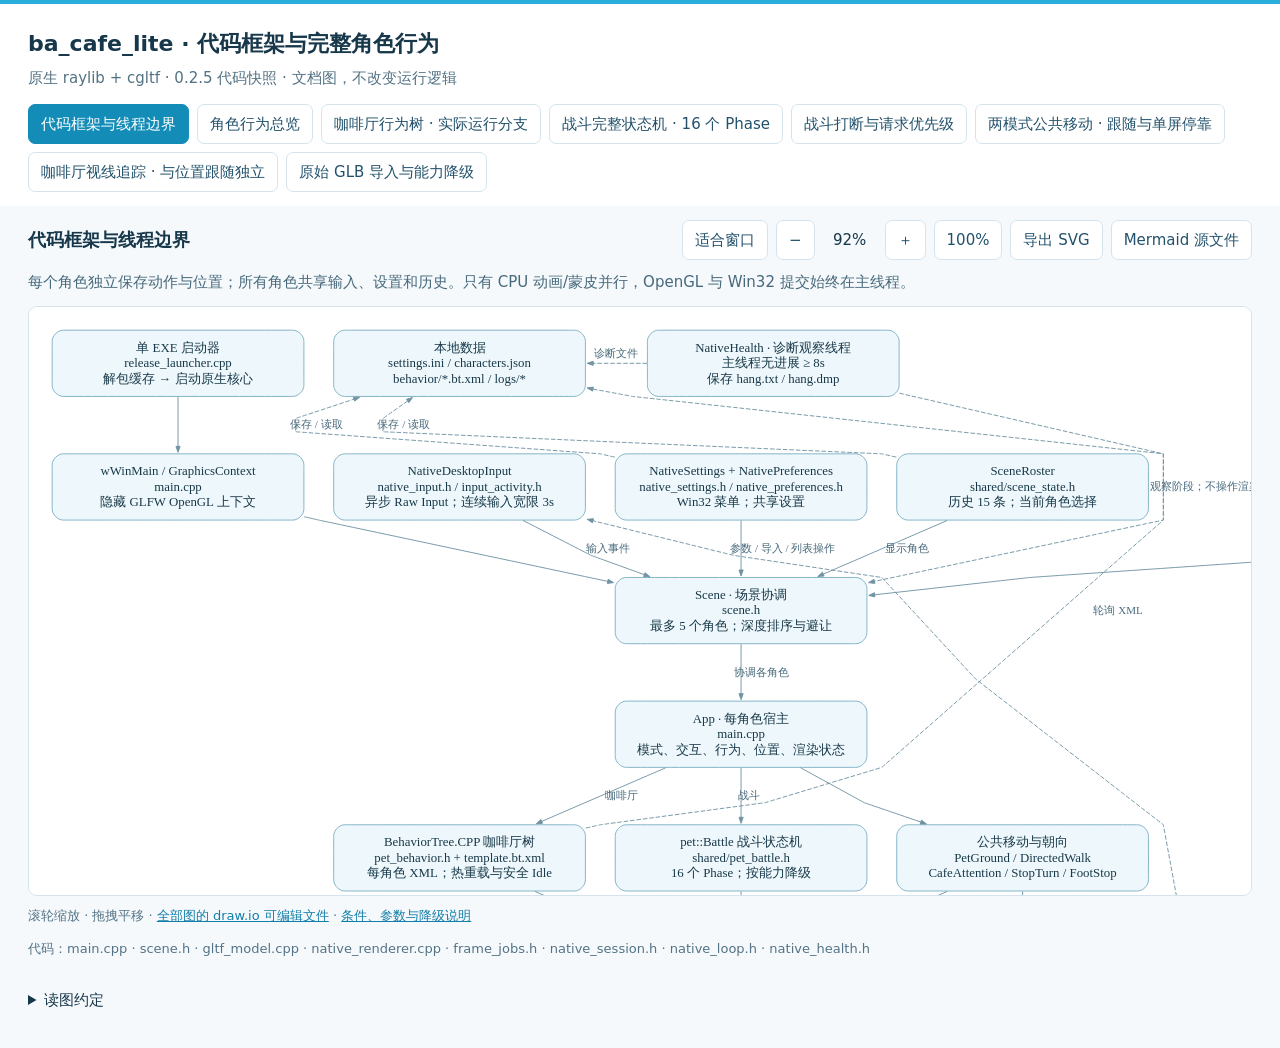
<file: design/diagrams/index.html>
<!doctype html>
<html lang="zh-CN"><head><meta charset="utf-8"><meta name="viewport" content="width=device-width,initial-scale=1"><title>ba_cafe_lite · 代码与角色行为图</title>
<style>
*{box-sizing:border-box}body{margin:0;font:15px/1.6 "Microsoft YaHei UI",system-ui,sans-serif;color:#17374a;background:#f5f9fc}header{padding:22px 28px 14px;background:#fff;border-top:4px solid #2aaedb}h1{margin:0;font-size:22px;font-weight:600}header p{margin:5px 0 14px;color:#537284}nav{display:flex;flex-wrap:wrap;gap:8px}button,a.control{font:inherit;padding:7px 12px;border:1px solid #d4e3ec;border-radius:7px;background:#fff;color:#22516b;cursor:pointer;text-decoration:none}button:hover,a.control:hover{background:#eaf7fd}button[aria-selected=true]{background:#138db8;border-color:#138db8;color:#fff}button:focus-visible,a:focus-visible{outline:3px solid #82d9f4;outline-offset:2px}main{padding:14px 28px 24px}.bar{display:flex;gap:8px;align-items:center;flex-wrap:wrap;margin-bottom:10px}.bar h2{margin:0 auto 0 0;font-size:18px}#description{margin:8px 0 12px;max-width:1200px;color:#47697b}#canvas{height:calc(100vh - 310px);min-height:430px;background:#fff;border:1px solid #d4e3ec;border-radius:9px;overflow:auto;cursor:grab;touch-action:none}#canvas.dragging{cursor:grabbing}#canvas svg{display:block;max-width:none;flex-shrink:0}#zoom{min-width:54px;text-align:center;font-variant-numeric:tabular-nums}footer{display:flex;justify-content:space-between;gap:12px;flex-wrap:wrap;margin-top:10px;font-size:13px;color:#547386}footer a{color:#147ea8}#sources{overflow-wrap:anywhere}details{margin-top:16px;padding:12px 0}summary{cursor:pointer}details ul{padding-left:22px} @media(max-width:650px){header{padding:15px}main{padding:12px 15px}#canvas{height:65vh;min-height:350px}h1{font-size:19px}}
</style></head><body>
<header><h1>ba_cafe_lite · 代码框架与完整角色行为</h1><p>原生 raylib + cgltf · 0.2.5 代码快照 · 文档图，不改变运行逻辑</p><nav id="tabs" role="tablist" aria-label="图表分类"></nav></header>
<main><div class="bar"><h2 id="title"></h2><button id="fit">适合窗口</button><button id="minus" aria-label="缩小">−</button><output id="zoom" aria-live="polite"></output><button id="plus" aria-label="放大">＋</button><button id="actual">100%</button><a id="svg-link" class="control" download>导出 SVG</a><a id="mmd-link" class="control" download>Mermaid 源文件</a></div><p id="description"></p><div id="canvas" role="tabpanel" aria-label="图表，滚轮缩放、拖拽平移"></div><footer><span>滚轮缩放 · 拖拽平移 · <a href="ba-cafe-lite.drawio" download>全部图的 draw.io 可编辑文件</a> · <a href="README.md">条件、参数与降级说明</a></span><span id="sources"></span></footer>
<details><summary>读图约定</summary><ul><li>黄色菱形：条件判断；蓝色方框：状态、动作或代码模块；虚线：覆盖、说明或不启用的旧分支。</li><li>cafе / battle 是角色模式；战斗有 16 个 Phase。位置跟随、停靠和咖啡厅视线追踪属于宿主层覆盖。</li><li>图中动作名是语义角色；实际 GLB 动作由关键词、动作组和别名映射。缺少可选动作时按说明降级。</li><li>运行采用共享设置与每角色独立状态。发行默认参数见 README；现有用户设置和每角色 XML 可覆盖默认。</li></ul></details></main>
<script id="graph-data" type="application/json">[{"key":"01-architecture","title":"代码框架与线程边界","description":"每个角色独立保存动作与位置；所有角色共享输入、设置和历史。只有 CPU 动画/蒙皮并行，OpenGL 与 Win32 提交始终在主线程。","nodes":[{"id":"launch","label":"单 EXE 启动器\nrelease_launcher.cpp\n解包缓存 → 启动原生核心","kind":"state"},{"id":"entry","label":"wWinMain / GraphicsContext\nmain.cpp\n隐藏 GLFW OpenGL 上下文","kind":"state"},{"id":"scene","label":"Scene · 场景协调\nscene.h\n最多 5 个角色；深度排序与避让","kind":"state"},{"id":"input","label":"NativeDesktopInput\nnative_input.h / input_activity.h\n异步 Raw Input；连续输入宽限 3s","kind":"state"},{"id":"settings","label":"NativeSettings + NativePreferences\nnative_settings.h / native_preferences.h\nWin32 菜单；共享设置","kind":"state"},{"id":"roster","label":"SceneRoster\nshared/scene_state.h\n历史 15 条；当前角色选择","kind":"state"},{"id":"app","label":"App · 每角色宿主\nmain.cpp\n模式、交互、行为、位置、渲染状态","kind":"state"},{"id":"cafe","label":"BehaviorTree.CPP 咖啡厅树\npet_behavior.h + template.bt.xml\n每角色 XML；热重载与安全 Idle","kind":"state"},{"id":"battle","label":"pet::Battle 战斗状态机\nshared/pet_battle.h\n16 个 Phase；按能力降级","kind":"state"},{"id":"motion","label":"公共移动与朝向\nPetGround / DirectedWalk\nCafeAttention / StopTurn / FootStop","kind":"state"},{"id":"geometry","label":"DesktopGeometry / DesktopPath\n每网格待机边界；单屏停靠\nVisibleWindowEdges：可见窗口边","kind":"state"},{"id":"playback","label":"pet::Playback\nclip / time / loop / generation\n动作请求与宿主位置汇入帧状态","kind":"state"},{"id":"model","label":"GltfModel · 独立 cgltf 适配\ngltf_model.cpp / gltf_model.h\n原始 GLB；多 Skin 与 Morph","kind":"state"},{"id":"jobs","label":"FrameJobs · 持久工作线程\nframe_jobs.h\n逐角色 CPU 动画 / 蒙皮","kind":"state"},{"id":"barrier","label":"主线程等待全部 CPU 任务\n单角色内联计算\n完成后才上传/销毁模型","kind":"state"},{"id":"renderer","label":"NativeRenderer\nnative_renderer.cpp\n动态顶点上传 → 材质/线条绘制","kind":"state"},{"id":"fbo","label":"紧凑 FBO + 至多 2× SSAA\nGPU 回读 RGBA\n缓存姿态范围、帧和命中区域","kind":"state"},{"id":"win","label":"Win32 透明显示 + 输入窗\nUpdateLayeredWindow + alpha Region\n置顶；透明区域鼠标穿透","kind":"state"},{"id":"session","label":"NativeSession + NativeLoop\n125 Hz 动作计时；60 FPS 绘制\n睡眠/锁屏/熄屏暂停；消息预算","kind":"state"},{"id":"health","label":"NativeHealth · 诊断观察线程\n主线程无进展 ≥ 8s\n保存 hang.txt / hang.dmp","kind":"state"},{"id":"disk","label":"本地数据\nsettings.ini / characters.json\nbehavior/*.bt.xml / logs/*","kind":"data"}],"edges":[{"source":"launch","target":"entry","label":"","kind":"normal"},{"source":"entry","target":"scene","label":"","kind":"normal"},{"source":"input","target":"scene","label":"输入事件","kind":"normal"},{"source":"settings","target":"scene","label":"参数 / 导入 / 列表操作","kind":"normal"},{"source":"roster","target":"scene","label":"显示角色","kind":"normal"},{"source":"scene","target":"app","label":"协调各角色","kind":"normal"},{"source":"session","target":"scene","label":"消息与计时","kind":"normal"},{"source":"app","target":"cafe","label":"咖啡厅","kind":"normal"},{"source":"app","target":"battle","label":"战斗","kind":"normal"},{"source":"app","target":"motion","label":"","kind":"normal"},{"source":"motion","target":"geometry","label":"路径与落点检查","kind":"normal"},{"source":"cafe","target":"playback","label":"动作请求","kind":"normal"},{"source":"battle","target":"playback","label":"动作请求","kind":"normal"},{"source":"motion","target":"playback","label":"位置 / 朝向 / 覆盖动作","kind":"normal"},{"source":"model","target":"jobs","label":"各模型独占一个任务","kind":"normal"},{"source":"playback","target":"jobs","label":"采样帧状态","kind":"normal"},{"source":"jobs","target":"barrier","label":"全部 future 完成","kind":"normal"},{"source":"barrier","target":"renderer","label":"","kind":"normal"},{"source":"renderer","target":"fbo","label":"","kind":"normal"},{"source":"fbo","target":"win","label":"","kind":"normal"},{"source":"win","target":"input","label":"本角色鼠标交互","kind":"dashed"},{"source":"settings","target":"disk","label":"保存 / 读取","kind":"dashed"},{"source":"roster","target":"disk","label":"保存 / 读取","kind":"dashed"},{"source":"cafe","target":"disk","label":"轮询 XML","kind":"dashed"},{"source":"health","target":"disk","label":"诊断文件","kind":"dashed"},{"source":"health","target":"scene","label":"观察阶段；不操作渲染","kind":"dashed"}],"sources":["main.cpp","scene.h","gltf_model.cpp","native_renderer.cpp","frame_jobs.h","native_session.h","native_loop.h","native_health.h"],"direction":"TB","svg":"\u003c!-- Generated by graphviz version 14.1.3 (20260303.0454)\n -->\n\u003c!-- Title: G Pages: 1 -->\n\u003csvg width=\"1768pt\" height=\"1426pt\"\n viewBox=\"0.00 0.00 1768.00 1426.00\" xmlns=\"http://www.w3.org/2000/svg\" xmlns:xlink=\"http://www.w3.org/1999/xlink\">\n\u003cg id=\"graph0\" class=\"graph\" transform=\"scale(1 1) rotate(0) translate(25.2 1401)\">\n\u003ctitle>G\u003c/title>\n\u003c!-- launch -->\n\u003cg id=\"node1\" class=\"node\">\n\u003ctitle>launch\u003c/title>\n\u003cpath fill=\"#eef8fc\" stroke=\"#7cafc3\" d=\"M261.6,-1375.8C261.6,-1375.8 12,-1375.8 12,-1375.8 6,-1375.8 0,-1369.8 0,-1363.8 0,-1363.8 0,-1315.8 0,-1315.8 0,-1309.8 6,-1303.8 12,-1303.8 12,-1303.8 261.6,-1303.8 261.6,-1303.8 267.6,-1303.8 273.6,-1309.8 273.6,-1315.8 273.6,-1315.8 273.6,-1363.8 273.6,-1363.8 273.6,-1369.8 267.6,-1375.8 261.6,-1375.8\"/>\n\u003ctext xml:space=\"preserve\" text-anchor=\"middle\" x=\"136.8\" y=\"-1352.4\" font-family=\"Microsoft YaHei\" font-size=\"14.00\" fill=\"#183848\">单 EXE 启动器\u003c/text>\n\u003ctext xml:space=\"preserve\" text-anchor=\"middle\" x=\"136.8\" y=\"-1335.6\" font-family=\"Microsoft YaHei\" font-size=\"14.00\" fill=\"#183848\">release_launcher.cpp\u003c/text>\n\u003ctext xml:space=\"preserve\" text-anchor=\"middle\" x=\"136.8\" y=\"-1318.8\" font-family=\"Microsoft YaHei\" font-size=\"14.00\" fill=\"#183848\">解包缓存 → 启动原生核心\u003c/text>\n\u003c/g>\n\u003c!-- entry -->\n\u003cg id=\"node2\" class=\"node\">\n\u003ctitle>entry\u003c/title>\n\u003cpath fill=\"#eef8fc\" stroke=\"#7cafc3\" d=\"M261.6,-1241.4C261.6,-1241.4 12,-1241.4 12,-1241.4 6,-1241.4 0,-1235.4 0,-1229.4 0,-1229.4 0,-1181.4 0,-1181.4 0,-1175.4 6,-1169.4 12,-1169.4 12,-1169.4 261.6,-1169.4 261.6,-1169.4 267.6,-1169.4 273.6,-1175.4 273.6,-1181.4 273.6,-1181.4 273.6,-1229.4 273.6,-1229.4 273.6,-1235.4 267.6,-1241.4 261.6,-1241.4\"/>\n\u003ctext xml:space=\"preserve\" text-anchor=\"middle\" x=\"136.8\" y=\"-1218\" font-family=\"Microsoft YaHei\" font-size=\"14.00\" fill=\"#183848\">wWinMain / GraphicsContext\u003c/text>\n\u003ctext xml:space=\"preserve\" text-anchor=\"middle\" x=\"136.8\" y=\"-1201.2\" font-family=\"Microsoft YaHei\" font-size=\"14.00\" fill=\"#183848\">main.cpp\u003c/text>\n\u003ctext xml:space=\"preserve\" text-anchor=\"middle\" x=\"136.8\" y=\"-1184.4\" font-family=\"Microsoft YaHei\" font-size=\"14.00\" fill=\"#183848\">隐藏 GLFW OpenGL 上下文\u003c/text>\n\u003c/g>\n\u003c!-- launch&#45;&gt;entry -->\n\u003cg id=\"edge1\" class=\"edge\">\n\u003ctitle>launch&#45;&gt;entry\u003c/title>\n\u003cpath fill=\"none\" stroke=\"#7093a3\" d=\"M136.8,-1303.32C136.8,-1286.71 136.8,-1266.79 136.8,-1249.34\"/>\n\u003cpolygon fill=\"#7093a3\" stroke=\"#7093a3\" points=\"139.08,-1249.53 136.8,-1243.03 134.53,-1249.53 139.08,-1249.53\"/>\n\u003c/g>\n\u003c!-- scene -->\n\u003cg id=\"node3\" class=\"node\">\n\u003ctitle>scene\u003c/title>\n\u003cpath fill=\"#eef8fc\" stroke=\"#7cafc3\" d=\"M873.6,-1107C873.6,-1107 624,-1107 624,-1107 618,-1107 612,-1101 612,-1095 612,-1095 612,-1047 612,-1047 612,-1041 618,-1035 624,-1035 624,-1035 873.6,-1035 873.6,-1035 879.6,-1035 885.6,-1041 885.6,-1047 885.6,-1047 885.6,-1095 885.6,-1095 885.6,-1101 879.6,-1107 873.6,-1107\"/>\n\u003ctext xml:space=\"preserve\" text-anchor=\"middle\" x=\"748.8\" y=\"-1083.6\" font-family=\"Microsoft YaHei\" font-size=\"14.00\" fill=\"#183848\">Scene · 场景协调\u003c/text>\n\u003ctext xml:space=\"preserve\" text-anchor=\"middle\" x=\"748.8\" y=\"-1066.8\" font-family=\"Microsoft YaHei\" font-size=\"14.00\" fill=\"#183848\">scene.h\u003c/text>\n\u003ctext xml:space=\"preserve\" text-anchor=\"middle\" x=\"748.8\" y=\"-1050\" font-family=\"Microsoft YaHei\" font-size=\"14.00\" fill=\"#183848\">最多 5 个角色；深度排序与避让\u003c/text>\n\u003c/g>\n\u003c!-- entry&#45;&gt;scene -->\n\u003cg id=\"edge2\" class=\"edge\">\n\u003ctitle>entry&#45;&gt;scene\u003c/title>\n\u003cpath fill=\"none\" stroke=\"#7093a3\" d=\"M274,-1173.01C283.73,-1170.79 289.8,-1169.4 289.8,-1169.4 289.8,-1169.4 469.59,-1131.25 604.13,-1102.7\"/>\n\u003cpolygon fill=\"#7093a3\" stroke=\"#7093a3\" points=\"604.34,-1104.98 610.23,-1101.41 603.4,-1100.53 604.34,-1104.98\"/>\n\u003c/g>\n\u003c!-- app -->\n\u003cg id=\"node7\" class=\"node\">\n\u003ctitle>app\u003c/title>\n\u003cpath fill=\"#eef8fc\" stroke=\"#7cafc3\" d=\"M873.6,-972.6C873.6,-972.6 624,-972.6 624,-972.6 618,-972.6 612,-966.6 612,-960.6 612,-960.6 612,-912.6 612,-912.6 612,-906.6 618,-900.6 624,-900.6 624,-900.6 873.6,-900.6 873.6,-900.6 879.6,-900.6 885.6,-906.6 885.6,-912.6 885.6,-912.6 885.6,-960.6 885.6,-960.6 885.6,-966.6 879.6,-972.6 873.6,-972.6\"/>\n\u003ctext xml:space=\"preserve\" text-anchor=\"middle\" x=\"748.8\" y=\"-949.2\" font-family=\"Microsoft YaHei\" font-size=\"14.00\" fill=\"#183848\">App · 每角色宿主\u003c/text>\n\u003ctext xml:space=\"preserve\" text-anchor=\"middle\" x=\"748.8\" y=\"-932.4\" font-family=\"Microsoft YaHei\" font-size=\"14.00\" fill=\"#183848\">main.cpp\u003c/text>\n\u003ctext xml:space=\"preserve\" text-anchor=\"middle\" x=\"748.8\" y=\"-915.6\" font-family=\"Microsoft YaHei\" font-size=\"14.00\" fill=\"#183848\">模式、交互、行为、位置、渲染状态\u003c/text>\n\u003c/g>\n\u003c!-- scene&#45;&gt;app -->\n\u003cg id=\"edge6\" class=\"edge\">\n\u003ctitle>scene&#45;&gt;app\u003c/title>\n\u003cpath fill=\"none\" stroke=\"#7093a3\" d=\"M748.8,-1034.52C748.8,-1017.91 748.8,-997.99 748.8,-980.54\"/>\n\u003cpolygon fill=\"#7093a3\" stroke=\"#7093a3\" points=\"751.08,-980.73 748.8,-974.23 746.53,-980.73 751.08,-980.73\"/>\n\u003ctext xml:space=\"preserve\" text-anchor=\"middle\" x=\"771.3\" y=\"-1000.2\" font-family=\"Microsoft YaHei\" font-size=\"12.00\" fill=\"#47697b\">协调各角色\u003c/text>\n\u003c/g>\n\u003c!-- input -->\n\u003cg id=\"node4\" class=\"node\">\n\u003ctitle>input\u003c/title>\n\u003cpath fill=\"#eef8fc\" stroke=\"#7cafc3\" d=\"M567.6,-1241.4C567.6,-1241.4 318,-1241.4 318,-1241.4 312,-1241.4 306,-1235.4 306,-1229.4 306,-1229.4 306,-1181.4 306,-1181.4 306,-1175.4 312,-1169.4 318,-1169.4 318,-1169.4 567.6,-1169.4 567.6,-1169.4 573.6,-1169.4 579.6,-1175.4 579.6,-1181.4 579.6,-1181.4 579.6,-1229.4 579.6,-1229.4 579.6,-1235.4 573.6,-1241.4 567.6,-1241.4\"/>\n\u003ctext xml:space=\"preserve\" text-anchor=\"middle\" x=\"442.8\" y=\"-1218\" font-family=\"Microsoft YaHei\" font-size=\"14.00\" fill=\"#183848\">NativeDesktopInput\u003c/text>\n\u003ctext xml:space=\"preserve\" text-anchor=\"middle\" x=\"442.8\" y=\"-1201.2\" font-family=\"Microsoft YaHei\" font-size=\"14.00\" fill=\"#183848\">native_input.h / input_activity.h\u003c/text>\n\u003ctext xml:space=\"preserve\" text-anchor=\"middle\" x=\"442.8\" y=\"-1184.4\" font-family=\"Microsoft YaHei\" font-size=\"14.00\" fill=\"#183848\">异步 Raw Input；连续输入宽限 3s\u003c/text>\n\u003c/g>\n\u003c!-- input&#45;&gt;scene -->\n\u003cg id=\"edge3\" class=\"edge\">\n\u003ctitle>input&#45;&gt;scene\u003c/title>\n\u003cpath fill=\"none\" stroke=\"#7093a3\" d=\"M511.79,-1168.99C548.35,-1150.22 585.8,-1131 585.8,-1131 585.8,-1131 612.29,-1121.41 643.91,-1109.97\"/>\n\u003cpolygon fill=\"#7093a3\" stroke=\"#7093a3\" points=\"644.4,-1112.21 649.74,-1107.86 642.85,-1107.93 644.4,-1112.21\"/>\n\u003ctext xml:space=\"preserve\" text-anchor=\"middle\" x=\"603.8\" y=\"-1134.6\" font-family=\"Microsoft YaHei\" font-size=\"12.00\" fill=\"#47697b\">输入事件\u003c/text>\n\u003c/g>\n\u003c!-- settings -->\n\u003cg id=\"node5\" class=\"node\">\n\u003ctitle>settings\u003c/title>\n\u003cpath fill=\"#eef8fc\" stroke=\"#7cafc3\" d=\"M873.6,-1241.4C873.6,-1241.4 624,-1241.4 624,-1241.4 618,-1241.4 612,-1235.4 612,-1229.4 612,-1229.4 612,-1181.4 612,-1181.4 612,-1175.4 618,-1169.4 624,-1169.4 624,-1169.4 873.6,-1169.4 873.6,-1169.4 879.6,-1169.4 885.6,-1175.4 885.6,-1181.4 885.6,-1181.4 885.6,-1229.4 885.6,-1229.4 885.6,-1235.4 879.6,-1241.4 873.6,-1241.4\"/>\n\u003ctext xml:space=\"preserve\" text-anchor=\"middle\" x=\"748.8\" y=\"-1218\" font-family=\"Microsoft YaHei\" font-size=\"14.00\" fill=\"#183848\">NativeSettings + NativePreferences\u003c/text>\n\u003ctext xml:space=\"preserve\" text-anchor=\"middle\" x=\"748.8\" y=\"-1201.2\" font-family=\"Microsoft YaHei\" font-size=\"14.00\" fill=\"#183848\">native_settings.h / native_preferences.h\u003c/text>\n\u003ctext xml:space=\"preserve\" text-anchor=\"middle\" x=\"748.8\" y=\"-1184.4\" font-family=\"Microsoft YaHei\" font-size=\"14.00\" fill=\"#183848\">Win32 菜单；共享设置\u003c/text>\n\u003c/g>\n\u003c!-- settings&#45;&gt;scene -->\n\u003cg id=\"edge4\" class=\"edge\">\n\u003ctitle>settings&#45;&gt;scene\u003c/title>\n\u003cpath fill=\"none\" stroke=\"#7093a3\" d=\"M748.8,-1168.92C748.8,-1152.31 748.8,-1132.39 748.8,-1114.94\"/>\n\u003cpolygon fill=\"#7093a3\" stroke=\"#7093a3\" points=\"751.08,-1115.13 748.8,-1108.63 746.53,-1115.13 751.08,-1115.13\"/>\n\u003ctext xml:space=\"preserve\" text-anchor=\"middle\" x=\"794.13\" y=\"-1134.6\" font-family=\"Microsoft YaHei\" font-size=\"12.00\" fill=\"#47697b\">参数 / 导入 / 列表操作\u003c/text>\n\u003c/g>\n\u003c!-- disk -->\n\u003cg id=\"node21\" class=\"node\">\n\u003ctitle>disk\u003c/title>\n\u003cpath fill=\"#eef8fc\" stroke=\"#7cafc3\" d=\"M567.6,-1375.8C567.6,-1375.8 318,-1375.8 318,-1375.8 312,-1375.8 306,-1369.8 306,-1363.8 306,-1363.8 306,-1315.8 306,-1315.8 306,-1309.8 312,-1303.8 318,-1303.8 318,-1303.8 567.6,-1303.8 567.6,-1303.8 573.6,-1303.8 579.6,-1309.8 579.6,-1315.8 579.6,-1315.8 579.6,-1363.8 579.6,-1363.8 579.6,-1369.8 573.6,-1375.8 567.6,-1375.8\"/>\n\u003ctext xml:space=\"preserve\" text-anchor=\"middle\" x=\"442.8\" y=\"-1352.4\" font-family=\"Microsoft YaHei\" font-size=\"14.00\" fill=\"#183848\">本地数据\u003c/text>\n\u003ctext xml:space=\"preserve\" text-anchor=\"middle\" x=\"442.8\" y=\"-1335.6\" font-family=\"Microsoft YaHei\" font-size=\"14.00\" fill=\"#183848\">settings.ini / characters.json\u003c/text>\n\u003ctext xml:space=\"preserve\" text-anchor=\"middle\" x=\"442.8\" y=\"-1318.8\" font-family=\"Microsoft YaHei\" font-size=\"14.00\" fill=\"#183848\">behavior/*.bt.xml / logs/*\u003c/text>\n\u003c/g>\n\u003c!-- settings&#45;&gt;disk -->\n\u003cg id=\"edge22\" class=\"edge\">\n\u003ctitle>settings&#45;&gt;disk\u003c/title>\n\u003cpath fill=\"none\" stroke=\"#7093a3\" stroke-dasharray=\"5,2\" d=\"M611.6,-1237.79C601.87,-1240.01 595.8,-1241.4 595.8,-1241.4 595.8,-1241.4 264.47,-1265.4 264.47,-1265.4 264.47,-1265.4 264.47,-1279.8 264.47,-1279.8 264.47,-1279.8 293.56,-1289.42 328.24,-1300.9\"/>\n\u003cpolygon fill=\"#7093a3\" stroke=\"#7093a3\" points=\"327.39,-1303.02 334.28,-1302.9 328.82,-1298.7 327.39,-1303.02\"/>\n\u003ctext xml:space=\"preserve\" text-anchor=\"middle\" x=\"287.13\" y=\"-1269\" font-family=\"Microsoft YaHei\" font-size=\"12.00\" fill=\"#47697b\">保存 / 读取\u003c/text>\n\u003c/g>\n\u003c!-- roster -->\n\u003cg id=\"node6\" class=\"node\">\n\u003ctitle>roster\u003c/title>\n\u003cpath fill=\"#eef8fc\" stroke=\"#7cafc3\" d=\"M1179.6,-1241.4C1179.6,-1241.4 930,-1241.4 930,-1241.4 924,-1241.4 918,-1235.4 918,-1229.4 918,-1229.4 918,-1181.4 918,-1181.4 918,-1175.4 924,-1169.4 930,-1169.4 930,-1169.4 1179.6,-1169.4 1179.6,-1169.4 1185.6,-1169.4 1191.6,-1175.4 1191.6,-1181.4 1191.6,-1181.4 1191.6,-1229.4 1191.6,-1229.4 1191.6,-1235.4 1185.6,-1241.4 1179.6,-1241.4\"/>\n\u003ctext xml:space=\"preserve\" text-anchor=\"middle\" x=\"1054.8\" y=\"-1218\" font-family=\"Microsoft YaHei\" font-size=\"14.00\" fill=\"#183848\">SceneRoster\u003c/text>\n\u003ctext xml:space=\"preserve\" text-anchor=\"middle\" x=\"1054.8\" y=\"-1201.2\" font-family=\"Microsoft YaHei\" font-size=\"14.00\" fill=\"#183848\">shared/scene_state.h\u003c/text>\n\u003ctext xml:space=\"preserve\" text-anchor=\"middle\" x=\"1054.8\" y=\"-1184.4\" font-family=\"Microsoft YaHei\" font-size=\"14.00\" fill=\"#183848\">历史 15 条；当前角色选择\u003c/text>\n\u003c/g>\n\u003c!-- roster&#45;&gt;scene -->\n\u003cg id=\"edge5\" class=\"edge\">\n\u003ctitle>roster&#45;&gt;scene\u003c/title>\n\u003cpath fill=\"none\" stroke=\"#7093a3\" d=\"M972.8,-1168.92C931.21,-1150.93 880.63,-1129.04 838.07,-1110.62\"/>\n\u003cpolygon fill=\"#7093a3\" stroke=\"#7093a3\" points=\"839.02,-1108.56 832.15,-1108.06 837.21,-1112.73 839.02,-1108.56\"/>\n\u003ctext xml:space=\"preserve\" text-anchor=\"middle\" x=\"928.98\" y=\"-1134.6\" font-family=\"Microsoft YaHei\" font-size=\"12.00\" fill=\"#47697b\">显示角色\u003c/text>\n\u003c/g>\n\u003c!-- roster&#45;&gt;disk -->\n\u003cg id=\"edge23\" class=\"edge\">\n\u003ctitle>roster&#45;&gt;disk\u003c/title>\n\u003cpath fill=\"none\" stroke=\"#7093a3\" stroke-dasharray=\"5,2\" d=\"M917.6,-1237.79C907.87,-1240.01 901.8,-1241.4 901.8,-1241.4 901.8,-1241.4 359.47,-1265.4 359.47,-1265.4 359.47,-1265.4 359.47,-1279.8 359.47,-1279.8 359.47,-1279.8 371.46,-1288.29 386.35,-1298.83\"/>\n\u003cpolygon fill=\"#7093a3\" stroke=\"#7093a3\" points=\"385.03,-1300.68 391.65,-1302.58 387.66,-1296.97 385.03,-1300.68\"/>\n\u003ctext xml:space=\"preserve\" text-anchor=\"middle\" x=\"382.13\" y=\"-1269\" font-family=\"Microsoft YaHei\" font-size=\"12.00\" fill=\"#47697b\">保存 / 读取\u003c/text>\n\u003c/g>\n\u003c!-- cafe -->\n\u003cg id=\"node8\" class=\"node\">\n\u003ctitle>cafe\u003c/title>\n\u003cpath fill=\"#eef8fc\" stroke=\"#7cafc3\" d=\"M567.6,-838.2C567.6,-838.2 318,-838.2 318,-838.2 312,-838.2 306,-832.2 306,-826.2 306,-826.2 306,-778.2 306,-778.2 306,-772.2 312,-766.2 318,-766.2 318,-766.2 567.6,-766.2 567.6,-766.2 573.6,-766.2 579.6,-772.2 579.6,-778.2 579.6,-778.2 579.6,-826.2 579.6,-826.2 579.6,-832.2 573.6,-838.2 567.6,-838.2\"/>\n\u003ctext xml:space=\"preserve\" text-anchor=\"middle\" x=\"442.8\" y=\"-814.8\" font-family=\"Microsoft YaHei\" font-size=\"14.00\" fill=\"#183848\">BehaviorTree.CPP 咖啡厅树\u003c/text>\n\u003ctext xml:space=\"preserve\" text-anchor=\"middle\" x=\"442.8\" y=\"-798\" font-family=\"Microsoft YaHei\" font-size=\"14.00\" fill=\"#183848\">pet_behavior.h + template.bt.xml\u003c/text>\n\u003ctext xml:space=\"preserve\" text-anchor=\"middle\" x=\"442.8\" y=\"-781.2\" font-family=\"Microsoft YaHei\" font-size=\"14.00\" fill=\"#183848\">每角色 XML；热重载与安全 Idle\u003c/text>\n\u003c/g>\n\u003c!-- app&#45;&gt;cafe -->\n\u003cg id=\"edge8\" class=\"edge\">\n\u003ctitle>app&#45;&gt;cafe\u003c/title>\n\u003cpath fill=\"none\" stroke=\"#7093a3\" d=\"M666.8,-900.12C625.21,-882.13 574.63,-860.24 532.07,-841.82\"/>\n\u003cpolygon fill=\"#7093a3\" stroke=\"#7093a3\" points=\"533.02,-839.76 526.15,-839.26 531.21,-843.93 533.02,-839.76\"/>\n\u003ctext xml:space=\"preserve\" text-anchor=\"middle\" x=\"618.48\" y=\"-865.8\" font-family=\"Microsoft YaHei\" font-size=\"12.00\" fill=\"#47697b\">咖啡厅\u003c/text>\n\u003c/g>\n\u003c!-- battle -->\n\u003cg id=\"node9\" class=\"node\">\n\u003ctitle>battle\u003c/title>\n\u003cpath fill=\"#eef8fc\" stroke=\"#7cafc3\" d=\"M873.6,-838.2C873.6,-838.2 624,-838.2 624,-838.2 618,-838.2 612,-832.2 612,-826.2 612,-826.2 612,-778.2 612,-778.2 612,-772.2 618,-766.2 624,-766.2 624,-766.2 873.6,-766.2 873.6,-766.2 879.6,-766.2 885.6,-772.2 885.6,-778.2 885.6,-778.2 885.6,-826.2 885.6,-826.2 885.6,-832.2 879.6,-838.2 873.6,-838.2\"/>\n\u003ctext xml:space=\"preserve\" text-anchor=\"middle\" x=\"748.8\" y=\"-814.8\" font-family=\"Microsoft YaHei\" font-size=\"14.00\" fill=\"#183848\">pet::Battle 战斗状态机\u003c/text>\n\u003ctext xml:space=\"preserve\" text-anchor=\"middle\" x=\"748.8\" y=\"-798\" font-family=\"Microsoft YaHei\" font-size=\"14.00\" fill=\"#183848\">shared/pet_battle.h\u003c/text>\n\u003ctext xml:space=\"preserve\" text-anchor=\"middle\" x=\"748.8\" y=\"-781.2\" font-family=\"Microsoft YaHei\" font-size=\"14.00\" fill=\"#183848\">16 个 Phase；按能力降级\u003c/text>\n\u003c/g>\n\u003c!-- app&#45;&gt;battle -->\n\u003cg id=\"edge9\" class=\"edge\">\n\u003ctitle>app&#45;&gt;battle\u003c/title>\n\u003cpath fill=\"none\" stroke=\"#7093a3\" d=\"M748.8,-900.12C748.8,-883.51 748.8,-863.59 748.8,-846.14\"/>\n\u003cpolygon fill=\"#7093a3\" stroke=\"#7093a3\" points=\"751.08,-846.33 748.8,-839.83 746.53,-846.33 751.08,-846.33\"/>\n\u003ctext xml:space=\"preserve\" text-anchor=\"middle\" x=\"757.8\" y=\"-865.8\" font-family=\"Microsoft YaHei\" font-size=\"12.00\" fill=\"#47697b\">战斗\u003c/text>\n\u003c/g>\n\u003c!-- motion -->\n\u003cg id=\"node10\" class=\"node\">\n\u003ctitle>motion\u003c/title>\n\u003cpath fill=\"#eef8fc\" stroke=\"#7cafc3\" d=\"M1179.6,-838.2C1179.6,-838.2 930,-838.2 930,-838.2 924,-838.2 918,-832.2 918,-826.2 918,-826.2 918,-778.2 918,-778.2 918,-772.2 924,-766.2 930,-766.2 930,-766.2 1179.6,-766.2 1179.6,-766.2 1185.6,-766.2 1191.6,-772.2 1191.6,-778.2 1191.6,-778.2 1191.6,-826.2 1191.6,-826.2 1191.6,-832.2 1185.6,-838.2 1179.6,-838.2\"/>\n\u003ctext xml:space=\"preserve\" text-anchor=\"middle\" x=\"1054.8\" y=\"-814.8\" font-family=\"Microsoft YaHei\" font-size=\"14.00\" fill=\"#183848\">公共移动与朝向\u003c/text>\n\u003ctext xml:space=\"preserve\" text-anchor=\"middle\" x=\"1054.8\" y=\"-798\" font-family=\"Microsoft YaHei\" font-size=\"14.00\" fill=\"#183848\">PetGround / DirectedWalk\u003c/text>\n\u003ctext xml:space=\"preserve\" text-anchor=\"middle\" x=\"1054.8\" y=\"-781.2\" font-family=\"Microsoft YaHei\" font-size=\"14.00\" fill=\"#183848\">CafeAttention / StopTurn / FootStop\u003c/text>\n\u003c/g>\n\u003c!-- app&#45;&gt;motion -->\n\u003cg id=\"edge10\" class=\"edge\">\n\u003ctitle>app&#45;&gt;motion\u003c/title>\n\u003cpath fill=\"none\" stroke=\"#7093a3\" d=\"M813.44,-900.19C847.71,-881.42 882.8,-862.2 882.8,-862.2 882.8,-862.2 910.98,-852.53 944.54,-841.02\"/>\n\u003cpolygon fill=\"#7093a3\" stroke=\"#7093a3\" points=\"944.93,-843.29 950.34,-839.03 943.45,-838.99 944.93,-843.29\"/>\n\u003c/g>\n\u003c!-- playback -->\n\u003cg id=\"node12\" class=\"node\">\n\u003ctitle>playback\u003c/title>\n\u003cpath fill=\"#eef8fc\" stroke=\"#7cafc3\" d=\"M873.6,-703.8C873.6,-703.8 624,-703.8 624,-703.8 618,-703.8 612,-697.8 612,-691.8 612,-691.8 612,-643.8 612,-643.8 612,-637.8 618,-631.8 624,-631.8 624,-631.8 873.6,-631.8 873.6,-631.8 879.6,-631.8 885.6,-637.8 885.6,-643.8 885.6,-643.8 885.6,-691.8 885.6,-691.8 885.6,-697.8 879.6,-703.8 873.6,-703.8\"/>\n\u003ctext xml:space=\"preserve\" text-anchor=\"middle\" x=\"748.8\" y=\"-680.4\" font-family=\"Microsoft YaHei\" font-size=\"14.00\" fill=\"#183848\">pet::Playback\u003c/text>\n\u003ctext xml:space=\"preserve\" text-anchor=\"middle\" x=\"748.8\" y=\"-663.6\" font-family=\"Microsoft YaHei\" font-size=\"14.00\" fill=\"#183848\">clip / time / loop / generation\u003c/text>\n\u003ctext xml:space=\"preserve\" text-anchor=\"middle\" x=\"748.8\" y=\"-646.8\" font-family=\"Microsoft YaHei\" font-size=\"14.00\" fill=\"#183848\">动作请求与宿主位置汇入帧状态\u003c/text>\n\u003c/g>\n\u003c!-- cafe&#45;&gt;playback -->\n\u003cg id=\"edge12\" class=\"edge\">\n\u003ctitle>cafe&#45;&gt;playback\u003c/title>\n\u003cpath fill=\"none\" stroke=\"#7093a3\" d=\"M524.8,-765.72C566.39,-747.73 616.97,-725.84 659.53,-707.42\"/>\n\u003cpolygon fill=\"#7093a3\" stroke=\"#7093a3\" points=\"660.39,-709.53 665.45,-704.86 658.58,-705.36 660.39,-709.53\"/>\n\u003ctext xml:space=\"preserve\" text-anchor=\"middle\" x=\"622.98\" y=\"-731.4\" font-family=\"Microsoft YaHei\" font-size=\"12.00\" fill=\"#47697b\">动作请求\u003c/text>\n\u003c/g>\n\u003c!-- cafe&#45;&gt;disk -->\n\u003cg id=\"edge24\" class=\"edge\">\n\u003ctitle>cafe&#45;&gt;disk\u003c/title>\n\u003cpath fill=\"none\" stroke=\"#7093a3\" stroke-dasharray=\"5,2\" d=\"M580,-834.59C589.73,-836.81 595.8,-838.2 595.8,-838.2 595.8,-838.2 774.8,-862.2 774.8,-862.2 774.8,-862.2 901.8,-900.6 901.8,-900.6 901.8,-900.6 1207.8,-1169.4 1207.8,-1169.4 1207.8,-1169.4 1207.8,-1241.4 1207.8,-1241.4 1207.8,-1241.4 630.8,-1303.8 630.8,-1303.8 630.8,-1303.8 612.61,-1307.19 587.54,-1311.85\"/>\n\u003cpolygon fill=\"#7093a3\" stroke=\"#7093a3\" points=\"587.39,-1309.57 581.41,-1312.99 588.22,-1314.04 587.39,-1309.57\"/>\n\u003ctext xml:space=\"preserve\" text-anchor=\"middle\" x=\"1158.62\" y=\"-1067.4\" font-family=\"Microsoft YaHei\" font-size=\"12.00\" fill=\"#47697b\">轮询 XML\u003c/text>\n\u003c/g>\n\u003c!-- battle&#45;&gt;playback -->\n\u003cg id=\"edge13\" class=\"edge\">\n\u003ctitle>battle&#45;&gt;playback\u003c/title>\n\u003cpath fill=\"none\" stroke=\"#7093a3\" d=\"M748.8,-765.72C748.8,-749.11 748.8,-729.19 748.8,-711.74\"/>\n\u003cpolygon fill=\"#7093a3\" stroke=\"#7093a3\" points=\"751.08,-711.93 748.8,-705.43 746.53,-711.93 751.08,-711.93\"/>\n\u003ctext xml:space=\"preserve\" text-anchor=\"middle\" x=\"766.8\" y=\"-731.4\" font-family=\"Microsoft YaHei\" font-size=\"12.00\" fill=\"#47697b\">动作请求\u003c/text>\n\u003c/g>\n\u003c!-- geometry -->\n\u003cg id=\"node11\" class=\"node\">\n\u003ctitle>geometry\u003c/title>\n\u003cpath fill=\"#eef8fc\" stroke=\"#7cafc3\" d=\"M1179.6,-703.8C1179.6,-703.8 930,-703.8 930,-703.8 924,-703.8 918,-697.8 918,-691.8 918,-691.8 918,-643.8 918,-643.8 918,-637.8 924,-631.8 930,-631.8 930,-631.8 1179.6,-631.8 1179.6,-631.8 1185.6,-631.8 1191.6,-637.8 1191.6,-643.8 1191.6,-643.8 1191.6,-691.8 1191.6,-691.8 1191.6,-697.8 1185.6,-703.8 1179.6,-703.8\"/>\n\u003ctext xml:space=\"preserve\" text-anchor=\"middle\" x=\"1054.8\" y=\"-680.4\" font-family=\"Microsoft YaHei\" font-size=\"14.00\" fill=\"#183848\">DesktopGeometry / DesktopPath\u003c/text>\n\u003ctext xml:space=\"preserve\" text-anchor=\"middle\" x=\"1054.8\" y=\"-663.6\" font-family=\"Microsoft YaHei\" font-size=\"14.00\" fill=\"#183848\">每网格待机边界；单屏停靠\u003c/text>\n\u003ctext xml:space=\"preserve\" text-anchor=\"middle\" x=\"1054.8\" y=\"-646.8\" font-family=\"Microsoft YaHei\" font-size=\"14.00\" fill=\"#183848\">VisibleWindowEdges：可见窗口边\u003c/text>\n\u003c/g>\n\u003c!-- motion&#45;&gt;geometry -->\n\u003cg id=\"edge11\" class=\"edge\">\n\u003ctitle>motion&#45;&gt;geometry\u003c/title>\n\u003cpath fill=\"none\" stroke=\"#7093a3\" d=\"M1054.8,-765.72C1054.8,-749.11 1054.8,-729.19 1054.8,-711.74\"/>\n\u003cpolygon fill=\"#7093a3\" stroke=\"#7093a3\" points=\"1057.08,-711.93 1054.8,-705.43 1052.53,-711.93 1057.08,-711.93\"/>\n\u003ctext xml:space=\"preserve\" text-anchor=\"middle\" x=\"1086.3\" y=\"-731.4\" font-family=\"Microsoft YaHei\" font-size=\"12.00\" fill=\"#47697b\">路径与落点检查\u003c/text>\n\u003c/g>\n\u003c!-- motion&#45;&gt;playback -->\n\u003cg id=\"edge14\" class=\"edge\">\n\u003ctitle>motion&#45;&gt;playback\u003c/title>\n\u003cpath fill=\"none\" stroke=\"#7093a3\" d=\"M972.8,-765.72C931.21,-747.73 880.63,-725.84 838.07,-707.42\"/>\n\u003cpolygon fill=\"#7093a3\" stroke=\"#7093a3\" points=\"839.02,-705.36 832.15,-704.86 837.21,-709.53 839.02,-705.36\"/>\n\u003ctext xml:space=\"preserve\" text-anchor=\"middle\" x=\"956.31\" y=\"-731.4\" font-family=\"Microsoft YaHei\" font-size=\"12.00\" fill=\"#47697b\">位置 / 朝向 / 覆盖动作\u003c/text>\n\u003c/g>\n\u003c!-- jobs -->\n\u003cg id=\"node14\" class=\"node\">\n\u003ctitle>jobs\u003c/title>\n\u003cpath fill=\"#eef8fc\" stroke=\"#7cafc3\" d=\"M1357.6,-569.4C1357.6,-569.4 1108,-569.4 1108,-569.4 1102,-569.4 1096,-563.4 1096,-557.4 1096,-557.4 1096,-509.4 1096,-509.4 1096,-503.4 1102,-497.4 1108,-497.4 1108,-497.4 1357.6,-497.4 1357.6,-497.4 1363.6,-497.4 1369.6,-503.4 1369.6,-509.4 1369.6,-509.4 1369.6,-557.4 1369.6,-557.4 1369.6,-563.4 1363.6,-569.4 1357.6,-569.4\"/>\n\u003ctext xml:space=\"preserve\" text-anchor=\"middle\" x=\"1232.8\" y=\"-546\" font-family=\"Microsoft YaHei\" font-size=\"14.00\" fill=\"#183848\">FrameJobs · 持久工作线程\u003c/text>\n\u003ctext xml:space=\"preserve\" text-anchor=\"middle\" x=\"1232.8\" y=\"-529.2\" font-family=\"Microsoft YaHei\" font-size=\"14.00\" fill=\"#183848\">frame_jobs.h\u003c/text>\n\u003ctext xml:space=\"preserve\" text-anchor=\"middle\" x=\"1232.8\" y=\"-512.4\" font-family=\"Microsoft YaHei\" font-size=\"14.00\" fill=\"#183848\">逐角色 CPU 动画 / 蒙皮\u003c/text>\n\u003c/g>\n\u003c!-- playback&#45;&gt;jobs -->\n\u003cg id=\"edge16\" class=\"edge\">\n\u003ctitle>playback&#45;&gt;jobs\u003c/title>\n\u003cpath fill=\"none\" stroke=\"#7093a3\" d=\"M878.5,-631.32C945.64,-612.95 1027.59,-590.54 1095.76,-571.89\"/>\n\u003cpolygon fill=\"#7093a3\" stroke=\"#7093a3\" points=\"1096.03,-574.17 1101.7,-570.26 1094.83,-569.78 1096.03,-574.17\"/>\n\u003ctext xml:space=\"preserve\" text-anchor=\"middle\" x=\"1027.81\" y=\"-597\" font-family=\"Microsoft YaHei\" font-size=\"12.00\" fill=\"#47697b\">采样帧状态\u003c/text>\n\u003c/g>\n\u003c!-- model -->\n\u003cg id=\"node13\" class=\"node\">\n\u003ctitle>model\u003c/title>\n\u003cpath fill=\"#eef8fc\" stroke=\"#7cafc3\" d=\"M1551.6,-703.8C1551.6,-703.8 1302,-703.8 1302,-703.8 1296,-703.8 1290,-697.8 1290,-691.8 1290,-691.8 1290,-643.8 1290,-643.8 1290,-637.8 1296,-631.8 1302,-631.8 1302,-631.8 1551.6,-631.8 1551.6,-631.8 1557.6,-631.8 1563.6,-637.8 1563.6,-643.8 1563.6,-643.8 1563.6,-691.8 1563.6,-691.8 1563.6,-697.8 1557.6,-703.8 1551.6,-703.8\"/>\n\u003ctext xml:space=\"preserve\" text-anchor=\"middle\" x=\"1426.8\" y=\"-680.4\" font-family=\"Microsoft YaHei\" font-size=\"14.00\" fill=\"#183848\">GltfModel · 独立 cgltf 适配\u003c/text>\n\u003ctext xml:space=\"preserve\" text-anchor=\"middle\" x=\"1426.8\" y=\"-663.6\" font-family=\"Microsoft YaHei\" font-size=\"14.00\" fill=\"#183848\">gltf_model.cpp / gltf_model.h\u003c/text>\n\u003ctext xml:space=\"preserve\" text-anchor=\"middle\" x=\"1426.8\" y=\"-646.8\" font-family=\"Microsoft YaHei\" font-size=\"14.00\" fill=\"#183848\">原始 GLB；多 Skin 与 Morph\u003c/text>\n\u003c/g>\n\u003c!-- model&#45;&gt;jobs -->\n\u003cg id=\"edge15\" class=\"edge\">\n\u003ctitle>model&#45;&gt;jobs\u003c/title>\n\u003cpath fill=\"none\" stroke=\"#7093a3\" d=\"M1374.81,-631.32C1348.94,-613.66 1317.58,-592.26 1290.91,-574.06\"/>\n\u003cpolygon fill=\"#7093a3\" stroke=\"#7093a3\" points=\"1292.5,-572.39 1285.85,-570.6 1289.93,-576.15 1292.5,-572.39\"/>\n\u003ctext xml:space=\"preserve\" text-anchor=\"middle\" x=\"1376.12\" y=\"-597\" font-family=\"Microsoft YaHei\" font-size=\"12.00\" fill=\"#47697b\">各模型独占一个任务\u003c/text>\n\u003c/g>\n\u003c!-- barrier -->\n\u003cg id=\"node15\" class=\"node\">\n\u003ctitle>barrier\u003c/title>\n\u003cpath fill=\"#eef8fc\" stroke=\"#7cafc3\" d=\"M1357.6,-435C1357.6,-435 1108,-435 1108,-435 1102,-435 1096,-429 1096,-423 1096,-423 1096,-375 1096,-375 1096,-369 1102,-363 1108,-363 1108,-363 1357.6,-363 1357.6,-363 1363.6,-363 1369.6,-369 1369.6,-375 1369.6,-375 1369.6,-423 1369.6,-423 1369.6,-429 1363.6,-435 1357.6,-435\"/>\n\u003ctext xml:space=\"preserve\" text-anchor=\"middle\" x=\"1232.8\" y=\"-411.6\" font-family=\"Microsoft YaHei\" font-size=\"14.00\" fill=\"#183848\">主线程等待全部 CPU 任务\u003c/text>\n\u003ctext xml:space=\"preserve\" text-anchor=\"middle\" x=\"1232.8\" y=\"-394.8\" font-family=\"Microsoft YaHei\" font-size=\"14.00\" fill=\"#183848\">单角色内联计算\u003c/text>\n\u003ctext xml:space=\"preserve\" text-anchor=\"middle\" x=\"1232.8\" y=\"-378\" font-family=\"Microsoft YaHei\" font-size=\"14.00\" fill=\"#183848\">完成后才上传/销毁模型\u003c/text>\n\u003c/g>\n\u003c!-- jobs&#45;&gt;barrier -->\n\u003cg id=\"edge17\" class=\"edge\">\n\u003ctitle>jobs&#45;&gt;barrier\u003c/title>\n\u003cpath fill=\"none\" stroke=\"#7093a3\" d=\"M1232.8,-496.92C1232.8,-480.31 1232.8,-460.39 1232.8,-442.94\"/>\n\u003cpolygon fill=\"#7093a3\" stroke=\"#7093a3\" points=\"1235.08,-443.13 1232.8,-436.63 1230.53,-443.13 1235.08,-443.13\"/>\n\u003ctext xml:space=\"preserve\" text-anchor=\"middle\" x=\"1268.13\" y=\"-462.6\" font-family=\"Microsoft YaHei\" font-size=\"12.00\" fill=\"#47697b\">全部 future 完成\u003c/text>\n\u003c/g>\n\u003c!-- renderer -->\n\u003cg id=\"node16\" class=\"node\">\n\u003ctitle>renderer\u003c/title>\n\u003cpath fill=\"#eef8fc\" stroke=\"#7cafc3\" d=\"M1357.6,-314C1357.6,-314 1108,-314 1108,-314 1102,-314 1096,-308 1096,-302 1096,-302 1096,-254 1096,-254 1096,-248 1102,-242 1108,-242 1108,-242 1357.6,-242 1357.6,-242 1363.6,-242 1369.6,-248 1369.6,-254 1369.6,-254 1369.6,-302 1369.6,-302 1369.6,-308 1363.6,-314 1357.6,-314\"/>\n\u003ctext xml:space=\"preserve\" text-anchor=\"middle\" x=\"1232.8\" y=\"-290.6\" font-family=\"Microsoft YaHei\" font-size=\"14.00\" fill=\"#183848\">NativeRenderer\u003c/text>\n\u003ctext xml:space=\"preserve\" text-anchor=\"middle\" x=\"1232.8\" y=\"-273.8\" font-family=\"Microsoft YaHei\" font-size=\"14.00\" fill=\"#183848\">native_renderer.cpp\u003c/text>\n\u003ctext xml:space=\"preserve\" text-anchor=\"middle\" x=\"1232.8\" y=\"-257\" font-family=\"Microsoft YaHei\" font-size=\"14.00\" fill=\"#183848\">动态顶点上传 → 材质/线条绘制\u003c/text>\n\u003c/g>\n\u003c!-- barrier&#45;&gt;renderer -->\n\u003cg id=\"edge18\" class=\"edge\">\n\u003ctitle>barrier&#45;&gt;renderer\u003c/title>\n\u003cpath fill=\"none\" stroke=\"#7093a3\" d=\"M1232.8,-362.62C1232.8,-349.9 1232.8,-335.42 1232.8,-322.12\"/>\n\u003cpolygon fill=\"#7093a3\" stroke=\"#7093a3\" points=\"1235.08,-322.46 1232.8,-315.96 1230.53,-322.46 1235.08,-322.46\"/>\n\u003c/g>\n\u003c!-- fbo -->\n\u003cg id=\"node17\" class=\"node\">\n\u003ctitle>fbo\u003c/title>\n\u003cpath fill=\"#eef8fc\" stroke=\"#7cafc3\" d=\"M1357.6,-193C1357.6,-193 1108,-193 1108,-193 1102,-193 1096,-187 1096,-181 1096,-181 1096,-133 1096,-133 1096,-127 1102,-121 1108,-121 1108,-121 1357.6,-121 1357.6,-121 1363.6,-121 1369.6,-127 1369.6,-133 1369.6,-133 1369.6,-181 1369.6,-181 1369.6,-187 1363.6,-193 1357.6,-193\"/>\n\u003ctext xml:space=\"preserve\" text-anchor=\"middle\" x=\"1232.8\" y=\"-169.6\" font-family=\"Microsoft YaHei\" font-size=\"14.00\" fill=\"#183848\">紧凑 FBO + 至多 2× SSAA\u003c/text>\n\u003ctext xml:space=\"preserve\" text-anchor=\"middle\" x=\"1232.8\" y=\"-152.8\" font-family=\"Microsoft YaHei\" font-size=\"14.00\" fill=\"#183848\">GPU 回读 RGBA\u003c/text>\n\u003ctext xml:space=\"preserve\" text-anchor=\"middle\" x=\"1232.8\" y=\"-136\" font-family=\"Microsoft YaHei\" font-size=\"14.00\" fill=\"#183848\">缓存姿态范围、帧和命中区域\u003c/text>\n\u003c/g>\n\u003c!-- renderer&#45;&gt;fbo -->\n\u003cg id=\"edge19\" class=\"edge\">\n\u003ctitle>renderer&#45;&gt;fbo\u003c/title>\n\u003cpath fill=\"none\" stroke=\"#7093a3\" d=\"M1232.8,-241.62C1232.8,-228.9 1232.8,-214.42 1232.8,-201.12\"/>\n\u003cpolygon fill=\"#7093a3\" stroke=\"#7093a3\" points=\"1235.08,-201.46 1232.8,-194.96 1230.53,-201.46 1235.08,-201.46\"/>\n\u003c/g>\n\u003c!-- win -->\n\u003cg id=\"node18\" class=\"node\">\n\u003ctitle>win\u003c/title>\n\u003cpath fill=\"#eef8fc\" stroke=\"#7cafc3\" d=\"M1357.6,-72C1357.6,-72 1108,-72 1108,-72 1102,-72 1096,-66 1096,-60 1096,-60 1096,-12 1096,-12 1096,-6 1102,0 1108,0 1108,0 1357.6,0 1357.6,0 1363.6,0 1369.6,-6 1369.6,-12 1369.6,-12 1369.6,-60 1369.6,-60 1369.6,-66 1363.6,-72 1357.6,-72\"/>\n\u003ctext xml:space=\"preserve\" text-anchor=\"middle\" x=\"1232.8\" y=\"-48.6\" font-family=\"Microsoft YaHei\" font-size=\"14.00\" fill=\"#183848\">Win32 透明显示 + 输入窗\u003c/text>\n\u003ctext xml:space=\"preserve\" text-anchor=\"middle\" x=\"1232.8\" y=\"-31.8\" font-family=\"Microsoft YaHei\" font-size=\"14.00\" fill=\"#183848\">UpdateLayeredWindow + alpha Region\u003c/text>\n\u003ctext xml:space=\"preserve\" text-anchor=\"middle\" x=\"1232.8\" y=\"-15\" font-family=\"Microsoft YaHei\" font-size=\"14.00\" fill=\"#183848\">置顶；透明区域鼠标穿透\u003c/text>\n\u003c/g>\n\u003c!-- fbo&#45;&gt;win -->\n\u003cg id=\"edge20\" class=\"edge\">\n\u003ctitle>fbo&#45;&gt;win\u003c/title>\n\u003cpath fill=\"none\" stroke=\"#7093a3\" d=\"M1232.8,-120.62C1232.8,-107.9 1232.8,-93.42 1232.8,-80.12\"/>\n\u003cpolygon fill=\"#7093a3\" stroke=\"#7093a3\" points=\"1235.08,-80.46 1232.8,-73.96 1230.53,-80.46 1235.08,-80.46\"/>\n\u003c/g>\n\u003c!-- win&#45;&gt;input -->\n\u003cg id=\"edge21\" class=\"edge\">\n\u003ctitle>win&#45;&gt;input\u003c/title>\n\u003cpath fill=\"none\" stroke=\"#7093a3\" stroke-dasharray=\"5,2\" d=\"M1297.24,-72.38C1339.06,-95.34 1385.8,-121 1385.8,-121 1385.8,-121 1385.8,-569.4 1385.8,-569.4 1385.8,-569.4 1252.8,-593.4 1252.8,-593.4 1252.8,-593.4 1207.8,-838.2 1207.8,-838.2 1207.8,-838.2 1003.8,-996.6 1003.8,-996.6 1003.8,-996.6 901.8,-1107 901.8,-1107 901.8,-1107 740.8,-1131 740.8,-1131 740.8,-1131 663.32,-1150.09 587.37,-1168.79\"/>\n\u003cpolygon fill=\"#7093a3\" stroke=\"#7093a3\" points=\"587.26,-1166.47 581.49,-1170.24 588.35,-1170.89 587.26,-1166.47\"/>\n\u003ctext xml:space=\"preserve\" text-anchor=\"middle\" x=\"1284.3\" y=\"-597\" font-family=\"Microsoft YaHei\" font-size=\"12.00\" fill=\"#47697b\">本角色鼠标交互\u003c/text>\n\u003c/g>\n\u003c!-- session -->\n\u003cg id=\"node19\" class=\"node\">\n\u003ctitle>session\u003c/title>\n\u003cpath fill=\"#eef8fc\" stroke=\"#7cafc3\" d=\"M1705.6,-1241.4C1705.6,-1241.4 1456,-1241.4 1456,-1241.4 1450,-1241.4 1444,-1235.4 1444,-1229.4 1444,-1229.4 1444,-1181.4 1444,-1181.4 1444,-1175.4 1450,-1169.4 1456,-1169.4 1456,-1169.4 1705.6,-1169.4 1705.6,-1169.4 1711.6,-1169.4 1717.6,-1175.4 1717.6,-1181.4 1717.6,-1181.4 1717.6,-1229.4 1717.6,-1229.4 1717.6,-1235.4 1711.6,-1241.4 1705.6,-1241.4\"/>\n\u003ctext xml:space=\"preserve\" text-anchor=\"middle\" x=\"1580.8\" y=\"-1218\" font-family=\"Microsoft YaHei\" font-size=\"14.00\" fill=\"#183848\">NativeSession + NativeLoop\u003c/text>\n\u003ctext xml:space=\"preserve\" text-anchor=\"middle\" x=\"1580.8\" y=\"-1201.2\" font-family=\"Microsoft YaHei\" font-size=\"14.00\" fill=\"#183848\">125 Hz 动作计时；60 FPS 绘制\u003c/text>\n\u003ctext xml:space=\"preserve\" text-anchor=\"middle\" x=\"1580.8\" y=\"-1184.4\" font-family=\"Microsoft YaHei\" font-size=\"14.00\" fill=\"#183848\">睡眠/锁屏/熄屏暂停；消息预算\u003c/text>\n\u003c/g>\n\u003c!-- session&#45;&gt;scene -->\n\u003cg id=\"edge7\" class=\"edge\">\n\u003ctitle>session&#45;&gt;scene\u003c/title>\n\u003cpath fill=\"none\" stroke=\"#7093a3\" d=\"M1499.27,-1168.99C1456.05,-1150.22 1411.8,-1131 1411.8,-1131 1411.8,-1131 1062.8,-1107 1062.8,-1107 1062.8,-1107 976.24,-1097.35 894.01,-1088.19\"/>\n\u003cpolygon fill=\"#7093a3\" stroke=\"#7093a3\" points=\"894.28,-1085.93 887.57,-1087.47 893.78,-1090.45 894.28,-1085.93\"/>\n\u003ctext xml:space=\"preserve\" text-anchor=\"middle\" x=\"1466.63\" y=\"-1134.6\" font-family=\"Microsoft YaHei\" font-size=\"12.00\" fill=\"#47697b\">消息与计时\u003c/text>\n\u003c/g>\n\u003c!-- health -->\n\u003cg id=\"node20\" class=\"node\">\n\u003ctitle>health\u003c/title>\n\u003cpath fill=\"#eef8fc\" stroke=\"#7cafc3\" d=\"M908.6,-1375.8C908.6,-1375.8 659,-1375.8 659,-1375.8 653,-1375.8 647,-1369.8 647,-1363.8 647,-1363.8 647,-1315.8 647,-1315.8 647,-1309.8 653,-1303.8 659,-1303.8 659,-1303.8 908.6,-1303.8 908.6,-1303.8 914.6,-1303.8 920.6,-1309.8 920.6,-1315.8 920.6,-1315.8 920.6,-1363.8 920.6,-1363.8 920.6,-1369.8 914.6,-1375.8 908.6,-1375.8\"/>\n\u003ctext xml:space=\"preserve\" text-anchor=\"middle\" x=\"783.8\" y=\"-1352.4\" font-family=\"Microsoft YaHei\" font-size=\"14.00\" fill=\"#183848\">NativeHealth · 诊断观察线程\u003c/text>\n\u003ctext xml:space=\"preserve\" text-anchor=\"middle\" x=\"783.8\" y=\"-1335.6\" font-family=\"Microsoft YaHei\" font-size=\"14.00\" fill=\"#183848\">主线程无进展 ≥ 8s\u003c/text>\n\u003ctext xml:space=\"preserve\" text-anchor=\"middle\" x=\"783.8\" y=\"-1318.8\" font-family=\"Microsoft YaHei\" font-size=\"14.00\" fill=\"#183848\">保存 hang.txt / hang.dmp\u003c/text>\n\u003c/g>\n\u003c!-- health&#45;&gt;scene -->\n\u003cg id=\"edge26\" class=\"edge\">\n\u003ctitle>health&#45;&gt;scene\u003c/title>\n\u003cpath fill=\"none\" stroke=\"#7093a3\" stroke-dasharray=\"5,2\" d=\"M920.88,-1307.31C1044.75,-1278.85 1207.8,-1241.4 1207.8,-1241.4 1207.8,-1241.4 1207.8,-1169.4 1207.8,-1169.4 1207.8,-1169.4 1028.01,-1131.25 893.47,-1102.7\"/>\n\u003cpolygon fill=\"#7093a3\" stroke=\"#7093a3\" points=\"894.2,-1100.53 887.37,-1101.41 893.26,-1104.98 894.2,-1100.53\"/>\n\u003ctext xml:space=\"preserve\" text-anchor=\"middle\" x=\"1252.8\" y=\"-1201.8\" font-family=\"Microsoft YaHei\" font-size=\"12.00\" fill=\"#47697b\">观察阶段；不操作渲染\u003c/text>\n\u003c/g>\n\u003c!-- health&#45;&gt;disk -->\n\u003cg id=\"edge25\" class=\"edge\">\n\u003ctitle>health&#45;&gt;disk\u003c/title>\n\u003cpath fill=\"none\" stroke=\"#7093a3\" stroke-dasharray=\"5,2\" d=\"M646.58,-1339.8C627.3,-1339.8 607.44,-1339.8 588.02,-1339.8\"/>\n\u003cpolygon fill=\"#7093a3\" stroke=\"#7093a3\" points=\"588.04,-1337.53 581.54,-1339.8 588.04,-1342.08 588.04,-1337.53\"/>\n\u003ctext xml:space=\"preserve\" text-anchor=\"middle\" x=\"613.3\" y=\"-1346.4\" font-family=\"Microsoft YaHei\" font-size=\"12.00\" fill=\"#47697b\">诊断文件\u003c/text>\n\u003c/g>\n\u003c/g>\n\u003c/svg>\n"},{"key":"02-behavior-overview","title":"角色行为总览","description":"行为并非一棵大树：咖啡厅由行为树决定基础动作；战斗由状态机决定；跟随、停靠、视线追踪在宿主中覆盖显示或移动。","nodes":[{"id":"start","label":"启动 / 导入 GLB","kind":"state"},{"id":"cap","label":"分析动作能力\n咖啡厅映射；战斗姿态集合","kind":"state"},{"id":"mode","label":"选择角色模式","kind":"decision"},{"id":"cafe","label":"咖啡厅行为树\n拖拽 → 点击 → 返回起点\n散步 → Cafe_Idle","kind":"state"},{"id":"battle","label":"战斗状态机\nIdle / Move / Attack / Reload\nCallsign / EX / Victory / Retreat","kind":"state"},{"id":"input","label":"输入观测\n3s 宽限 → inputActive\n持续计时 / 无输入计时","kind":"state"},{"id":"follow","label":"位置跟随覆盖\n仅基础 Idle + 输入活跃\n区间外启动，停在中点","kind":"state"},{"id":"dock","label":"待机单屏停靠\n固定目标；避免 Idle 跨屏","kind":"state"},{"id":"look","label":"咖啡厅视线覆盖\n持续输入达到阈值\n平滑转身 / 30° 阈值转身","kind":"state"},{"id":"integrate","label":"宿主整合当前帧\n曲线朝向、脚部减速\n碰撞停止、透视大小、深度排序","kind":"state"},{"id":"render","label":"原生渲染与透明窗口\nCPU 蒙皮 → GPU → Win32","kind":"state"},{"id":"pause","label":"暂停门\n睡眠 / 锁屏 / 熄屏：全部暂停\n菜单：行为暂停；Jump 继续","kind":"state"},{"id":"resume","label":"恢复桌面\n重置帧计时与缓存\n继续当前动作","kind":"state"},{"id":"interact","label":"用户交互\n左拖移动；右拖旋转；滚轮缩放\n右键点击菜单","kind":"state"},{"id":"exit","label":"退出\n红色退出 / 快捷键\n关闭最后角色须确认","kind":"exit"}],"edges":[{"source":"start","target":"cap","label":"","kind":"normal"},{"source":"cap","target":"mode","label":"无战斗姿态只保留咖啡厅","kind":"normal"},{"source":"mode","target":"cafe","label":"cafe","kind":"normal"},{"source":"mode","target":"battle","label":"battle；有战斗能力","kind":"normal"},{"source":"input","target":"cafe","label":"","kind":"normal"},{"source":"input","target":"battle","label":"","kind":"normal"},{"source":"input","target":"follow","label":"","kind":"normal"},{"source":"input","target":"look","label":"","kind":"normal"},{"source":"cafe","target":"battle","label":"1.2s 内角色三连击；有战斗能力","kind":"normal"},{"source":"battle","target":"cafe","label":"死亡/退场结束；或菜单切模式","kind":"normal"},{"source":"cafe","target":"integrate","label":"","kind":"normal"},{"source":"battle","target":"integrate","label":"","kind":"normal"},{"source":"follow","target":"integrate","label":"","kind":"normal"},{"source":"dock","target":"integrate","label":"","kind":"normal"},{"source":"look","target":"integrate","label":"","kind":"normal"},{"source":"integrate","target":"render","label":"","kind":"normal"},{"source":"interact","target":"integrate","label":"强制交互 / 缩放","kind":"normal"},{"source":"interact","target":"pause","label":"打开菜单","kind":"normal"},{"source":"pause","target":"resume","label":"桌面可用 / 关闭菜单","kind":"normal"},{"source":"resume","target":"mode","label":"按现有模式继续","kind":"normal"},{"source":"interact","target":"exit","label":"明确退出或关闭最后角色","kind":"normal"}],"sources":["main.cpp:App::tick / presentState","scene.h:Scene::tick / message","shared/pet_behavior.h","shared/pet_battle.h"],"direction":"TB","svg":"\u003c!-- Generated by graphviz version 14.1.3 (20260303.0454)\n -->\n\u003c!-- Title: G Pages: 1 -->\n\u003csvg width=\"1385pt\" height=\"1082pt\"\n viewBox=\"0.00 0.00 1385.00 1082.00\" xmlns=\"http://www.w3.org/2000/svg\" xmlns:xlink=\"http://www.w3.org/1999/xlink\">\n\u003cg id=\"graph0\" class=\"graph\" transform=\"scale(1 1) rotate(0) translate(25.2 1056.8)\">\n\u003ctitle>G\u003c/title>\n\u003c!-- start -->\n\u003cg id=\"node1\" class=\"node\">\n\u003ctitle>start\u003c/title>\n\u003cpath fill=\"#eef8fc\" stroke=\"#7cafc3\" d=\"M664.45,-880.4C664.45,-880.4 414.85,-880.4 414.85,-880.4 408.85,-880.4 402.85,-874.4 402.85,-868.4 402.85,-868.4 402.85,-854 402.85,-854 402.85,-848 408.85,-842 414.85,-842 414.85,-842 664.45,-842 664.45,-842 670.45,-842 676.45,-848 676.45,-854 676.45,-854 676.45,-868.4 676.45,-868.4 676.45,-874.4 670.45,-880.4 664.45,-880.4\"/>\n\u003ctext xml:space=\"preserve\" text-anchor=\"middle\" x=\"539.65\" y=\"-857\" font-family=\"Microsoft YaHei\" font-size=\"14.00\" fill=\"#183848\">启动 / 导入 GLB\u003c/text>\n\u003c/g>\n\u003c!-- cap -->\n\u003cg id=\"node2\" class=\"node\">\n\u003ctitle>cap\u003c/title>\n\u003cpath fill=\"#eef8fc\" stroke=\"#7cafc3\" d=\"M664.45,-754.4C664.45,-754.4 414.85,-754.4 414.85,-754.4 408.85,-754.4 402.85,-748.4 402.85,-742.4 402.85,-742.4 402.85,-711.2 402.85,-711.2 402.85,-705.2 408.85,-699.2 414.85,-699.2 414.85,-699.2 664.45,-699.2 664.45,-699.2 670.45,-699.2 676.45,-705.2 676.45,-711.2 676.45,-711.2 676.45,-742.4 676.45,-742.4 676.45,-748.4 670.45,-754.4 664.45,-754.4\"/>\n\u003ctext xml:space=\"preserve\" text-anchor=\"middle\" x=\"539.65\" y=\"-731\" font-family=\"Microsoft YaHei\" font-size=\"14.00\" fill=\"#183848\">分析动作能力\u003c/text>\n\u003ctext xml:space=\"preserve\" text-anchor=\"middle\" x=\"539.65\" y=\"-714.2\" font-family=\"Microsoft YaHei\" font-size=\"14.00\" fill=\"#183848\">咖啡厅映射；战斗姿态集合\u003c/text>\n\u003c/g>\n\u003c!-- start&#45;&gt;cap -->\n\u003cg id=\"edge1\" class=\"edge\">\n\u003ctitle>start&#45;&gt;cap\u003c/title>\n\u003cpath fill=\"none\" stroke=\"#7093a3\" d=\"M539.65,-841.51C539.65,-821.06 539.65,-787.81 539.65,-762.54\"/>\n\u003cpolygon fill=\"#7093a3\" stroke=\"#7093a3\" points=\"541.93,-762.66 539.65,-756.16 537.38,-762.66 541.93,-762.66\"/>\n\u003c/g>\n\u003c!-- mode -->\n\u003cg id=\"node3\" class=\"node\">\n\u003ctitle>mode\u003c/title>\n\u003cpath fill=\"#fff5d9\" stroke=\"#7cafc3\" d=\"M222.1,-625.16C222.1,-625.16 108.41,-593.24 108.41,-593.24 102.63,-591.62 102.63,-588.38 108.41,-586.76 108.41,-586.76 222.1,-554.84 222.1,-554.84 227.88,-553.22 239.43,-553.22 245.21,-554.84 245.21,-554.84 358.9,-586.76 358.9,-586.76 364.68,-588.38 364.68,-591.62 358.9,-593.24 358.9,-593.24 245.21,-625.16 245.21,-625.16 239.43,-626.78 227.88,-626.78 222.1,-625.16\"/>\n\u003ctext xml:space=\"preserve\" text-anchor=\"middle\" x=\"233.65\" y=\"-585.8\" font-family=\"Microsoft YaHei\" font-size=\"14.00\" fill=\"#183848\">选择角色模式\u003c/text>\n\u003c/g>\n\u003c!-- cap&#45;&gt;mode -->\n\u003cg id=\"edge2\" class=\"edge\">\n\u003ctitle>cap&#45;&gt;mode\u003c/title>\n\u003cpath fill=\"none\" stroke=\"#7093a3\" d=\"M478.47,-698.85C424.55,-675.09 346.5,-640.71 293.11,-617.19\"/>\n\u003cpolygon fill=\"#7093a3\" stroke=\"#7093a3\" points=\"294.32,-615.24 287.46,-614.7 292.49,-619.4 294.32,-615.24\"/>\n\u003ctext xml:space=\"preserve\" text-anchor=\"middle\" x=\"454.48\" y=\"-656\" font-family=\"Microsoft YaHei\" font-size=\"12.00\" fill=\"#47697b\">无战斗姿态只保留咖啡厅\u003c/text>\n\u003c/g>\n\u003c!-- cafe -->\n\u003cg id=\"node4\" class=\"node\">\n\u003ctitle>cafe\u003c/title>\n\u003cpath fill=\"#eef8fc\" stroke=\"#7cafc3\" d=\"M358.45,-489.2C358.45,-489.2 108.85,-489.2 108.85,-489.2 102.85,-489.2 96.85,-483.2 96.85,-477.2 96.85,-477.2 96.85,-429.2 96.85,-429.2 96.85,-423.2 102.85,-417.2 108.85,-417.2 108.85,-417.2 358.45,-417.2 358.45,-417.2 364.45,-417.2 370.45,-423.2 370.45,-429.2 370.45,-429.2 370.45,-477.2 370.45,-477.2 370.45,-483.2 364.45,-489.2 358.45,-489.2\"/>\n\u003ctext xml:space=\"preserve\" text-anchor=\"middle\" x=\"233.65\" y=\"-465.8\" font-family=\"Microsoft YaHei\" font-size=\"14.00\" fill=\"#183848\">咖啡厅行为树\u003c/text>\n\u003ctext xml:space=\"preserve\" text-anchor=\"middle\" x=\"233.65\" y=\"-449\" font-family=\"Microsoft YaHei\" font-size=\"14.00\" fill=\"#183848\">拖拽 → 点击 → 返回起点\u003c/text>\n\u003ctext xml:space=\"preserve\" text-anchor=\"middle\" x=\"233.65\" y=\"-432.2\" font-family=\"Microsoft YaHei\" font-size=\"14.00\" fill=\"#183848\">散步 → Cafe_Idle\u003c/text>\n\u003c/g>\n\u003c!-- mode&#45;&gt;cafe -->\n\u003cg id=\"edge3\" class=\"edge\">\n\u003ctitle>mode&#45;&gt;cafe\u003c/title>\n\u003cpath fill=\"none\" stroke=\"#7093a3\" d=\"M233.65,-551.09C233.65,-534.34 233.65,-514.57 233.65,-497.27\"/>\n\u003cpolygon fill=\"#7093a3\" stroke=\"#7093a3\" points=\"235.93,-497.53 233.65,-491.03 231.38,-497.53 235.93,-497.53\"/>\n\u003ctext xml:space=\"preserve\" text-anchor=\"middle\" x=\"243.64\" y=\"-516.8\" font-family=\"Microsoft YaHei\" font-size=\"12.00\" fill=\"#47697b\">cafe\u003c/text>\n\u003c/g>\n\u003c!-- battle -->\n\u003cg id=\"node5\" class=\"node\">\n\u003ctitle>battle\u003c/title>\n\u003cpath fill=\"#eef8fc\" stroke=\"#7cafc3\" d=\"M314.45,-297.2C314.45,-297.2 64.85,-297.2 64.85,-297.2 58.85,-297.2 52.85,-291.2 52.85,-285.2 52.85,-285.2 52.85,-237.2 52.85,-237.2 52.85,-231.2 58.85,-225.2 64.85,-225.2 64.85,-225.2 314.45,-225.2 314.45,-225.2 320.45,-225.2 326.45,-231.2 326.45,-237.2 326.45,-237.2 326.45,-285.2 326.45,-285.2 326.45,-291.2 320.45,-297.2 314.45,-297.2\"/>\n\u003ctext xml:space=\"preserve\" text-anchor=\"middle\" x=\"189.65\" y=\"-273.8\" font-family=\"Microsoft YaHei\" font-size=\"14.00\" fill=\"#183848\">战斗状态机\u003c/text>\n\u003ctext xml:space=\"preserve\" text-anchor=\"middle\" x=\"189.65\" y=\"-257\" font-family=\"Microsoft YaHei\" font-size=\"14.00\" fill=\"#183848\">Idle / Move / Attack / Reload\u003c/text>\n\u003ctext xml:space=\"preserve\" text-anchor=\"middle\" x=\"189.65\" y=\"-240.2\" font-family=\"Microsoft YaHei\" font-size=\"14.00\" fill=\"#183848\">Callsign / EX / Victory / Retreat\u003c/text>\n\u003c/g>\n\u003c!-- mode&#45;&gt;battle -->\n\u003cg id=\"edge4\" class=\"edge\">\n\u003ctitle>mode&#45;&gt;battle\u003c/title>\n\u003cpath fill=\"none\" stroke=\"#7093a3\" d=\"M180.34,-566.23C111.38,-536.77 0,-489.2 0,-489.2 0,-489.2 0,-417.2 0,-417.2 0,-417.2 54.65,-321.2 54.65,-321.2 54.65,-321.2 75.86,-311.93 101.46,-300.74\"/>\n\u003cpolygon fill=\"#7093a3\" stroke=\"#7093a3\" points=\"102.35,-302.84 107.4,-298.15 100.53,-298.67 102.35,-302.84\"/>\n\u003ctext xml:space=\"preserve\" text-anchor=\"middle\" x=\"40.33\" y=\"-449.6\" font-family=\"Microsoft YaHei\" font-size=\"12.00\" fill=\"#47697b\">battle；有战斗能力\u003c/text>\n\u003c/g>\n\u003c!-- cafe&#45;&gt;battle -->\n\u003cg id=\"edge9\" class=\"edge\">\n\u003ctitle>cafe&#45;&gt;battle\u003c/title>\n\u003cpath fill=\"none\" stroke=\"#7093a3\" d=\"M131.42,-416.86C95.07,-404.29 62.98,-393.2 62.98,-393.2 62.98,-393.2 62.98,-321.2 62.98,-321.2 62.98,-321.2 82.71,-312.01 106.6,-300.89\"/>\n\u003cpolygon fill=\"#7093a3\" stroke=\"#7093a3\" points=\"107.47,-302.99 112.4,-298.18 105.55,-298.86 107.47,-302.99\"/>\n\u003ctext xml:space=\"preserve\" text-anchor=\"middle\" x=\"128.32\" y=\"-353.6\" font-family=\"Microsoft YaHei\" font-size=\"12.00\" fill=\"#47697b\">1.2s 内角色三连击；有战斗能力\u003c/text>\n\u003c/g>\n\u003c!-- integrate -->\n\u003cg id=\"node10\" class=\"node\">\n\u003ctitle>integrate\u003c/title>\n\u003cpath fill=\"#eef8fc\" stroke=\"#7cafc3\" d=\"M698.45,-176.2C698.45,-176.2 448.85,-176.2 448.85,-176.2 442.85,-176.2 436.85,-170.2 436.85,-164.2 436.85,-164.2 436.85,-116.2 436.85,-116.2 436.85,-110.2 442.85,-104.2 448.85,-104.2 448.85,-104.2 698.45,-104.2 698.45,-104.2 704.45,-104.2 710.45,-110.2 710.45,-116.2 710.45,-116.2 710.45,-164.2 710.45,-164.2 710.45,-170.2 704.45,-176.2 698.45,-176.2\"/>\n\u003ctext xml:space=\"preserve\" text-anchor=\"middle\" x=\"573.65\" y=\"-152.8\" font-family=\"Microsoft YaHei\" font-size=\"14.00\" fill=\"#183848\">宿主整合当前帧\u003c/text>\n\u003ctext xml:space=\"preserve\" text-anchor=\"middle\" x=\"573.65\" y=\"-136\" font-family=\"Microsoft YaHei\" font-size=\"14.00\" fill=\"#183848\">曲线朝向、脚部减速\u003c/text>\n\u003ctext xml:space=\"preserve\" text-anchor=\"middle\" x=\"573.65\" y=\"-119.2\" font-family=\"Microsoft YaHei\" font-size=\"14.00\" fill=\"#183848\">碰撞停止、透视大小、深度排序\u003c/text>\n\u003c/g>\n\u003c!-- cafe&#45;&gt;integrate -->\n\u003cg id=\"edge11\" class=\"edge\">\n\u003ctitle>cafe&#45;&gt;integrate\u003c/title>\n\u003cpath fill=\"none\" stroke=\"#7093a3\" d=\"M301.94,-416.86C326.22,-404.29 347.65,-393.2 347.65,-393.2 347.65,-393.2 472.67,-253.81 536.74,-182.36\"/>\n\u003cpolygon fill=\"#7093a3\" stroke=\"#7093a3\" points=\"538.34,-183.99 540.98,-177.63 534.95,-180.95 538.34,-183.99\"/>\n\u003c/g>\n\u003c!-- battle&#45;&gt;cafe -->\n\u003cg id=\"edge10\" class=\"edge\">\n\u003ctitle>battle&#45;&gt;cafe\u003c/title>\n\u003cpath fill=\"none\" stroke=\"#7093a3\" d=\"M197.86,-297.63C205.19,-329.29 215.96,-375.77 223.76,-409.49\"/>\n\u003cpolygon fill=\"#7093a3\" stroke=\"#7093a3\" points=\"221.46,-409.61 225.14,-415.43 225.89,-408.59 221.46,-409.61\"/>\n\u003ctext xml:space=\"preserve\" text-anchor=\"middle\" x=\"279.59\" y=\"-353.6\" font-family=\"Microsoft YaHei\" font-size=\"12.00\" fill=\"#47697b\">死亡/退场结束；或菜单切模式\u003c/text>\n\u003c/g>\n\u003c!-- battle&#45;&gt;integrate -->\n\u003cg id=\"edge12\" class=\"edge\">\n\u003ctitle>battle&#45;&gt;integrate\u003c/title>\n\u003cpath fill=\"none\" stroke=\"#7093a3\" d=\"M284.7,-224.78C319.56,-211.79 350.65,-200.2 350.65,-200.2 350.65,-200.2 387.95,-190.33 432.04,-178.67\"/>\n\u003cpolygon fill=\"#7093a3\" stroke=\"#7093a3\" points=\"432.59,-180.88 438.29,-177.01 431.42,-176.48 432.59,-180.88\"/>\n\u003c/g>\n\u003c!-- input -->\n\u003cg id=\"node6\" class=\"node\">\n\u003ctitle>input\u003c/title>\n\u003cpath fill=\"#eef8fc\" stroke=\"#7cafc3\" d=\"M673.45,-626C673.45,-626 423.85,-626 423.85,-626 417.85,-626 411.85,-620 411.85,-614 411.85,-614 411.85,-566 411.85,-566 411.85,-560 417.85,-554 423.85,-554 423.85,-554 673.45,-554 673.45,-554 679.45,-554 685.45,-560 685.45,-566 685.45,-566 685.45,-614 685.45,-614 685.45,-620 679.45,-626 673.45,-626\"/>\n\u003ctext xml:space=\"preserve\" text-anchor=\"middle\" x=\"548.65\" y=\"-602.6\" font-family=\"Microsoft YaHei\" font-size=\"14.00\" fill=\"#183848\">输入观测\u003c/text>\n\u003ctext xml:space=\"preserve\" text-anchor=\"middle\" x=\"548.65\" y=\"-585.8\" font-family=\"Microsoft YaHei\" font-size=\"14.00\" fill=\"#183848\">3s 宽限 → inputActive\u003c/text>\n\u003ctext xml:space=\"preserve\" text-anchor=\"middle\" x=\"548.65\" y=\"-569\" font-family=\"Microsoft YaHei\" font-size=\"14.00\" fill=\"#183848\">持续计时 / 无输入计时\u003c/text>\n\u003c/g>\n\u003c!-- input&#45;&gt;cafe -->\n\u003cg id=\"edge5\" class=\"edge\">\n\u003ctitle>input&#45;&gt;cafe\u003c/title>\n\u003cpath fill=\"none\" stroke=\"#7093a3\" d=\"M459.96,-553.64C425.73,-539.99 394.65,-527.6 394.65,-527.6 394.65,-527.6 357.29,-510.57 318.56,-492.91\"/>\n\u003cpolygon fill=\"#7093a3\" stroke=\"#7093a3\" points=\"319.56,-490.86 312.7,-490.24 317.67,-495 319.56,-490.86\"/>\n\u003c/g>\n\u003c!-- input&#45;&gt;battle -->\n\u003cg id=\"edge6\" class=\"edge\">\n\u003ctitle>input&#45;&gt;battle\u003c/title>\n\u003cpath fill=\"none\" stroke=\"#7093a3\" d=\"M522.17,-553.71C467.59,-481 347.65,-321.2 347.65,-321.2 347.65,-321.2 322.2,-311.69 291.72,-300.31\"/>\n\u003cpolygon fill=\"#7093a3\" stroke=\"#7093a3\" points=\"292.6,-298.21 285.72,-298.07 291.01,-302.48 292.6,-298.21\"/>\n\u003c/g>\n\u003c!-- follow -->\n\u003cg id=\"node7\" class=\"node\">\n\u003ctitle>follow\u003c/title>\n\u003cpath fill=\"#eef8fc\" stroke=\"#7cafc3\" d=\"M977.45,-393.2C977.45,-393.2 727.85,-393.2 727.85,-393.2 721.85,-393.2 715.85,-387.2 715.85,-381.2 715.85,-381.2 715.85,-333.2 715.85,-333.2 715.85,-327.2 721.85,-321.2 727.85,-321.2 727.85,-321.2 977.45,-321.2 977.45,-321.2 983.45,-321.2 989.45,-327.2 989.45,-333.2 989.45,-333.2 989.45,-381.2 989.45,-381.2 989.45,-387.2 983.45,-393.2 977.45,-393.2\"/>\n\u003ctext xml:space=\"preserve\" text-anchor=\"middle\" x=\"852.65\" y=\"-369.8\" font-family=\"Microsoft YaHei\" font-size=\"14.00\" fill=\"#183848\">位置跟随覆盖\u003c/text>\n\u003ctext xml:space=\"preserve\" text-anchor=\"middle\" x=\"852.65\" y=\"-353\" font-family=\"Microsoft YaHei\" font-size=\"14.00\" fill=\"#183848\">仅基础 Idle + 输入活跃\u003c/text>\n\u003ctext xml:space=\"preserve\" text-anchor=\"middle\" x=\"852.65\" y=\"-336.2\" font-family=\"Microsoft YaHei\" font-size=\"14.00\" fill=\"#183848\">区间外启动，停在中点\u003c/text>\n\u003c/g>\n\u003c!-- input&#45;&gt;follow -->\n\u003cg id=\"edge7\" class=\"edge\">\n\u003ctitle>input&#45;&gt;follow\u003c/title>\n\u003cpath fill=\"none\" stroke=\"#7093a3\" d=\"M595.16,-553.7C650.28,-511.84 741.93,-442.26 799.73,-398.38\"/>\n\u003cpolygon fill=\"#7093a3\" stroke=\"#7093a3\" points=\"800.9,-400.35 804.7,-394.61 798.15,-396.72 800.9,-400.35\"/>\n\u003c/g>\n\u003c!-- look -->\n\u003cg id=\"node9\" class=\"node\">\n\u003ctitle>look\u003c/title>\n\u003cpath fill=\"#eef8fc\" stroke=\"#7cafc3\" d=\"M698.45,-393.2C698.45,-393.2 448.85,-393.2 448.85,-393.2 442.85,-393.2 436.85,-387.2 436.85,-381.2 436.85,-381.2 436.85,-333.2 436.85,-333.2 436.85,-327.2 442.85,-321.2 448.85,-321.2 448.85,-321.2 698.45,-321.2 698.45,-321.2 704.45,-321.2 710.45,-327.2 710.45,-333.2 710.45,-333.2 710.45,-381.2 710.45,-381.2 710.45,-387.2 704.45,-393.2 698.45,-393.2\"/>\n\u003ctext xml:space=\"preserve\" text-anchor=\"middle\" x=\"573.65\" y=\"-369.8\" font-family=\"Microsoft YaHei\" font-size=\"14.00\" fill=\"#183848\">咖啡厅视线覆盖\u003c/text>\n\u003ctext xml:space=\"preserve\" text-anchor=\"middle\" x=\"573.65\" y=\"-353\" font-family=\"Microsoft YaHei\" font-size=\"14.00\" fill=\"#183848\">持续输入达到阈值\u003c/text>\n\u003ctext xml:space=\"preserve\" text-anchor=\"middle\" x=\"573.65\" y=\"-336.2\" font-family=\"Microsoft YaHei\" font-size=\"14.00\" fill=\"#183848\">平滑转身 / 30° 阈值转身\u003c/text>\n\u003c/g>\n\u003c!-- input&#45;&gt;look -->\n\u003cg id=\"edge8\" class=\"edge\">\n\u003ctitle>input&#45;&gt;look\u003c/title>\n\u003cpath fill=\"none\" stroke=\"#7093a3\" d=\"M552.48,-553.7C556.91,-512.8 564.21,-445.43 568.97,-401.43\"/>\n\u003cpolygon fill=\"#7093a3\" stroke=\"#7093a3\" points=\"571.23,-401.71 569.67,-395.01 566.71,-401.22 571.23,-401.71\"/>\n\u003c/g>\n\u003c!-- follow&#45;&gt;integrate -->\n\u003cg id=\"edge13\" class=\"edge\">\n\u003ctitle>follow&#45;&gt;integrate\u003c/title>\n\u003cpath fill=\"none\" stroke=\"#7093a3\" d=\"M843.72,-320.75C833.95,-281.95 819.65,-225.2 819.65,-225.2 819.65,-225.2 749.97,-201.41 684.78,-179.15\"/>\n\u003cpolygon fill=\"#7093a3\" stroke=\"#7093a3\" points=\"685.59,-177.02 678.7,-177.07 684.12,-181.32 685.59,-177.02\"/>\n\u003c/g>\n\u003c!-- dock -->\n\u003cg id=\"node8\" class=\"node\">\n\u003ctitle>dock\u003c/title>\n\u003cpath fill=\"#eef8fc\" stroke=\"#7cafc3\" d=\"M791.45,-288.8C791.45,-288.8 541.85,-288.8 541.85,-288.8 535.85,-288.8 529.85,-282.8 529.85,-276.8 529.85,-276.8 529.85,-245.6 529.85,-245.6 529.85,-239.6 535.85,-233.6 541.85,-233.6 541.85,-233.6 791.45,-233.6 791.45,-233.6 797.45,-233.6 803.45,-239.6 803.45,-245.6 803.45,-245.6 803.45,-276.8 803.45,-276.8 803.45,-282.8 797.45,-288.8 791.45,-288.8\"/>\n\u003ctext xml:space=\"preserve\" text-anchor=\"middle\" x=\"666.65\" y=\"-265.4\" font-family=\"Microsoft YaHei\" font-size=\"14.00\" fill=\"#183848\">待机单屏停靠\u003c/text>\n\u003ctext xml:space=\"preserve\" text-anchor=\"middle\" x=\"666.65\" y=\"-248.6\" font-family=\"Microsoft YaHei\" font-size=\"14.00\" fill=\"#183848\">固定目标；避免 Idle 跨屏\u003c/text>\n\u003c/g>\n\u003c!-- dock&#45;&gt;integrate -->\n\u003cg id=\"edge14\" class=\"edge\">\n\u003ctitle>dock&#45;&gt;integrate\u003c/title>\n\u003cpath fill=\"none\" stroke=\"#7093a3\" d=\"M645.55,-233.2C633.91,-218.3 619.19,-199.47 606.12,-182.74\"/>\n\u003cpolygon fill=\"#7093a3\" stroke=\"#7093a3\" points=\"608.11,-181.59 602.31,-177.87 604.52,-184.39 608.11,-181.59\"/>\n\u003c/g>\n\u003c!-- look&#45;&gt;integrate -->\n\u003cg id=\"edge15\" class=\"edge\">\n\u003ctitle>look&#45;&gt;integrate\u003c/title>\n\u003cpath fill=\"none\" stroke=\"#7093a3\" d=\"M537.71,-320.86C524.93,-308.29 513.65,-297.2 513.65,-297.2 513.65,-297.2 513.65,-225.2 513.65,-225.2 513.65,-225.2 528.95,-203.79 544.09,-182.59\"/>\n\u003cpolygon fill=\"#7093a3\" stroke=\"#7093a3\" points=\"545.75,-184.18 547.68,-177.57 542.05,-181.54 545.75,-184.18\"/>\n\u003c/g>\n\u003c!-- render -->\n\u003cg id=\"node11\" class=\"node\">\n\u003ctitle>render\u003c/title>\n\u003cpath fill=\"#eef8fc\" stroke=\"#7cafc3\" d=\"M698.45,-55.2C698.45,-55.2 448.85,-55.2 448.85,-55.2 442.85,-55.2 436.85,-49.2 436.85,-43.2 436.85,-43.2 436.85,-12 436.85,-12 436.85,-6 442.85,0 448.85,0 448.85,0 698.45,0 698.45,0 704.45,0 710.45,-6 710.45,-12 710.45,-12 710.45,-43.2 710.45,-43.2 710.45,-49.2 704.45,-55.2 698.45,-55.2\"/>\n\u003ctext xml:space=\"preserve\" text-anchor=\"middle\" x=\"573.65\" y=\"-31.8\" font-family=\"Microsoft YaHei\" font-size=\"14.00\" fill=\"#183848\">原生渲染与透明窗口\u003c/text>\n\u003ctext xml:space=\"preserve\" text-anchor=\"middle\" x=\"573.65\" y=\"-15\" font-family=\"Microsoft YaHei\" font-size=\"14.00\" fill=\"#183848\">CPU 蒙皮 → GPU → Win32\u003c/text>\n\u003c/g>\n\u003c!-- integrate&#45;&gt;render -->\n\u003cg id=\"edge16\" class=\"edge\">\n\u003ctitle>integrate&#45;&gt;render\u003c/title>\n\u003cpath fill=\"none\" stroke=\"#7093a3\" d=\"M573.65,-103.9C573.65,-90.92 573.65,-76.23 573.65,-63.3\"/>\n\u003cpolygon fill=\"#7093a3\" stroke=\"#7093a3\" points=\"575.93,-63.52 573.65,-57.02 571.38,-63.52 575.93,-63.52\"/>\n\u003c/g>\n\u003c!-- pause -->\n\u003cg id=\"node12\" class=\"node\">\n\u003ctitle>pause\u003c/title>\n\u003cpath fill=\"#eef8fc\" stroke=\"#7cafc3\" d=\"M358.45,-897.2C358.45,-897.2 108.85,-897.2 108.85,-897.2 102.85,-897.2 96.85,-891.2 96.85,-885.2 96.85,-885.2 96.85,-837.2 96.85,-837.2 96.85,-831.2 102.85,-825.2 108.85,-825.2 108.85,-825.2 358.45,-825.2 358.45,-825.2 364.45,-825.2 370.45,-831.2 370.45,-837.2 370.45,-837.2 370.45,-885.2 370.45,-885.2 370.45,-891.2 364.45,-897.2 358.45,-897.2\"/>\n\u003ctext xml:space=\"preserve\" text-anchor=\"middle\" x=\"233.65\" y=\"-873.8\" font-family=\"Microsoft YaHei\" font-size=\"14.00\" fill=\"#183848\">暂停门\u003c/text>\n\u003ctext xml:space=\"preserve\" text-anchor=\"middle\" x=\"233.65\" y=\"-857\" font-family=\"Microsoft YaHei\" font-size=\"14.00\" fill=\"#183848\">睡眠 / 锁屏 / 熄屏：全部暂停\u003c/text>\n\u003ctext xml:space=\"preserve\" text-anchor=\"middle\" x=\"233.65\" y=\"-840.2\" font-family=\"Microsoft YaHei\" font-size=\"14.00\" fill=\"#183848\">菜单：行为暂停；Jump 继续\u003c/text>\n\u003c/g>\n\u003c!-- resume -->\n\u003cg id=\"node13\" class=\"node\">\n\u003ctitle>resume\u003c/title>\n\u003cpath fill=\"#eef8fc\" stroke=\"#7cafc3\" d=\"M358.45,-762.8C358.45,-762.8 108.85,-762.8 108.85,-762.8 102.85,-762.8 96.85,-756.8 96.85,-750.8 96.85,-750.8 96.85,-702.8 96.85,-702.8 96.85,-696.8 102.85,-690.8 108.85,-690.8 108.85,-690.8 358.45,-690.8 358.45,-690.8 364.45,-690.8 370.45,-696.8 370.45,-702.8 370.45,-702.8 370.45,-750.8 370.45,-750.8 370.45,-756.8 364.45,-762.8 358.45,-762.8\"/>\n\u003ctext xml:space=\"preserve\" text-anchor=\"middle\" x=\"233.65\" y=\"-739.4\" font-family=\"Microsoft YaHei\" font-size=\"14.00\" fill=\"#183848\">恢复桌面\u003c/text>\n\u003ctext xml:space=\"preserve\" text-anchor=\"middle\" x=\"233.65\" y=\"-722.6\" font-family=\"Microsoft YaHei\" font-size=\"14.00\" fill=\"#183848\">重置帧计时与缓存\u003c/text>\n\u003ctext xml:space=\"preserve\" text-anchor=\"middle\" x=\"233.65\" y=\"-705.8\" font-family=\"Microsoft YaHei\" font-size=\"14.00\" fill=\"#183848\">继续当前动作\u003c/text>\n\u003c/g>\n\u003c!-- pause&#45;&gt;resume -->\n\u003cg id=\"edge19\" class=\"edge\">\n\u003ctitle>pause&#45;&gt;resume\u003c/title>\n\u003cpath fill=\"none\" stroke=\"#7093a3\" d=\"M233.65,-824.72C233.65,-808.11 233.65,-788.19 233.65,-770.74\"/>\n\u003cpolygon fill=\"#7093a3\" stroke=\"#7093a3\" points=\"235.93,-770.93 233.65,-764.43 231.38,-770.93 235.93,-770.93\"/>\n\u003ctext xml:space=\"preserve\" text-anchor=\"middle\" x=\"274.32\" y=\"-790.4\" font-family=\"Microsoft YaHei\" font-size=\"12.00\" fill=\"#47697b\">桌面可用 / 关闭菜单\u003c/text>\n\u003c/g>\n\u003c!-- resume&#45;&gt;mode -->\n\u003cg id=\"edge20\" class=\"edge\">\n\u003ctitle>resume&#45;&gt;mode\u003c/title>\n\u003cpath fill=\"none\" stroke=\"#7093a3\" d=\"M233.65,-690.38C233.65,-673.88 233.65,-654.04 233.65,-636.44\"/>\n\u003cpolygon fill=\"#7093a3\" stroke=\"#7093a3\" points=\"235.93,-636.55 233.65,-630.05 231.38,-636.55 235.93,-636.55\"/>\n\u003ctext xml:space=\"preserve\" text-anchor=\"middle\" x=\"265.15\" y=\"-656\" font-family=\"Microsoft YaHei\" font-size=\"12.00\" fill=\"#47697b\">按现有模式继续\u003c/text>\n\u003c/g>\n\u003c!-- interact -->\n\u003cg id=\"node14\" class=\"node\">\n\u003ctitle>interact\u003c/title>\n\u003cpath fill=\"#eef8fc\" stroke=\"#7cafc3\" d=\"M1136.45,-1031.6C1136.45,-1031.6 886.85,-1031.6 886.85,-1031.6 880.85,-1031.6 874.85,-1025.6 874.85,-1019.6 874.85,-1019.6 874.85,-971.6 874.85,-971.6 874.85,-965.6 880.85,-959.6 886.85,-959.6 886.85,-959.6 1136.45,-959.6 1136.45,-959.6 1142.45,-959.6 1148.45,-965.6 1148.45,-971.6 1148.45,-971.6 1148.45,-1019.6 1148.45,-1019.6 1148.45,-1025.6 1142.45,-1031.6 1136.45,-1031.6\"/>\n\u003ctext xml:space=\"preserve\" text-anchor=\"middle\" x=\"1011.65\" y=\"-1008.2\" font-family=\"Microsoft YaHei\" font-size=\"14.00\" fill=\"#183848\">用户交互\u003c/text>\n\u003ctext xml:space=\"preserve\" text-anchor=\"middle\" x=\"1011.65\" y=\"-991.4\" font-family=\"Microsoft YaHei\" font-size=\"14.00\" fill=\"#183848\">左拖移动；右拖旋转；滚轮缩放\u003c/text>\n\u003ctext xml:space=\"preserve\" text-anchor=\"middle\" x=\"1011.65\" y=\"-974.6\" font-family=\"Microsoft YaHei\" font-size=\"14.00\" fill=\"#183848\">右键点击菜单\u003c/text>\n\u003c/g>\n\u003c!-- interact&#45;&gt;integrate -->\n\u003cg id=\"edge17\" class=\"edge\">\n\u003ctitle>interact&#45;&gt;integrate\u003c/title>\n\u003cpath fill=\"none\" stroke=\"#7093a3\" d=\"M1011.65,-959.12C1011.65,-919.9 1011.65,-862.2 1011.65,-862.2 1011.65,-862.2 1011.65,-862.2 1011.65,-260.2 1011.65,-260.2 840.17,-213.61 711.8,-178.73\"/>\n\u003cpolygon fill=\"#7093a3\" stroke=\"#7093a3\" points=\"712.51,-176.57 705.64,-177.06 711.32,-180.96 712.51,-176.57\"/>\n\u003ctext xml:space=\"preserve\" text-anchor=\"middle\" x=\"1043.32\" y=\"-586.4\" font-family=\"Microsoft YaHei\" font-size=\"12.00\" fill=\"#47697b\">强制交互 / 缩放\u003c/text>\n\u003c/g>\n\u003c!-- interact&#45;&gt;pause -->\n\u003cg id=\"edge18\" class=\"edge\">\n\u003ctitle>interact&#45;&gt;pause\u003c/title>\n\u003cpath fill=\"none\" stroke=\"#7093a3\" d=\"M874.5,-973.23C690.52,-944.55 386.65,-897.2 386.65,-897.2 386.65,-897.2 383.65,-896.51 378.49,-895.33\"/>\n\u003cpolygon fill=\"#7093a3\" stroke=\"#7093a3\" points=\"379.18,-893.16 372.33,-893.92 378.16,-897.59 379.18,-893.16\"/>\n\u003ctext xml:space=\"preserve\" text-anchor=\"middle\" x=\"642.79\" y=\"-924.8\" font-family=\"Microsoft YaHei\" font-size=\"12.00\" fill=\"#47697b\">打开菜单\u003c/text>\n\u003c/g>\n\u003c!-- exit -->\n\u003cg id=\"node15\" class=\"node\">\n\u003ctitle>exit\u003c/title>\n\u003cpath fill=\"#fff0ef\" stroke=\"#cc8c89\" d=\"M1322.45,-897.2C1322.45,-897.2 1072.85,-897.2 1072.85,-897.2 1066.85,-897.2 1060.85,-891.2 1060.85,-885.2 1060.85,-885.2 1060.85,-837.2 1060.85,-837.2 1060.85,-831.2 1066.85,-825.2 1072.85,-825.2 1072.85,-825.2 1322.45,-825.2 1322.45,-825.2 1328.45,-825.2 1334.45,-831.2 1334.45,-837.2 1334.45,-837.2 1334.45,-885.2 1334.45,-885.2 1334.45,-891.2 1328.45,-897.2 1322.45,-897.2\"/>\n\u003ctext xml:space=\"preserve\" text-anchor=\"middle\" x=\"1197.65\" y=\"-873.8\" font-family=\"Microsoft YaHei\" font-size=\"14.00\" fill=\"#183848\">退出\u003c/text>\n\u003ctext xml:space=\"preserve\" text-anchor=\"middle\" x=\"1197.65\" y=\"-857\" font-family=\"Microsoft YaHei\" font-size=\"14.00\" fill=\"#183848\">红色退出 / 快捷键\u003c/text>\n\u003ctext xml:space=\"preserve\" text-anchor=\"middle\" x=\"1197.65\" y=\"-840.2\" font-family=\"Microsoft YaHei\" font-size=\"14.00\" fill=\"#183848\">关闭最后角色须确认\u003c/text>\n\u003c/g>\n\u003c!-- interact&#45;&gt;exit -->\n\u003cg id=\"edge21\" class=\"edge\">\n\u003ctitle>interact&#45;&gt;exit\u003c/title>\n\u003cpath fill=\"none\" stroke=\"#7093a3\" d=\"M1061.5,-959.12C1086.2,-941.54 1116.12,-920.24 1141.61,-902.09\"/>\n\u003cpolygon fill=\"#7093a3\" stroke=\"#7093a3\" points=\"1142.79,-904.05 1146.76,-898.43 1140.15,-900.34 1142.79,-904.05\"/>\n\u003ctext xml:space=\"preserve\" text-anchor=\"middle\" x=\"1159.73\" y=\"-924.8\" font-family=\"Microsoft YaHei\" font-size=\"12.00\" fill=\"#47697b\">明确退出或关闭最后角色\u003c/text>\n\u003c/g>\n\u003c/g>\n\u003c/svg>\n"},{"key":"03-cafe-behavior-tree","title":"咖啡厅行为树 · 实际运行分支","description":"ReactiveFallback 按编号顺序选择，前面的有效分支可打断后面的运行分支。模板中旧概率视线分支仍存在，但原生宿主调用树时关闭 trackingEnabled，实际视线由 CafeAttention 处理。","nodes":[{"id":"root","label":"ReactiveFallback\n每次 tick 按 1 → 6 检查","kind":"decision"},{"id":"drag","label":"1 · ReactiveSequence\nIsDragging → LoopAnimation\nFormation_Pickup","kind":"state"},{"id":"click","label":"2 · Sequence\nHasPendingClick → PlayAnimation\nCafe_Reaction；消费一次点击","kind":"state"},{"id":"home","label":"3 · ReturnHome\n散步后恢复输入且未开启位置跟随\nCafe_Walk；直线返回本轮起点","kind":"state"},{"id":"legacy","label":"4 · 旧视线 Sequence（未启用）\nActiveInputChance → FaceCursor\n原生宿主 trackingEnabled=false","kind":"inactive"},{"id":"wander","label":"5 · ReactiveSequence\nUserInactive 达标 + 允许散步","kind":"decision"},{"id":"cooldown","label":"Sequence\nIdleCooldownReady\n间隔 × 随机时间幅度","kind":"state"},{"id":"walk","label":"WalkRandom → Cafe_Walk\n8 方向加权选择；距离带随机\n上行权重 0.4、路程倍率 2.5","kind":"state"},{"id":"idle","label":"6 · LoopAnimation\nCafe_Idle\n纯待机动画速度 75%","kind":"state"},{"id":"finish","label":"单次动作 / 返回 / 散步完成\n重置冷却，重新从根节点评估","kind":"state"},{"id":"cap","label":"导入时按能力修剪\n无 Reaction：移除点击分支\n无 Walk：移除返程和散步分支","kind":"note"},{"id":"override","label":"宿主覆盖层（见移动/视线图）\n输入活跃 + 位置跟随会抑制随机散步\n跟随仍以基础 Idle 为宿主状态","kind":"note"},{"id":"fallback","label":"XML 每 0.5s 检查更新\n无效更新保留旧树\n首次无效 / 执行异常 → SafeIdle","kind":"note"}],"edges":[{"source":"root","target":"drag","label":"1","kind":"normal"},{"source":"root","target":"click","label":"2","kind":"normal"},{"source":"root","target":"home","label":"3","kind":"normal"},{"source":"root","target":"legacy","label":"4","kind":"dashed"},{"source":"root","target":"wander","label":"5","kind":"normal"},{"source":"root","target":"idle","label":"6","kind":"normal"},{"source":"wander","target":"cooldown","label":"无输入 ≥ input_idle","kind":"normal"},{"source":"cooldown","target":"walk","label":"待机冷却达到间隔","kind":"normal"},{"source":"drag","target":"root","label":"松开/取消拖拽","kind":"normal"},{"source":"click","target":"finish","label":"动作结束","kind":"normal"},{"source":"home","target":"finish","label":"到达起点；面向屏幕","kind":"normal"},{"source":"walk","target":"finish","label":"路程完成 / 输入恢复中断","kind":"normal"},{"source":"finish","target":"root","label":"","kind":"normal"},{"source":"cap","target":"root","label":"动作映射与修剪","kind":"dashed"},{"source":"override","target":"root","label":"宿主约束","kind":"dashed"},{"source":"fallback","target":"idle","label":"安全待机","kind":"dashed"}],"sources":["design/template.bt.xml","shared/pet_behavior.h","main.cpp:initializeBehavior / App::tick"],"direction":"TB","svg":"\u003c!-- Generated by graphviz version 14.1.3 (20260303.0454)\n -->\n\u003c!-- Title: G Pages: 1 -->\n\u003csvg width=\"2068pt\" height=\"922pt\"\n viewBox=\"0.00 0.00 2068.00 922.00\" xmlns=\"http://www.w3.org/2000/svg\" xmlns:xlink=\"http://www.w3.org/1999/xlink\">\n\u003cg id=\"graph0\" class=\"graph\" transform=\"scale(1 1) rotate(0) translate(25.2 896.4)\">\n\u003ctitle>G\u003c/title>\n\u003c!-- root -->\n\u003cg id=\"node1\" class=\"node\">\n\u003ctitle>root\u003c/title>\n\u003cpath fill=\"#fff5d9\" stroke=\"#7cafc3\" d=\"M392.59,-780.53C392.59,-780.53 270.1,-733.87 270.1,-733.87 264.49,-731.74 264.49,-727.46 270.1,-725.33 270.1,-725.33 392.59,-678.67 392.59,-678.67 398.19,-676.54 409.41,-676.54 415.01,-678.67 415.01,-678.67 537.5,-725.33 537.5,-725.33 543.11,-727.46 543.11,-731.74 537.5,-733.87 537.5,-733.87 415.01,-780.53 415.01,-780.53 409.41,-782.66 398.19,-782.66 392.59,-780.53\"/>\n\u003ctext xml:space=\"preserve\" text-anchor=\"middle\" x=\"403.8\" y=\"-733.8\" font-family=\"Microsoft YaHei\" font-size=\"14.00\" fill=\"#183848\">ReactiveFallback\u003c/text>\n\u003ctext xml:space=\"preserve\" text-anchor=\"middle\" x=\"403.8\" y=\"-717\" font-family=\"Microsoft YaHei\" font-size=\"14.00\" fill=\"#183848\">每次 tick 按 1 → 6 检查\u003c/text>\n\u003c/g>\n\u003c!-- drag -->\n\u003cg id=\"node2\" class=\"node\">\n\u003ctitle>drag\u003c/title>\n\u003cpath fill=\"#eef8fc\" stroke=\"#7cafc3\" d=\"M261.6,-592.8C261.6,-592.8 12,-592.8 12,-592.8 6,-592.8 0,-586.8 0,-580.8 0,-580.8 0,-532.8 0,-532.8 0,-526.8 6,-520.8 12,-520.8 12,-520.8 261.6,-520.8 261.6,-520.8 267.6,-520.8 273.6,-526.8 273.6,-532.8 273.6,-532.8 273.6,-580.8 273.6,-580.8 273.6,-586.8 267.6,-592.8 261.6,-592.8\"/>\n\u003ctext xml:space=\"preserve\" text-anchor=\"middle\" x=\"136.8\" y=\"-569.4\" font-family=\"Microsoft YaHei\" font-size=\"14.00\" fill=\"#183848\">1 · ReactiveSequence\u003c/text>\n\u003ctext xml:space=\"preserve\" text-anchor=\"middle\" x=\"136.8\" y=\"-552.6\" font-family=\"Microsoft YaHei\" font-size=\"14.00\" fill=\"#183848\">IsDragging → LoopAnimation\u003c/text>\n\u003ctext xml:space=\"preserve\" text-anchor=\"middle\" x=\"136.8\" y=\"-535.8\" font-family=\"Microsoft YaHei\" font-size=\"14.00\" fill=\"#183848\">Formation_Pickup\u003c/text>\n\u003c/g>\n\u003c!-- root&#45;&gt;drag -->\n\u003cg id=\"edge1\" class=\"edge\">\n\u003ctitle>root&#45;&gt;drag\u003c/title>\n\u003cpath fill=\"none\" stroke=\"#7093a3\" d=\"M327.51,-702.99C259.55,-680.19 170.8,-650.4 170.8,-650.4 170.8,-650.4 161.4,-624.81 152.49,-600.53\"/>\n\u003cpolygon fill=\"#7093a3\" stroke=\"#7093a3\" points=\"154.65,-599.81 150.27,-594.49 150.38,-601.38 154.65,-599.81\"/>\n\u003ctext xml:space=\"preserve\" text-anchor=\"middle\" x=\"173.8\" y=\"-639.6\" font-family=\"Microsoft YaHei\" font-size=\"12.00\" fill=\"#47697b\">1\u003c/text>\n\u003c/g>\n\u003c!-- click -->\n\u003cg id=\"node3\" class=\"node\">\n\u003ctitle>click\u003c/title>\n\u003cpath fill=\"#eef8fc\" stroke=\"#7cafc3\" d=\"M364.6,-477.6C364.6,-477.6 115,-477.6 115,-477.6 109,-477.6 103,-471.6 103,-465.6 103,-465.6 103,-417.6 103,-417.6 103,-411.6 109,-405.6 115,-405.6 115,-405.6 364.6,-405.6 364.6,-405.6 370.6,-405.6 376.6,-411.6 376.6,-417.6 376.6,-417.6 376.6,-465.6 376.6,-465.6 376.6,-471.6 370.6,-477.6 364.6,-477.6\"/>\n\u003ctext xml:space=\"preserve\" text-anchor=\"middle\" x=\"239.8\" y=\"-454.2\" font-family=\"Microsoft YaHei\" font-size=\"14.00\" fill=\"#183848\">2 · Sequence\u003c/text>\n\u003ctext xml:space=\"preserve\" text-anchor=\"middle\" x=\"239.8\" y=\"-437.4\" font-family=\"Microsoft YaHei\" font-size=\"14.00\" fill=\"#183848\">HasPendingClick → PlayAnimation\u003c/text>\n\u003ctext xml:space=\"preserve\" text-anchor=\"middle\" x=\"239.8\" y=\"-420.6\" font-family=\"Microsoft YaHei\" font-size=\"14.00\" fill=\"#183848\">Cafe_Reaction；消费一次点击\u003c/text>\n\u003c/g>\n\u003c!-- root&#45;&gt;click -->\n\u003cg id=\"edge2\" class=\"edge\">\n\u003ctitle>root&#45;&gt;click\u003c/title>\n\u003cpath fill=\"none\" stroke=\"#7093a3\" d=\"M380.73,-682.66C347.42,-616.33 289.8,-501.6 289.8,-501.6 289.8,-501.6 283.23,-493.85 274.86,-483.97\"/>\n\u003cpolygon fill=\"#7093a3\" stroke=\"#7093a3\" points=\"276.67,-482.59 270.73,-479.1 273.2,-485.53 276.67,-482.59\"/>\n\u003ctext xml:space=\"preserve\" text-anchor=\"middle\" x=\"366.67\" y=\"-639.6\" font-family=\"Microsoft YaHei\" font-size=\"12.00\" fill=\"#47697b\">2\u003c/text>\n\u003c/g>\n\u003c!-- home -->\n\u003cg id=\"node4\" class=\"node\">\n\u003ctitle>home\u003c/title>\n\u003cpath fill=\"#eef8fc\" stroke=\"#7cafc3\" d=\"M533.6,-285.6C533.6,-285.6 284,-285.6 284,-285.6 278,-285.6 272,-279.6 272,-273.6 272,-273.6 272,-225.6 272,-225.6 272,-219.6 278,-213.6 284,-213.6 284,-213.6 533.6,-213.6 533.6,-213.6 539.6,-213.6 545.6,-219.6 545.6,-225.6 545.6,-225.6 545.6,-273.6 545.6,-273.6 545.6,-279.6 539.6,-285.6 533.6,-285.6\"/>\n\u003ctext xml:space=\"preserve\" text-anchor=\"middle\" x=\"408.8\" y=\"-262.2\" font-family=\"Microsoft YaHei\" font-size=\"14.00\" fill=\"#183848\">3 · ReturnHome\u003c/text>\n\u003ctext xml:space=\"preserve\" text-anchor=\"middle\" x=\"408.8\" y=\"-245.4\" font-family=\"Microsoft YaHei\" font-size=\"14.00\" fill=\"#183848\">散步后恢复输入且未开启位置跟随\u003c/text>\n\u003ctext xml:space=\"preserve\" text-anchor=\"middle\" x=\"408.8\" y=\"-228.6\" font-family=\"Microsoft YaHei\" font-size=\"14.00\" fill=\"#183848\">Cafe_Walk；直线返回本轮起点\u003c/text>\n\u003c/g>\n\u003c!-- root&#45;&gt;home -->\n\u003cg id=\"edge3\" class=\"edge\">\n\u003ctitle>root&#45;&gt;home\u003c/title>\n\u003cpath fill=\"none\" stroke=\"#7093a3\" d=\"M404.37,-674.23C405.37,-578.37 407.43,-381.18 408.35,-293.85\"/>\n\u003cpolygon fill=\"#7093a3\" stroke=\"#7093a3\" points=\"410.62,-294.04 408.41,-287.51 406.07,-293.99 410.62,-294.04\"/>\n\u003ctext xml:space=\"preserve\" text-anchor=\"middle\" x=\"409.16\" y=\"-553.2\" font-family=\"Microsoft YaHei\" font-size=\"12.00\" fill=\"#47697b\">3\u003c/text>\n\u003c/g>\n\u003c!-- legacy -->\n\u003cg id=\"node5\" class=\"node\">\n\u003ctitle>legacy\u003c/title>\n\u003cpath fill=\"#f2f3f5\" stroke=\"#7cafc3\" stroke-dasharray=\"5,2\" d=\"M1393.6,-765.6C1393.6,-765.6 1144,-765.6 1144,-765.6 1138,-765.6 1132,-759.6 1132,-753.6 1132,-753.6 1132,-705.6 1132,-705.6 1132,-699.6 1138,-693.6 1144,-693.6 1144,-693.6 1393.6,-693.6 1393.6,-693.6 1399.6,-693.6 1405.6,-699.6 1405.6,-705.6 1405.6,-705.6 1405.6,-753.6 1405.6,-753.6 1405.6,-759.6 1399.6,-765.6 1393.6,-765.6\"/>\n\u003ctext xml:space=\"preserve\" text-anchor=\"middle\" x=\"1268.8\" y=\"-742.2\" font-family=\"Microsoft YaHei\" font-size=\"14.00\" fill=\"#78848b\">4 · 旧视线 Sequence（未启用）\u003c/text>\n\u003ctext xml:space=\"preserve\" text-anchor=\"middle\" x=\"1268.8\" y=\"-725.4\" font-family=\"Microsoft YaHei\" font-size=\"14.00\" fill=\"#78848b\">ActiveInputChance → FaceCursor\u003c/text>\n\u003ctext xml:space=\"preserve\" text-anchor=\"middle\" x=\"1268.8\" y=\"-708.6\" font-family=\"Microsoft YaHei\" font-size=\"14.00\" fill=\"#78848b\">原生宿主 trackingEnabled=false\u003c/text>\n\u003c/g>\n\u003c!-- root&#45;&gt;legacy -->\n\u003cg id=\"edge4\" class=\"edge\">\n\u003ctitle>root&#45;&gt;legacy\u003c/title>\n\u003cpath fill=\"none\" stroke=\"#7093a3\" stroke-dasharray=\"5,2\" d=\"M501.84,-747.87C627.35,-771.26 828.8,-808.8 828.8,-808.8 828.8,-808.8 834.8,-808.8 834.8,-808.8 834.8,-808.8 1115.8,-784.8 1115.8,-784.8 1115.8,-784.8 1135.5,-777.69 1160.76,-768.58\"/>\n\u003cpolygon fill=\"#7093a3\" stroke=\"#7093a3\" points=\"1161.26,-770.82 1166.6,-766.47 1159.72,-766.54 1161.26,-770.82\"/>\n\u003ctext xml:space=\"preserve\" text-anchor=\"middle\" x=\"831.8\" y=\"-812.4\" font-family=\"Microsoft YaHei\" font-size=\"12.00\" fill=\"#47697b\">4\u003c/text>\n\u003c/g>\n\u003c!-- wander -->\n\u003cg id=\"node6\" class=\"node\">\n\u003ctitle>wander\u003c/title>\n\u003cpath fill=\"#fff5d9\" stroke=\"#7cafc3\" d=\"M609.33,-608.46C609.33,-608.46 453.43,-560.34 453.43,-560.34 447.7,-558.57 447.7,-555.03 453.43,-553.26 453.43,-553.26 609.33,-505.14 609.33,-505.14 615.07,-503.37 626.53,-503.37 632.27,-505.14 632.27,-505.14 788.17,-553.26 788.17,-553.26 793.9,-555.03 793.9,-558.57 788.17,-560.34 788.17,-560.34 632.27,-608.46 632.27,-608.46 626.53,-610.23 615.07,-610.23 609.33,-608.46\"/>\n\u003ctext xml:space=\"preserve\" text-anchor=\"middle\" x=\"620.8\" y=\"-561\" font-family=\"Microsoft YaHei\" font-size=\"14.00\" fill=\"#183848\">5 · ReactiveSequence\u003c/text>\n\u003ctext xml:space=\"preserve\" text-anchor=\"middle\" x=\"620.8\" y=\"-544.2\" font-family=\"Microsoft YaHei\" font-size=\"14.00\" fill=\"#183848\">UserInactive 达标 + 允许散步\u003c/text>\n\u003c/g>\n\u003c!-- root&#45;&gt;wander -->\n\u003cg id=\"edge5\" class=\"edge\">\n\u003ctitle>root&#45;&gt;wander\u003c/title>\n\u003cpath fill=\"none\" stroke=\"#7093a3\" d=\"M450.62,-691.75C484.19,-665.33 529.55,-629.62 565,-601.72\"/>\n\u003cpolygon fill=\"#7093a3\" stroke=\"#7093a3\" points=\"566.16,-603.71 569.86,-597.9 563.34,-600.13 566.16,-603.71\"/>\n\u003ctext xml:space=\"preserve\" text-anchor=\"middle\" x=\"521.81\" y=\"-639.6\" font-family=\"Microsoft YaHei\" font-size=\"12.00\" fill=\"#47697b\">5\u003c/text>\n\u003c/g>\n\u003c!-- idle -->\n\u003cg id=\"node9\" class=\"node\">\n\u003ctitle>idle\u003c/title>\n\u003cpath fill=\"#eef8fc\" stroke=\"#7cafc3\" d=\"M1093.6,-592.8C1093.6,-592.8 844,-592.8 844,-592.8 838,-592.8 832,-586.8 832,-580.8 832,-580.8 832,-532.8 832,-532.8 832,-526.8 838,-520.8 844,-520.8 844,-520.8 1093.6,-520.8 1093.6,-520.8 1099.6,-520.8 1105.6,-526.8 1105.6,-532.8 1105.6,-532.8 1105.6,-580.8 1105.6,-580.8 1105.6,-586.8 1099.6,-592.8 1093.6,-592.8\"/>\n\u003ctext xml:space=\"preserve\" text-anchor=\"middle\" x=\"968.8\" y=\"-569.4\" font-family=\"Microsoft YaHei\" font-size=\"14.00\" fill=\"#183848\">6 · LoopAnimation\u003c/text>\n\u003ctext xml:space=\"preserve\" text-anchor=\"middle\" x=\"968.8\" y=\"-552.6\" font-family=\"Microsoft YaHei\" font-size=\"14.00\" fill=\"#183848\">Cafe_Idle\u003c/text>\n\u003ctext xml:space=\"preserve\" text-anchor=\"middle\" x=\"968.8\" y=\"-535.8\" font-family=\"Microsoft YaHei\" font-size=\"14.00\" fill=\"#183848\">纯待机动画速度 75%\u003c/text>\n\u003c/g>\n\u003c!-- root&#45;&gt;idle -->\n\u003cg id=\"edge6\" class=\"edge\">\n\u003ctitle>root&#45;&gt;idle\u003c/title>\n\u003cpath fill=\"none\" stroke=\"#7093a3\" d=\"M486.18,-705.28C606.42,-671.26 815.8,-612 815.8,-612 815.8,-612 835.9,-604.88 861.52,-595.8\"/>\n\u003cpolygon fill=\"#7093a3\" stroke=\"#7093a3\" points=\"862.09,-598.02 867.46,-593.7 860.57,-593.73 862.09,-598.02\"/>\n\u003ctext xml:space=\"preserve\" text-anchor=\"middle\" x=\"729.81\" y=\"-639.6\" font-family=\"Microsoft YaHei\" font-size=\"12.00\" fill=\"#47697b\">6\u003c/text>\n\u003c/g>\n\u003c!-- drag&#45;&gt;root -->\n\u003cg id=\"edge9\" class=\"edge\">\n\u003ctitle>drag&#45;&gt;root\u003c/title>\n\u003cpath fill=\"none\" stroke=\"#7093a3\" d=\"M170.57,-593.07C195.63,-619.24 225.47,-650.4 225.47,-650.4 225.47,-650.4 280.9,-674.71 329.96,-696.22\"/>\n\u003cpolygon fill=\"#7093a3\" stroke=\"#7093a3\" points=\"328.89,-698.24 335.76,-698.76 330.72,-694.07 328.89,-698.24\"/>\n\u003ctext xml:space=\"preserve\" text-anchor=\"middle\" x=\"254.13\" y=\"-639.6\" font-family=\"Microsoft YaHei\" font-size=\"12.00\" fill=\"#47697b\">松开/取消拖拽\u003c/text>\n\u003c/g>\n\u003c!-- finish -->\n\u003cg id=\"node10\" class=\"node\">\n\u003ctitle>finish\u003c/title>\n\u003cpath fill=\"#eef8fc\" stroke=\"#7cafc3\" d=\"M606.6,-55.2C606.6,-55.2 357,-55.2 357,-55.2 351,-55.2 345,-49.2 345,-43.2 345,-43.2 345,-12 345,-12 345,-6 351,0 357,0 357,0 606.6,0 606.6,0 612.6,0 618.6,-6 618.6,-12 618.6,-12 618.6,-43.2 618.6,-43.2 618.6,-49.2 612.6,-55.2 606.6,-55.2\"/>\n\u003ctext xml:space=\"preserve\" text-anchor=\"middle\" x=\"481.8\" y=\"-31.8\" font-family=\"Microsoft YaHei\" font-size=\"14.00\" fill=\"#183848\">单次动作 / 返回 / 散步完成\u003c/text>\n\u003ctext xml:space=\"preserve\" text-anchor=\"middle\" x=\"481.8\" y=\"-15\" font-family=\"Microsoft YaHei\" font-size=\"14.00\" fill=\"#183848\">重置冷却，重新从根节点评估\u003c/text>\n\u003c/g>\n\u003c!-- click&#45;&gt;finish -->\n\u003cg id=\"edge10\" class=\"edge\">\n\u003ctitle>click&#45;&gt;finish\u003c/title>\n\u003cpath fill=\"none\" stroke=\"#7093a3\" d=\"M235.26,-405.43C229.36,-359.7 219.8,-285.6 219.8,-285.6 219.8,-285.6 219.8,-213.6 219.8,-213.6 219.8,-213.6 362.51,-112.83 437.28,-60.03\"/>\n\u003cpolygon fill=\"#7093a3\" stroke=\"#7093a3\" points=\"438.19,-62.18 442.19,-56.57 435.56,-58.46 438.19,-62.18\"/>\n\u003ctext xml:space=\"preserve\" text-anchor=\"middle\" x=\"237.8\" y=\"-246\" font-family=\"Microsoft YaHei\" font-size=\"12.00\" fill=\"#47697b\">动作结束\u003c/text>\n\u003c/g>\n\u003c!-- home&#45;&gt;finish -->\n\u003cg id=\"edge11\" class=\"edge\">\n\u003ctitle>home&#45;&gt;finish\u003c/title>\n\u003cpath fill=\"none\" stroke=\"#7093a3\" d=\"M412.32,-213.15C416.17,-174.35 421.8,-117.6 421.8,-117.6 421.8,-117.6 442.3,-87.2 459.33,-61.93\"/>\n\u003cpolygon fill=\"#7093a3\" stroke=\"#7093a3\" points=\"461.2,-63.22 462.95,-56.56 457.43,-60.68 461.2,-63.22\"/>\n\u003ctext xml:space=\"preserve\" text-anchor=\"middle\" x=\"462.3\" y=\"-150\" font-family=\"Microsoft YaHei\" font-size=\"12.00\" fill=\"#47697b\">到达起点；面向屏幕\u003c/text>\n\u003c/g>\n\u003c!-- cooldown -->\n\u003cg id=\"node7\" class=\"node\">\n\u003ctitle>cooldown\u003c/title>\n\u003cpath fill=\"#eef8fc\" stroke=\"#7cafc3\" d=\"M766.6,-381.6C766.6,-381.6 517,-381.6 517,-381.6 511,-381.6 505,-375.6 505,-369.6 505,-369.6 505,-321.6 505,-321.6 505,-315.6 511,-309.6 517,-309.6 517,-309.6 766.6,-309.6 766.6,-309.6 772.6,-309.6 778.6,-315.6 778.6,-321.6 778.6,-321.6 778.6,-369.6 778.6,-369.6 778.6,-375.6 772.6,-381.6 766.6,-381.6\"/>\n\u003ctext xml:space=\"preserve\" text-anchor=\"middle\" x=\"641.8\" y=\"-358.2\" font-family=\"Microsoft YaHei\" font-size=\"14.00\" fill=\"#183848\">Sequence\u003c/text>\n\u003ctext xml:space=\"preserve\" text-anchor=\"middle\" x=\"641.8\" y=\"-341.4\" font-family=\"Microsoft YaHei\" font-size=\"14.00\" fill=\"#183848\">IdleCooldownReady\u003c/text>\n\u003ctext xml:space=\"preserve\" text-anchor=\"middle\" x=\"641.8\" y=\"-324.6\" font-family=\"Microsoft YaHei\" font-size=\"14.00\" fill=\"#183848\">间隔 × 随机时间幅度\u003c/text>\n\u003c/g>\n\u003c!-- wander&#45;&gt;cooldown -->\n\u003cg id=\"edge7\" class=\"edge\">\n\u003ctitle>wander&#45;&gt;cooldown\u003c/title>\n\u003cpath fill=\"none\" stroke=\"#7093a3\" d=\"M626.13,-502.74C629.65,-467.66 634.2,-422.28 637.49,-389.49\"/>\n\u003cpolygon fill=\"#7093a3\" stroke=\"#7093a3\" points=\"639.72,-390.06 638.11,-383.36 635.2,-389.6 639.72,-390.06\"/>\n\u003ctext xml:space=\"preserve\" text-anchor=\"middle\" x=\"680.93\" y=\"-438\" font-family=\"Microsoft YaHei\" font-size=\"12.00\" fill=\"#47697b\">无输入 ≥ input_idle\u003c/text>\n\u003c/g>\n\u003c!-- walk -->\n\u003cg id=\"node8\" class=\"node\">\n\u003ctitle>walk\u003c/title>\n\u003cpath fill=\"#eef8fc\" stroke=\"#7cafc3\" d=\"M780.6,-189.6C780.6,-189.6 531,-189.6 531,-189.6 525,-189.6 519,-183.6 519,-177.6 519,-177.6 519,-129.6 519,-129.6 519,-123.6 525,-117.6 531,-117.6 531,-117.6 780.6,-117.6 780.6,-117.6 786.6,-117.6 792.6,-123.6 792.6,-129.6 792.6,-129.6 792.6,-177.6 792.6,-177.6 792.6,-183.6 786.6,-189.6 780.6,-189.6\"/>\n\u003ctext xml:space=\"preserve\" text-anchor=\"middle\" x=\"655.8\" y=\"-166.2\" font-family=\"Microsoft YaHei\" font-size=\"14.00\" fill=\"#183848\">WalkRandom → Cafe_Walk\u003c/text>\n\u003ctext xml:space=\"preserve\" text-anchor=\"middle\" x=\"655.8\" y=\"-149.4\" font-family=\"Microsoft YaHei\" font-size=\"14.00\" fill=\"#183848\">8 方向加权选择；距离带随机\u003c/text>\n\u003ctext xml:space=\"preserve\" text-anchor=\"middle\" x=\"655.8\" y=\"-132.6\" font-family=\"Microsoft YaHei\" font-size=\"14.00\" fill=\"#183848\">上行权重 0.4、路程倍率 2.5\u003c/text>\n\u003c/g>\n\u003c!-- cooldown&#45;&gt;walk -->\n\u003cg id=\"edge8\" class=\"edge\">\n\u003ctitle>cooldown&#45;&gt;walk\u003c/title>\n\u003cpath fill=\"none\" stroke=\"#7093a3\" d=\"M644.4,-309.31C646.72,-277.81 650.13,-231.59 652.61,-197.88\"/>\n\u003cpolygon fill=\"#7093a3\" stroke=\"#7093a3\" points=\"654.87,-198.18 653.08,-191.53 650.33,-197.85 654.87,-198.18\"/>\n\u003ctext xml:space=\"preserve\" text-anchor=\"middle\" x=\"687.27\" y=\"-246\" font-family=\"Microsoft YaHei\" font-size=\"12.00\" fill=\"#47697b\">待机冷却达到间隔\u003c/text>\n\u003c/g>\n\u003c!-- walk&#45;&gt;finish -->\n\u003cg id=\"edge12\" class=\"edge\">\n\u003ctitle>walk&#45;&gt;finish\u003c/title>\n\u003cpath fill=\"none\" stroke=\"#7093a3\" d=\"M606.4,-117.4C581.13,-99.39 550.62,-77.64 526.11,-60.18\"/>\n\u003cpolygon fill=\"#7093a3\" stroke=\"#7093a3\" points=\"527.54,-58.4 520.93,-56.48 524.9,-62.11 527.54,-58.4\"/>\n\u003ctext xml:space=\"preserve\" text-anchor=\"middle\" x=\"618.47\" y=\"-82.8\" font-family=\"Microsoft YaHei\" font-size=\"12.00\" fill=\"#47697b\">路程完成 / 输入恢复中断\u003c/text>\n\u003c/g>\n\u003c!-- finish&#45;&gt;root -->\n\u003cg id=\"edge13\" class=\"edge\">\n\u003ctitle>finish&#45;&gt;root\u003c/title>\n\u003cpath fill=\"none\" stroke=\"#7093a3\" d=\"M618.8,-53.84C815.58,-90.1 1154.8,-152.6 1154.8,-152.6 1154.8,-557.8 1154.8,-557.8 1154.8,-557.8 1154.8,-557.8 1121.8,-612 1121.8,-612 1121.8,-612 712.59,-678.45 512.02,-711.03\"/>\n\u003cpolygon fill=\"#7093a3\" stroke=\"#7093a3\" points=\"511.94,-708.73 505.88,-712.02 512.67,-713.23 511.94,-708.73\"/>\n\u003c/g>\n\u003c!-- cap -->\n\u003cg id=\"node11\" class=\"node\">\n\u003ctitle>cap\u003c/title>\n\u003cpolygon fill=\"#f4f6f8\" stroke=\"#7cafc3\" points=\"1705.6,-765.6 1438,-765.6 1438,-693.6 1711.6,-693.6 1711.6,-759.6 1705.6,-765.6\"/>\n\u003cpolyline fill=\"none\" stroke=\"#7cafc3\" points=\"1705.6,-765.6 1705.6,-759.6\"/>\n\u003cpolyline fill=\"none\" stroke=\"#7cafc3\" points=\"1711.6,-759.6 1705.6,-759.6\"/>\n\u003ctext xml:space=\"preserve\" text-anchor=\"middle\" x=\"1574.8\" y=\"-742.2\" font-family=\"Microsoft YaHei\" font-size=\"14.00\" fill=\"#183848\">导入时按能力修剪\u003c/text>\n\u003ctext xml:space=\"preserve\" text-anchor=\"middle\" x=\"1574.8\" y=\"-725.4\" font-family=\"Microsoft YaHei\" font-size=\"14.00\" fill=\"#183848\">无 Reaction：移除点击分支\u003c/text>\n\u003ctext xml:space=\"preserve\" text-anchor=\"middle\" x=\"1574.8\" y=\"-708.6\" font-family=\"Microsoft YaHei\" font-size=\"14.00\" fill=\"#183848\">无 Walk：移除返程和散步分支\u003c/text>\n\u003c/g>\n\u003c!-- cap&#45;&gt;root -->\n\u003cg id=\"edge14\" class=\"edge\">\n\u003ctitle>cap&#45;&gt;root\u003c/title>\n\u003cpath fill=\"none\" stroke=\"#7093a3\" stroke-dasharray=\"5,2\" d=\"M1474.03,-765.96C1445.38,-776.29 1421.8,-784.8 1421.8,-784.8 1421.8,-784.8 722.3,-808.8 722.3,-808.8 722.3,-808.8 659.3,-808.8 659.3,-808.8 659.3,-808.8 565.72,-779.79 491.83,-756.89\"/>\n\u003cpolygon fill=\"#7093a3\" stroke=\"#7093a3\" points=\"492.62,-754.75 485.74,-755 491.27,-759.1 492.62,-754.75\"/>\n\u003ctext xml:space=\"preserve\" text-anchor=\"middle\" x=\"690.8\" y=\"-812.4\" font-family=\"Microsoft YaHei\" font-size=\"12.00\" fill=\"#47697b\">动作映射与修剪\u003c/text>\n\u003c/g>\n\u003c!-- override -->\n\u003cg id=\"node12\" class=\"node\">\n\u003ctitle>override\u003c/title>\n\u003cpolygon fill=\"#f4f6f8\" stroke=\"#7cafc3\" points=\"2011.6,-765.6 1744,-765.6 1744,-693.6 2017.6,-693.6 2017.6,-759.6 2011.6,-765.6\"/>\n\u003cpolyline fill=\"none\" stroke=\"#7cafc3\" points=\"2011.6,-765.6 2011.6,-759.6\"/>\n\u003cpolyline fill=\"none\" stroke=\"#7cafc3\" points=\"2017.6,-759.6 2011.6,-759.6\"/>\n\u003ctext xml:space=\"preserve\" text-anchor=\"middle\" x=\"1880.8\" y=\"-742.2\" font-family=\"Microsoft YaHei\" font-size=\"14.00\" fill=\"#183848\">宿主覆盖层（见移动/视线图）\u003c/text>\n\u003ctext xml:space=\"preserve\" text-anchor=\"middle\" x=\"1880.8\" y=\"-725.4\" font-family=\"Microsoft YaHei\" font-size=\"14.00\" fill=\"#183848\">输入活跃 + 位置跟随会抑制随机散步\u003c/text>\n\u003ctext xml:space=\"preserve\" text-anchor=\"middle\" x=\"1880.8\" y=\"-708.6\" font-family=\"Microsoft YaHei\" font-size=\"14.00\" fill=\"#183848\">跟随仍以基础 Idle 为宿主状态\u003c/text>\n\u003c/g>\n\u003c!-- override&#45;&gt;root -->\n\u003cg id=\"edge15\" class=\"edge\">\n\u003ctitle>override&#45;&gt;root\u003c/title>\n\u003cpath fill=\"none\" stroke=\"#7093a3\" stroke-dasharray=\"5,2\" d=\"M1780.03,-765.96C1751.38,-776.29 1727.8,-784.8 1727.8,-784.8 1727.8,-784.8 803.8,-808.8 803.8,-808.8 803.8,-808.8 767.8,-808.8 767.8,-808.8 767.8,-808.8 612.01,-774.9 504.27,-751.46\"/>\n\u003cpolygon fill=\"#7093a3\" stroke=\"#7093a3\" points=\"504.91,-749.27 498.07,-750.11 503.94,-753.72 504.91,-749.27\"/>\n\u003ctext xml:space=\"preserve\" text-anchor=\"middle\" x=\"785.8\" y=\"-812.4\" font-family=\"Microsoft YaHei\" font-size=\"12.00\" fill=\"#47697b\">宿主约束\u003c/text>\n\u003c/g>\n\u003c!-- fallback -->\n\u003cg id=\"node13\" class=\"node\">\n\u003ctitle>fallback\u003c/title>\n\u003cpolygon fill=\"#f4f6f8\" stroke=\"#7cafc3\" points=\"1093.6,-765.6 826,-765.6 826,-693.6 1099.6,-693.6 1099.6,-759.6 1093.6,-765.6\"/>\n\u003cpolyline fill=\"none\" stroke=\"#7cafc3\" points=\"1093.6,-765.6 1093.6,-759.6\"/>\n\u003cpolyline fill=\"none\" stroke=\"#7cafc3\" points=\"1099.6,-759.6 1093.6,-759.6\"/>\n\u003ctext xml:space=\"preserve\" text-anchor=\"middle\" x=\"962.8\" y=\"-742.2\" font-family=\"Microsoft YaHei\" font-size=\"14.00\" fill=\"#183848\">XML 每 0.5s 检查更新\u003c/text>\n\u003ctext xml:space=\"preserve\" text-anchor=\"middle\" x=\"962.8\" y=\"-725.4\" font-family=\"Microsoft YaHei\" font-size=\"14.00\" fill=\"#183848\">无效更新保留旧树\u003c/text>\n\u003ctext xml:space=\"preserve\" text-anchor=\"middle\" x=\"962.8\" y=\"-708.6\" font-family=\"Microsoft YaHei\" font-size=\"14.00\" fill=\"#183848\">首次无效 / 执行异常 → SafeIdle\u003c/text>\n\u003c/g>\n\u003c!-- fallback&#45;&gt;idle -->\n\u003cg id=\"edge16\" class=\"edge\">\n\u003ctitle>fallback&#45;&gt;idle\u003c/title>\n\u003cpath fill=\"none\" stroke=\"#7093a3\" stroke-dasharray=\"5,2\" d=\"M964.04,-693.21C964.98,-666.42 966.28,-629.48 967.28,-600.95\"/>\n\u003cpolygon fill=\"#7093a3\" stroke=\"#7093a3\" points=\"969.55,-601.23 967.51,-594.66 965,-601.07 969.55,-601.23\"/>\n\u003ctext xml:space=\"preserve\" text-anchor=\"middle\" x=\"983.98\" y=\"-639.6\" font-family=\"Microsoft YaHei\" font-size=\"12.00\" fill=\"#47697b\">安全待机\u003c/text>\n\u003c/g>\n\u003c/g>\n\u003c/svg>\n"},{"key":"04-battle-state-machine","title":"战斗完整状态机 · 16 个 Phase","description":"这张图覆盖常规流转及各枚举状态；跨状态打断优先级见下一张图。姿态只从可用 Idle + Attack 配对中选择，Normal 优先，缺少其他姿态会跳过。","nodes":[{"id":"entry","label":"进入战斗 / 拖拽松开 / 胜利完成\n选首个可用姿态；ready=false","kind":"note"},{"id":"Idle","label":"Idle · 姿态_Idle\n循环；键盘、点击指挥、走动入口","kind":"state"},{"id":"Moving","label":"Moving · Move_Ing 循环\n战斗速度 = 0.792 × zoom × 3\n输入走动距离 = 正常的 50%","kind":"state"},{"id":"Jump","label":"Jump · Move_Jump 单次\n提前起跳；边界位于动作中点\n保持方向、速度与连续位移","kind":"state"},{"id":"MoveEnd","label":"MoveEnd · Move_End_姿态\n随机选择可用姿态；末段曲线转向\n按脚部采样减速至站稳","kind":"state"},{"id":"AttackStart","label":"AttackStart · 姿态_Attack_Start\n准备攻击；保留首次攻击请求","kind":"state"},{"id":"Attack","label":"Attack · 姿态_Attack_Ing\n播放一次；重复按键可缓存","kind":"state"},{"id":"AttackDelay","label":"AttackDelay · 姿态_Attack_Delay\n循环等待；优先处理换弹请求","kind":"state"},{"id":"AttackEnd","label":"AttackEnd · 姿态_Attack_End\n收枪；可携带 reloadPending","kind":"state"},{"id":"Reload","label":"Reload · 姿态_Reload\n或姿态_Attack_Reload；单次\n忽略键盘及换弹；清理攻击缓存","kind":"state"},{"id":"Callsign","label":"Callsign · 姿态_Callsign 单次\n按追踪开关面向鼠标\n全场随机一名候选再掷概率","kind":"state"},{"id":"Pickup","label":"Pickup · Formation_Pickup 循环\n缺少时用首姿态 Idle\n拖拽覆盖任何战斗状态","kind":"state"},{"id":"Skill","label":"Skill · Exs 单次\n保存阶段、动作时间、剩余行走\n结束恢复保存状态","kind":"state"},{"id":"VictoryStart","label":"VictoryStart · Victory_Start 单次\n强制面向屏幕","kind":"state"},{"id":"VictoryEnd","label":"VictoryEnd · Victory_End × 3\n全过程强制面向屏幕","kind":"state"},{"id":"Death","label":"Death · Vital_Death 单次","kind":"state"},{"id":"Retreat","label":"Retreat · Vital_Retreat 单次\n显示方向 +180°；上升屏幕外\n位移按 t² 先慢后快","kind":"state"},{"id":"cafe","label":"退出战斗 → 咖啡厅","kind":"exit"},{"id":"interrupt","label":"跨状态入口\n见优先级图","kind":"note"},{"id":"saved","label":"被 EX 打断的普通状态\n及其播放进度","kind":"note"}],"edges":[{"source":"entry","target":"Idle","label":"","kind":"normal"},{"source":"Idle","target":"AttackStart","label":"按键或已缓存按键；存在 Start","kind":"normal"},{"source":"Idle","target":"Attack","label":"按键；缺少 Start","kind":"normal"},{"source":"AttackStart","target":"Attack","label":"准备结束；执行首次攻击","kind":"normal"},{"source":"Attack","target":"AttackDelay","label":"攻击完成；若缺 Delay 则 Idle","kind":"normal"},{"source":"AttackDelay","target":"Attack","label":"新按键 / 缓存攻击","kind":"normal"},{"source":"AttackDelay","target":"AttackEnd","label":"无键盘 ≥ keyboardIdle","kind":"normal"},{"source":"AttackDelay","target":"AttackEnd","label":"有换弹请求且存在 End","kind":"normal"},{"source":"AttackDelay","target":"Reload","label":"换弹请求；缺少 End","kind":"normal"},{"source":"AttackEnd","target":"Reload","label":"结束后有请求且存在 Reload","kind":"normal"},{"source":"AttackEnd","target":"Idle","label":"结束后无换弹请求","kind":"normal"},{"source":"Reload","target":"Idle","label":"单次结束","kind":"normal"},{"source":"Idle","target":"Callsign","label":"鼠标抬键事件；当选且概率成功","kind":"normal"},{"source":"Callsign","target":"Idle","label":"结束；保持选中姿态","kind":"normal"},{"source":"Idle","target":"Moving","label":"允许走动；间隔到期 + 输入/无输入条件","kind":"normal"},{"source":"Moving","target":"Jump","label":"可跨越屏幕/可见窗口；存在 Jump","kind":"normal"},{"source":"Jump","target":"Moving","label":"落地后仍有路程且允许走动","kind":"normal"},{"source":"Jump","target":"MoveEnd","label":"落地后路程完成或走动关闭","kind":"normal"},{"source":"Moving","target":"MoveEnd","label":"走完 / 禁用自动走动","kind":"normal"},{"source":"MoveEnd","target":"Idle","label":"站稳且结束动作完成；缺 End 用 Walk 制动","kind":"normal"},{"source":"interrupt","target":"Pickup","label":"拖拽","kind":"normal"},{"source":"Pickup","target":"entry","label":"松开 / 取消拖拽","kind":"normal"},{"source":"interrupt","target":"Skill","label":"持续输入；EX 概率成功","kind":"normal"},{"source":"saved","target":"Skill","label":"保存","kind":"dashed"},{"source":"Skill","target":"saved","label":"播放完成：恢复","kind":"dashed"},{"source":"interrupt","target":"VictoryStart","label":"其他应用窗口关闭；有 Start","kind":"normal"},{"source":"interrupt","target":"VictoryEnd","label":"窗口关闭；缺 Start、有 End","kind":"normal"},{"source":"VictoryStart","target":"VictoryEnd","label":"Start 完成；有 End","kind":"normal"},{"source":"VictoryStart","target":"entry","label":"缺少 End","kind":"normal"},{"source":"VictoryEnd","target":"VictoryEnd","label":"已播放次数 \u003c 3","kind":"normal"},{"source":"VictoryEnd","target":"entry","label":"第 3 次结束","kind":"normal"},{"source":"interrupt","target":"Death","label":"角色三连击；有 Death","kind":"normal"},{"source":"interrupt","target":"Retreat","label":"三连击；缺 Death、有 Retreat","kind":"normal"},{"source":"interrupt","target":"cafe","label":"三连击；两者都无","kind":"normal"},{"source":"Death","target":"Retreat","label":"死亡结束；有 Retreat","kind":"normal"},{"source":"Death","target":"cafe","label":"缺 Retreat","kind":"normal"},{"source":"Retreat","target":"cafe","label":"退场结束","kind":"normal"}],"sources":["shared/pet_battle.h:Battle::Phase / tick","main.cpp:initializeBehavior / App::tick / presentState"],"direction":"TB","svg":"\u003c!-- Generated by graphviz version 14.1.3 (20260303.0454)\n -->\n\u003c!-- Title: G Pages: 1 -->\n\u003csvg width=\"2254pt\" height=\"1309pt\"\n viewBox=\"0.00 0.00 2254.00 1309.00\" xmlns=\"http://www.w3.org/2000/svg\" xmlns:xlink=\"http://www.w3.org/1999/xlink\">\n\u003cg id=\"graph0\" class=\"graph\" transform=\"scale(1 1) rotate(0) translate(25.2 1283.8)\">\n\u003ctitle>G\u003c/title>\n\u003c!-- entry -->\n\u003cg id=\"node1\" class=\"node\">\n\u003ctitle>entry\u003c/title>\n\u003cpolygon fill=\"#f4f6f8\" stroke=\"#7cafc3\" points=\"1107.13,-814.6 839.53,-814.6 839.53,-759.4 1113.13,-759.4 1113.13,-808.6 1107.13,-814.6\"/>\n\u003cpolyline fill=\"none\" stroke=\"#7cafc3\" points=\"1107.13,-814.6 1107.13,-808.6\"/>\n\u003cpolyline fill=\"none\" stroke=\"#7cafc3\" points=\"1113.13,-808.6 1107.13,-808.6\"/>\n\u003ctext xml:space=\"preserve\" text-anchor=\"middle\" x=\"976.33\" y=\"-791.2\" font-family=\"Microsoft YaHei\" font-size=\"14.00\" fill=\"#183848\">进入战斗 / 拖拽松开 / 胜利完成\u003c/text>\n\u003ctext xml:space=\"preserve\" text-anchor=\"middle\" x=\"976.33\" y=\"-774.4\" font-family=\"Microsoft YaHei\" font-size=\"14.00\" fill=\"#183848\">选首个可用姿态；ready=false\u003c/text>\n\u003c/g>\n\u003c!-- Idle -->\n\u003cg id=\"node2\" class=\"node\">\n\u003ctitle>Idle\u003c/title>\n\u003cpath fill=\"#eef8fc\" stroke=\"#7cafc3\" d=\"M1101.13,-710.4C1101.13,-710.4 851.53,-710.4 851.53,-710.4 845.53,-710.4 839.53,-704.4 839.53,-698.4 839.53,-698.4 839.53,-667.2 839.53,-667.2 839.53,-661.2 845.53,-655.2 851.53,-655.2 851.53,-655.2 1101.13,-655.2 1101.13,-655.2 1107.13,-655.2 1113.13,-661.2 1113.13,-667.2 1113.13,-667.2 1113.13,-698.4 1113.13,-698.4 1113.13,-704.4 1107.13,-710.4 1101.13,-710.4\"/>\n\u003ctext xml:space=\"preserve\" text-anchor=\"middle\" x=\"976.33\" y=\"-687\" font-family=\"Microsoft YaHei\" font-size=\"14.00\" fill=\"#183848\">Idle · 姿态_Idle\u003c/text>\n\u003ctext xml:space=\"preserve\" text-anchor=\"middle\" x=\"976.33\" y=\"-670.2\" font-family=\"Microsoft YaHei\" font-size=\"14.00\" fill=\"#183848\">循环；键盘、点击指挥、走动入口\u003c/text>\n\u003c/g>\n\u003c!-- entry&#45;&gt;Idle -->\n\u003cg id=\"edge1\" class=\"edge\">\n\u003ctitle>entry&#45;&gt;Idle\u003c/title>\n\u003cpath fill=\"none\" stroke=\"#7093a3\" d=\"M976.33,-759.15C976.33,-746.81 976.33,-732.01 976.33,-718.81\"/>\n\u003cpolygon fill=\"#7093a3\" stroke=\"#7093a3\" points=\"978.61,-718.84 976.33,-712.34 974.06,-718.84 978.61,-718.84\"/>\n\u003c/g>\n\u003c!-- Moving -->\n\u003cg id=\"node3\" class=\"node\">\n\u003ctitle>Moving\u003c/title>\n\u003cpath fill=\"#eef8fc\" stroke=\"#7cafc3\" d=\"M281.13,-592.8C281.13,-592.8 31.53,-592.8 31.53,-592.8 25.53,-592.8 19.53,-586.8 19.53,-580.8 19.53,-580.8 19.53,-532.8 19.53,-532.8 19.53,-526.8 25.53,-520.8 31.53,-520.8 31.53,-520.8 281.13,-520.8 281.13,-520.8 287.13,-520.8 293.13,-526.8 293.13,-532.8 293.13,-532.8 293.13,-580.8 293.13,-580.8 293.13,-586.8 287.13,-592.8 281.13,-592.8\"/>\n\u003ctext xml:space=\"preserve\" text-anchor=\"middle\" x=\"156.33\" y=\"-569.4\" font-family=\"Microsoft YaHei\" font-size=\"14.00\" fill=\"#183848\">Moving · Move_Ing 循环\u003c/text>\n\u003ctext xml:space=\"preserve\" text-anchor=\"middle\" x=\"156.33\" y=\"-552.6\" font-family=\"Microsoft YaHei\" font-size=\"14.00\" fill=\"#183848\">战斗速度 = 0.792 × zoom × 3\u003c/text>\n\u003ctext xml:space=\"preserve\" text-anchor=\"middle\" x=\"156.33\" y=\"-535.8\" font-family=\"Microsoft YaHei\" font-size=\"14.00\" fill=\"#183848\">输入走动距离 = 正常的 50%\u003c/text>\n\u003c/g>\n\u003c!-- Idle&#45;&gt;Moving -->\n\u003cg id=\"edge15\" class=\"edge\">\n\u003ctitle>Idle&#45;&gt;Moving\u003c/title>\n\u003cpath fill=\"none\" stroke=\"#7093a3\" d=\"M839.11,-672.43C624.88,-657.8 235.23,-631.2 235.23,-631.2 235.23,-631.2 218.26,-615.41 200.07,-598.48\"/>\n\u003cpolygon fill=\"#7093a3\" stroke=\"#7093a3\" points=\"201.81,-597 195.5,-594.24 198.71,-600.33 201.81,-597\"/>\n\u003ctext xml:space=\"preserve\" text-anchor=\"middle\" x=\"315.28\" y=\"-620.4\" font-family=\"Microsoft YaHei\" font-size=\"12.00\" fill=\"#47697b\">允许走动；间隔到期 + 输入/无输入条件\u003c/text>\n\u003c/g>\n\u003c!-- AttackStart -->\n\u003cg id=\"node6\" class=\"node\">\n\u003ctitle>AttackStart\u003c/title>\n\u003cpath fill=\"#eef8fc\" stroke=\"#7cafc3\" d=\"M989.13,-584.4C989.13,-584.4 739.53,-584.4 739.53,-584.4 733.53,-584.4 727.53,-578.4 727.53,-572.4 727.53,-572.4 727.53,-541.2 727.53,-541.2 727.53,-535.2 733.53,-529.2 739.53,-529.2 739.53,-529.2 989.13,-529.2 989.13,-529.2 995.13,-529.2 1001.13,-535.2 1001.13,-541.2 1001.13,-541.2 1001.13,-572.4 1001.13,-572.4 1001.13,-578.4 995.13,-584.4 989.13,-584.4\"/>\n\u003ctext xml:space=\"preserve\" text-anchor=\"middle\" x=\"864.33\" y=\"-561\" font-family=\"Microsoft YaHei\" font-size=\"14.00\" fill=\"#183848\">AttackStart · 姿态_Attack_Start\u003c/text>\n\u003ctext xml:space=\"preserve\" text-anchor=\"middle\" x=\"864.33\" y=\"-544.2\" font-family=\"Microsoft YaHei\" font-size=\"14.00\" fill=\"#183848\">准备攻击；保留首次攻击请求\u003c/text>\n\u003c/g>\n\u003c!-- Idle&#45;&gt;AttackStart -->\n\u003cg id=\"edge2\" class=\"edge\">\n\u003ctitle>Idle&#45;&gt;AttackStart\u003c/title>\n\u003cpath fill=\"none\" stroke=\"#7093a3\" d=\"M935.84,-654.72C917.85,-642.69 900.67,-631.2 900.67,-631.2 900.67,-631.2 890.64,-610.94 881.12,-591.71\"/>\n\u003cpolygon fill=\"#7093a3\" stroke=\"#7093a3\" points=\"883.25,-590.89 878.33,-586.07 879.17,-592.91 883.25,-590.89\"/>\n\u003ctext xml:space=\"preserve\" text-anchor=\"middle\" x=\"963\" y=\"-620.4\" font-family=\"Microsoft YaHei\" font-size=\"12.00\" fill=\"#47697b\">按键或已缓存按键；存在 Start\u003c/text>\n\u003c/g>\n\u003c!-- Attack -->\n\u003cg id=\"node7\" class=\"node\">\n\u003ctitle>Attack\u003c/title>\n\u003cpath fill=\"#eef8fc\" stroke=\"#7cafc3\" d=\"M866.13,-450C866.13,-450 616.53,-450 616.53,-450 610.53,-450 604.53,-444 604.53,-438 604.53,-438 604.53,-406.8 604.53,-406.8 604.53,-400.8 610.53,-394.8 616.53,-394.8 616.53,-394.8 866.13,-394.8 866.13,-394.8 872.13,-394.8 878.13,-400.8 878.13,-406.8 878.13,-406.8 878.13,-438 878.13,-438 878.13,-444 872.13,-450 866.13,-450\"/>\n\u003ctext xml:space=\"preserve\" text-anchor=\"middle\" x=\"741.33\" y=\"-426.6\" font-family=\"Microsoft YaHei\" font-size=\"14.00\" fill=\"#183848\">Attack · 姿态_Attack_Ing\u003c/text>\n\u003ctext xml:space=\"preserve\" text-anchor=\"middle\" x=\"741.33\" y=\"-409.8\" font-family=\"Microsoft YaHei\" font-size=\"14.00\" fill=\"#183848\">播放一次；重复按键可缓存\u003c/text>\n\u003c/g>\n\u003c!-- Idle&#45;&gt;Attack -->\n\u003cg id=\"edge3\" class=\"edge\">\n\u003ctitle>Idle&#45;&gt;Attack\u003c/title>\n\u003cpath fill=\"none\" stroke=\"#7093a3\" d=\"M874.26,-654.73C775.5,-628.55 640.67,-592.8 640.67,-592.8 640.67,-592.8 640.67,-520.8 640.67,-520.8 640.67,-520.8 678.55,-484.15 707.83,-455.82\"/>\n\u003cpolygon fill=\"#7093a3\" stroke=\"#7093a3\" points=\"709.38,-457.48 712.47,-451.33 706.22,-454.21 709.38,-457.48\"/>\n\u003ctext xml:space=\"preserve\" text-anchor=\"middle\" x=\"676\" y=\"-553.2\" font-family=\"Microsoft YaHei\" font-size=\"12.00\" fill=\"#47697b\">按键；缺少 Start\u003c/text>\n\u003c/g>\n\u003c!-- Callsign -->\n\u003cg id=\"node11\" class=\"node\">\n\u003ctitle>Callsign\u003c/title>\n\u003cpath fill=\"#eef8fc\" stroke=\"#7cafc3\" d=\"M1497.13,-592.8C1497.13,-592.8 1247.53,-592.8 1247.53,-592.8 1241.53,-592.8 1235.53,-586.8 1235.53,-580.8 1235.53,-580.8 1235.53,-532.8 1235.53,-532.8 1235.53,-526.8 1241.53,-520.8 1247.53,-520.8 1247.53,-520.8 1497.13,-520.8 1497.13,-520.8 1503.13,-520.8 1509.13,-526.8 1509.13,-532.8 1509.13,-532.8 1509.13,-580.8 1509.13,-580.8 1509.13,-586.8 1503.13,-592.8 1497.13,-592.8\"/>\n\u003ctext xml:space=\"preserve\" text-anchor=\"middle\" x=\"1372.33\" y=\"-569.4\" font-family=\"Microsoft YaHei\" font-size=\"14.00\" fill=\"#183848\">Callsign · 姿态_Callsign 单次\u003c/text>\n\u003ctext xml:space=\"preserve\" text-anchor=\"middle\" x=\"1372.33\" y=\"-552.6\" font-family=\"Microsoft YaHei\" font-size=\"14.00\" fill=\"#183848\">按追踪开关面向鼠标\u003c/text>\n\u003ctext xml:space=\"preserve\" text-anchor=\"middle\" x=\"1372.33\" y=\"-535.8\" font-family=\"Microsoft YaHei\" font-size=\"14.00\" fill=\"#183848\">全场随机一名候选再掷概率\u003c/text>\n\u003c/g>\n\u003c!-- Idle&#45;&gt;Callsign -->\n\u003cg id=\"edge13\" class=\"edge\">\n\u003ctitle>Idle&#45;&gt;Callsign\u003c/title>\n\u003cpath fill=\"none\" stroke=\"#7093a3\" d=\"M1090.32,-654.72C1140.96,-642.69 1189.33,-631.2 1189.33,-631.2 1189.33,-631.2 1222.33,-616.8 1222.33,-616.8 1222.33,-616.8 1246.3,-607.37 1275.07,-596.06\"/>\n\u003cpolygon fill=\"#7093a3\" stroke=\"#7093a3\" points=\"1275.86,-598.19 1281.07,-593.7 1274.19,-593.96 1275.86,-598.19\"/>\n\u003ctext xml:space=\"preserve\" text-anchor=\"middle\" x=\"1285.33\" y=\"-620.4\" font-family=\"Microsoft YaHei\" font-size=\"12.00\" fill=\"#47697b\">鼠标抬键事件；当选且概率成功\u003c/text>\n\u003c/g>\n\u003c!-- Jump -->\n\u003cg id=\"node4\" class=\"node\">\n\u003ctitle>Jump\u003c/title>\n\u003cpath fill=\"#eef8fc\" stroke=\"#7cafc3\" d=\"M359.13,-458.4C359.13,-458.4 109.53,-458.4 109.53,-458.4 103.53,-458.4 97.53,-452.4 97.53,-446.4 97.53,-446.4 97.53,-398.4 97.53,-398.4 97.53,-392.4 103.53,-386.4 109.53,-386.4 109.53,-386.4 359.13,-386.4 359.13,-386.4 365.13,-386.4 371.13,-392.4 371.13,-398.4 371.13,-398.4 371.13,-446.4 371.13,-446.4 371.13,-452.4 365.13,-458.4 359.13,-458.4\"/>\n\u003ctext xml:space=\"preserve\" text-anchor=\"middle\" x=\"234.33\" y=\"-435\" font-family=\"Microsoft YaHei\" font-size=\"14.00\" fill=\"#183848\">Jump · Move_Jump 单次\u003c/text>\n\u003ctext xml:space=\"preserve\" text-anchor=\"middle\" x=\"234.33\" y=\"-418.2\" font-family=\"Microsoft YaHei\" font-size=\"14.00\" fill=\"#183848\">提前起跳；边界位于动作中点\u003c/text>\n\u003ctext xml:space=\"preserve\" text-anchor=\"middle\" x=\"234.33\" y=\"-401.4\" font-family=\"Microsoft YaHei\" font-size=\"14.00\" fill=\"#183848\">保持方向、速度与连续位移\u003c/text>\n\u003c/g>\n\u003c!-- Moving&#45;&gt;Jump -->\n\u003cg id=\"edge16\" class=\"edge\">\n\u003ctitle>Moving&#45;&gt;Jump\u003c/title>\n\u003cpath fill=\"none\" stroke=\"#7093a3\" d=\"M107.61,-520.46C90.29,-507.89 75,-496.8 75,-496.8 75,-496.8 75,-482.4 75,-482.4 75,-482.4 100.67,-472.89 131.41,-461.51\"/>\n\u003cpolygon fill=\"#7093a3\" stroke=\"#7093a3\" points=\"132.16,-463.66 137.47,-459.27 130.58,-459.39 132.16,-463.66\"/>\n\u003ctext xml:space=\"preserve\" text-anchor=\"middle\" x=\"145.17\" y=\"-486\" font-family=\"Microsoft YaHei\" font-size=\"12.00\" fill=\"#47697b\">可跨越屏幕/可见窗口；存在 Jump\u003c/text>\n\u003c/g>\n\u003c!-- MoveEnd -->\n\u003cg id=\"node5\" class=\"node\">\n\u003ctitle>MoveEnd\u003c/title>\n\u003cpath fill=\"#eef8fc\" stroke=\"#7cafc3\" d=\"M359.13,-324C359.13,-324 109.53,-324 109.53,-324 103.53,-324 97.53,-318 97.53,-312 97.53,-312 97.53,-264 97.53,-264 97.53,-258 103.53,-252 109.53,-252 109.53,-252 359.13,-252 359.13,-252 365.13,-252 371.13,-258 371.13,-264 371.13,-264 371.13,-312 371.13,-312 371.13,-318 365.13,-324 359.13,-324\"/>\n\u003ctext xml:space=\"preserve\" text-anchor=\"middle\" x=\"234.33\" y=\"-300.6\" font-family=\"Microsoft YaHei\" font-size=\"14.00\" fill=\"#183848\">MoveEnd · Move_End_姿态\u003c/text>\n\u003ctext xml:space=\"preserve\" text-anchor=\"middle\" x=\"234.33\" y=\"-283.8\" font-family=\"Microsoft YaHei\" font-size=\"14.00\" fill=\"#183848\">随机选择可用姿态；末段曲线转向\u003c/text>\n\u003ctext xml:space=\"preserve\" text-anchor=\"middle\" x=\"234.33\" y=\"-267\" font-family=\"Microsoft YaHei\" font-size=\"14.00\" fill=\"#183848\">按脚部采样减速至站稳\u003c/text>\n\u003c/g>\n\u003c!-- Moving&#45;&gt;MoveEnd -->\n\u003cg id=\"edge19\" class=\"edge\">\n\u003ctitle>Moving&#45;&gt;MoveEnd\u003c/title>\n\u003cpath fill=\"none\" stroke=\"#7093a3\" d=\"M99.45,-520.36C54.75,-492.51 0,-458.4 0,-458.4 0,-458.4 0,-386.4 0,-386.4 0,-386.4 76.4,-354.64 141.95,-327.4\"/>\n\u003cpolygon fill=\"#7093a3\" stroke=\"#7093a3\" points=\"142.54,-329.62 147.67,-325.02 140.8,-325.41 142.54,-329.62\"/>\n\u003ctext xml:space=\"preserve\" text-anchor=\"middle\" x=\"40.67\" y=\"-418.8\" font-family=\"Microsoft YaHei\" font-size=\"12.00\" fill=\"#47697b\">走完 / 禁用自动走动\u003c/text>\n\u003c/g>\n\u003c!-- Jump&#45;&gt;Moving -->\n\u003cg id=\"edge17\" class=\"edge\">\n\u003ctitle>Jump&#45;&gt;Moving\u003c/title>\n\u003cpath fill=\"none\" stroke=\"#7093a3\" d=\"M227.1,-458.81C223.26,-477.58 219.33,-496.8 219.33,-496.8 219.33,-496.8 210.75,-504.84 199.91,-514.99\"/>\n\u003cpolygon fill=\"#7093a3\" stroke=\"#7093a3\" points=\"198.37,-513.32 195.18,-519.42 201.48,-516.64 198.37,-513.32\"/>\n\u003ctext xml:space=\"preserve\" text-anchor=\"middle\" x=\"276.2\" y=\"-486\" font-family=\"Microsoft YaHei\" font-size=\"12.00\" fill=\"#47697b\">落地后仍有路程且允许走动\u003c/text>\n\u003c/g>\n\u003c!-- Jump&#45;&gt;MoveEnd -->\n\u003cg id=\"edge18\" class=\"edge\">\n\u003ctitle>Jump&#45;&gt;MoveEnd\u003c/title>\n\u003cpath fill=\"none\" stroke=\"#7093a3\" d=\"M234.33,-385.92C234.33,-369.31 234.33,-349.39 234.33,-331.94\"/>\n\u003cpolygon fill=\"#7093a3\" stroke=\"#7093a3\" points=\"236.61,-332.13 234.33,-325.63 232.06,-332.13 236.61,-332.13\"/>\n\u003ctext xml:space=\"preserve\" text-anchor=\"middle\" x=\"288.33\" y=\"-351.6\" font-family=\"Microsoft YaHei\" font-size=\"12.00\" fill=\"#47697b\">落地后路程完成或走动关闭\u003c/text>\n\u003c/g>\n\u003c!-- MoveEnd&#45;&gt;Idle -->\n\u003cg id=\"edge20\" class=\"edge\">\n\u003ctitle>MoveEnd&#45;&gt;Idle\u003c/title>\n\u003cpath fill=\"none\" stroke=\"#7093a3\" d=\"M303.82,-324.34C328.53,-336.91 350.33,-348 350.33,-348 350.33,-348 387.33,-386.4 387.33,-386.4 387.33,-386.4 475.02,-496.8 475.02,-496.8 475.02,-496.8 632.33,-592.8 632.33,-592.8 632.33,-592.8 724.33,-631.2 724.33,-631.2 724.33,-631.2 776.75,-641.73 833.78,-653.18\"/>\n\u003cpolygon fill=\"#7093a3\" stroke=\"#7093a3\" points=\"833.18,-655.38 840,-654.42 834.07,-650.91 833.18,-655.38\"/>\n\u003ctext xml:space=\"preserve\" text-anchor=\"middle\" x=\"566.68\" y=\"-486\" font-family=\"Microsoft YaHei\" font-size=\"12.00\" fill=\"#47697b\">站稳且结束动作完成；缺 End 用 Walk 制动\u003c/text>\n\u003c/g>\n\u003c!-- AttackStart&#45;&gt;Attack -->\n\u003cg id=\"edge4\" class=\"edge\">\n\u003ctitle>AttackStart&#45;&gt;Attack\u003c/title>\n\u003cpath fill=\"none\" stroke=\"#7093a3\" d=\"M839.44,-529.01C819.85,-507.92 792.47,-478.45 771.61,-455.99\"/>\n\u003cpolygon fill=\"#7093a3\" stroke=\"#7093a3\" points=\"773.31,-454.48 767.22,-451.26 769.98,-457.57 773.31,-454.48\"/>\n\u003ctext xml:space=\"preserve\" text-anchor=\"middle\" x=\"856.02\" y=\"-486\" font-family=\"Microsoft YaHei\" font-size=\"12.00\" fill=\"#47697b\">准备结束；执行首次攻击\u003c/text>\n\u003c/g>\n\u003c!-- AttackDelay -->\n\u003cg id=\"node8\" class=\"node\">\n\u003ctitle>AttackDelay\u003c/title>\n\u003cpath fill=\"#eef8fc\" stroke=\"#7cafc3\" d=\"M917.13,-315.6C917.13,-315.6 667.53,-315.6 667.53,-315.6 661.53,-315.6 655.53,-309.6 655.53,-303.6 655.53,-303.6 655.53,-272.4 655.53,-272.4 655.53,-266.4 661.53,-260.4 667.53,-260.4 667.53,-260.4 917.13,-260.4 917.13,-260.4 923.13,-260.4 929.13,-266.4 929.13,-272.4 929.13,-272.4 929.13,-303.6 929.13,-303.6 929.13,-309.6 923.13,-315.6 917.13,-315.6\"/>\n\u003ctext xml:space=\"preserve\" text-anchor=\"middle\" x=\"792.33\" y=\"-292.2\" font-family=\"Microsoft YaHei\" font-size=\"14.00\" fill=\"#183848\">AttackDelay · 姿态_Attack_Delay\u003c/text>\n\u003ctext xml:space=\"preserve\" text-anchor=\"middle\" x=\"792.33\" y=\"-275.4\" font-family=\"Microsoft YaHei\" font-size=\"14.00\" fill=\"#183848\">循环等待；优先处理换弹请求\u003c/text>\n\u003c/g>\n\u003c!-- Attack&#45;&gt;AttackDelay -->\n\u003cg id=\"edge5\" class=\"edge\">\n\u003ctitle>Attack&#45;&gt;AttackDelay\u003c/title>\n\u003cpath fill=\"none\" stroke=\"#7093a3\" d=\"M727.88,-394.32C720.18,-378.81 712.03,-362.4 712.03,-362.4 712.03,-362.4 712.03,-348 712.03,-348 712.03,-348 730.05,-334.76 749.02,-320.82\"/>\n\u003cpolygon fill=\"#7093a3\" stroke=\"#7093a3\" points=\"750.36,-322.66 754.25,-316.98 747.67,-318.99 750.36,-322.66\"/>\n\u003ctext xml:space=\"preserve\" text-anchor=\"middle\" x=\"776.18\" y=\"-351.6\" font-family=\"Microsoft YaHei\" font-size=\"12.00\" fill=\"#47697b\">攻击完成；若缺 Delay 则 Idle\u003c/text>\n\u003c/g>\n\u003c!-- AttackDelay&#45;&gt;Attack -->\n\u003cg id=\"edge6\" class=\"edge\">\n\u003ctitle>AttackDelay&#45;&gt;Attack\u003c/title>\n\u003cpath fill=\"none\" stroke=\"#7093a3\" d=\"M816.2,-316.08C829.87,-331.59 844.33,-348 844.33,-348 844.33,-348 844.33,-362.4 844.33,-362.4 844.33,-362.4 820.2,-376.23 795.29,-390.49\"/>\n\u003cpolygon fill=\"#7093a3\" stroke=\"#7093a3\" points=\"794.44,-388.36 789.93,-393.57 796.7,-392.31 794.44,-388.36\"/>\n\u003ctext xml:space=\"preserve\" text-anchor=\"middle\" x=\"880.5\" y=\"-351.6\" font-family=\"Microsoft YaHei\" font-size=\"12.00\" fill=\"#47697b\">新按键 / 缓存攻击\u003c/text>\n\u003c/g>\n\u003c!-- AttackEnd -->\n\u003cg id=\"node9\" class=\"node\">\n\u003ctitle>AttackEnd\u003c/title>\n\u003cpath fill=\"#eef8fc\" stroke=\"#7cafc3\" d=\"M1110.13,-189.6C1110.13,-189.6 860.53,-189.6 860.53,-189.6 854.53,-189.6 848.53,-183.6 848.53,-177.6 848.53,-177.6 848.53,-146.4 848.53,-146.4 848.53,-140.4 854.53,-134.4 860.53,-134.4 860.53,-134.4 1110.13,-134.4 1110.13,-134.4 1116.13,-134.4 1122.13,-140.4 1122.13,-146.4 1122.13,-146.4 1122.13,-177.6 1122.13,-177.6 1122.13,-183.6 1116.13,-189.6 1110.13,-189.6\"/>\n\u003ctext xml:space=\"preserve\" text-anchor=\"middle\" x=\"985.33\" y=\"-166.2\" font-family=\"Microsoft YaHei\" font-size=\"14.00\" fill=\"#183848\">AttackEnd · 姿态_Attack_End\u003c/text>\n\u003ctext xml:space=\"preserve\" text-anchor=\"middle\" x=\"985.33\" y=\"-149.4\" font-family=\"Microsoft YaHei\" font-size=\"14.00\" fill=\"#183848\">收枪；可携带 reloadPending\u003c/text>\n\u003c/g>\n\u003c!-- AttackDelay&#45;&gt;AttackEnd -->\n\u003cg id=\"edge7\" class=\"edge\">\n\u003ctitle>AttackDelay&#45;&gt;AttackEnd\u003c/title>\n\u003cpath fill=\"none\" stroke=\"#7093a3\" d=\"M790.82,-259.92C789.95,-244.41 789.03,-228 789.03,-228 789.03,-228 789.03,-213.6 789.03,-213.6 789.03,-213.6 828.87,-203.33 872.65,-192.04\"/>\n\u003cpolygon fill=\"#7093a3\" stroke=\"#7093a3\" points=\"873.09,-194.28 878.82,-190.46 871.96,-189.87 873.09,-194.28\"/>\n\u003ctext xml:space=\"preserve\" text-anchor=\"middle\" x=\"841.68\" y=\"-217.2\" font-family=\"Microsoft YaHei\" font-size=\"12.00\" fill=\"#47697b\">无键盘 ≥ keyboardIdle\u003c/text>\n\u003c/g>\n\u003c!-- AttackDelay&#45;&gt;AttackEnd -->\n\u003cg id=\"edge8\" class=\"edge\">\n\u003ctitle>AttackDelay&#45;&gt;AttackEnd\u003c/title>\n\u003cpath fill=\"none\" stroke=\"#7093a3\" d=\"M840.99,-259.92C868.86,-244.41 898.33,-228 898.33,-228 898.33,-228 920.86,-211.17 942.98,-194.64\"/>\n\u003cpolygon fill=\"#7093a3\" stroke=\"#7093a3\" points=\"944.14,-196.62 947.98,-190.91 941.41,-192.97 944.14,-196.62\"/>\n\u003ctext xml:space=\"preserve\" text-anchor=\"middle\" x=\"964.29\" y=\"-217.2\" font-family=\"Microsoft YaHei\" font-size=\"12.00\" fill=\"#47697b\">有换弹请求且存在 End\u003c/text>\n\u003c/g>\n\u003c!-- Reload -->\n\u003cg id=\"node10\" class=\"node\">\n\u003ctitle>Reload\u003c/title>\n\u003cpath fill=\"#eef8fc\" stroke=\"#7cafc3\" d=\"M1110.13,-72C1110.13,-72 860.53,-72 860.53,-72 854.53,-72 848.53,-66 848.53,-60 848.53,-60 848.53,-12 848.53,-12 848.53,-6 854.53,0 860.53,0 860.53,0 1110.13,0 1110.13,0 1116.13,0 1122.13,-6 1122.13,-12 1122.13,-12 1122.13,-60 1122.13,-60 1122.13,-66 1116.13,-72 1110.13,-72\"/>\n\u003ctext xml:space=\"preserve\" text-anchor=\"middle\" x=\"985.33\" y=\"-48.6\" font-family=\"Microsoft YaHei\" font-size=\"14.00\" fill=\"#183848\">Reload · 姿态_Reload\u003c/text>\n\u003ctext xml:space=\"preserve\" text-anchor=\"middle\" x=\"985.33\" y=\"-31.8\" font-family=\"Microsoft YaHei\" font-size=\"14.00\" fill=\"#183848\">或姿态_Attack_Reload；单次\u003c/text>\n\u003ctext xml:space=\"preserve\" text-anchor=\"middle\" x=\"985.33\" y=\"-15\" font-family=\"Microsoft YaHei\" font-size=\"14.00\" fill=\"#183848\">忽略键盘及换弹；清理攻击缓存\u003c/text>\n\u003c/g>\n\u003c!-- AttackDelay&#45;&gt;Reload -->\n\u003cg id=\"edge9\" class=\"edge\">\n\u003ctitle>AttackDelay&#45;&gt;Reload\u003c/title>\n\u003cpath fill=\"none\" stroke=\"#7093a3\" d=\"M779.83,-260.13C766.41,-231.3 747,-189.6 747,-189.6 747,-189.6 747,-134.4 747,-134.4 747,-134.4 824.71,-102.64 891.38,-75.4\"/>\n\u003cpolygon fill=\"#7093a3\" stroke=\"#7093a3\" points=\"892.06,-77.58 897.22,-73.01 890.34,-73.36 892.06,-77.58\"/>\n\u003ctext xml:space=\"preserve\" text-anchor=\"middle\" x=\"789.67\" y=\"-158.4\" font-family=\"Microsoft YaHei\" font-size=\"12.00\" fill=\"#47697b\">换弹请求；缺少 End\u003c/text>\n\u003c/g>\n\u003c!-- AttackEnd&#45;&gt;Idle -->\n\u003cg id=\"edge11\" class=\"edge\">\n\u003ctitle>AttackEnd&#45;&gt;Idle\u003c/title>\n\u003cpath fill=\"none\" stroke=\"#7093a3\" d=\"M1003.53,-190.08C1011.61,-202.11 1019.33,-213.6 1019.33,-213.6 1019.33,-213.6 1050.33,-287 1050.33,-287 1050.33,-557.8 1050.33,-557.8 1050.33,-557.8 1050.33,-557.8 1029.33,-631.2 1029.33,-631.2 1029.33,-631.2 1020.61,-639.53 1010.23,-649.44\"/>\n\u003cpolygon fill=\"#7093a3\" stroke=\"#7093a3\" points=\"1008.92,-647.54 1005.79,-653.68 1012.06,-650.83 1008.92,-647.54\"/>\n\u003ctext xml:space=\"preserve\" text-anchor=\"middle\" x=\"1086.33\" y=\"-418.8\" font-family=\"Microsoft YaHei\" font-size=\"12.00\" fill=\"#47697b\">结束后无换弹请求\u003c/text>\n\u003c/g>\n\u003c!-- AttackEnd&#45;&gt;Reload -->\n\u003cg id=\"edge10\" class=\"edge\">\n\u003ctitle>AttackEnd&#45;&gt;Reload\u003c/title>\n\u003cpath fill=\"none\" stroke=\"#7093a3\" d=\"M985.33,-134.09C985.33,-118.26 985.33,-97.88 985.33,-79.88\"/>\n\u003cpolygon fill=\"#7093a3\" stroke=\"#7093a3\" points=\"987.61,-80.35 985.33,-73.85 983.06,-80.35 987.61,-80.35\"/>\n\u003ctext xml:space=\"preserve\" text-anchor=\"middle\" x=\"1044.33\" y=\"-99.6\" font-family=\"Microsoft YaHei\" font-size=\"12.00\" fill=\"#47697b\">结束后有请求且存在 Reload\u003c/text>\n\u003c/g>\n\u003c!-- Reload&#45;&gt;Idle -->\n\u003cg id=\"edge12\" class=\"edge\">\n\u003ctitle>Reload&#45;&gt;Idle\u003c/title>\n\u003cpath fill=\"none\" stroke=\"#7093a3\" d=\"M1060.81,-72.34C1087.65,-84.91 1111.33,-96 1111.33,-96 1111.33,-96 1171.33,-161 1171.33,-161 1171.33,-557.8 1171.33,-557.8 1171.33,-557.8 1171.33,-557.8 1056.33,-631.2 1056.33,-631.2 1056.33,-631.2 1042.17,-640.16 1025.77,-650.53\"/>\n\u003cpolygon fill=\"#7093a3\" stroke=\"#7093a3\" points=\"1024.7,-648.52 1020.42,-653.91 1027.13,-652.36 1024.7,-648.52\"/>\n\u003ctext xml:space=\"preserve\" text-anchor=\"middle\" x=\"1189.33\" y=\"-351.6\" font-family=\"Microsoft YaHei\" font-size=\"12.00\" fill=\"#47697b\">单次结束\u003c/text>\n\u003c/g>\n\u003c!-- Callsign&#45;&gt;Idle -->\n\u003cg id=\"edge14\" class=\"edge\">\n\u003ctitle>Callsign&#45;&gt;Idle\u003c/title>\n\u003cpath fill=\"none\" stroke=\"#7093a3\" d=\"M1362.69,-593.21C1357.57,-611.98 1352.33,-631.2 1352.33,-631.2 1352.33,-631.2 1227.21,-648.04 1121.32,-662.29\"/>\n\u003cpolygon fill=\"#7093a3\" stroke=\"#7093a3\" points=\"1121.05,-660.03 1114.91,-663.15 1121.65,-664.54 1121.05,-660.03\"/>\n\u003ctext xml:space=\"preserve\" text-anchor=\"middle\" x=\"1396.66\" y=\"-620.4\" font-family=\"Microsoft YaHei\" font-size=\"12.00\" fill=\"#47697b\">结束；保持选中姿态\u003c/text>\n\u003c/g>\n\u003c!-- Pickup -->\n\u003cg id=\"node12\" class=\"node\">\n\u003ctitle>Pickup\u003c/title>\n\u003cpath fill=\"#eef8fc\" stroke=\"#7cafc3\" d=\"M933.13,-1045C933.13,-1045 683.53,-1045 683.53,-1045 677.53,-1045 671.53,-1039 671.53,-1033 671.53,-1033 671.53,-985 671.53,-985 671.53,-979 677.53,-973 683.53,-973 683.53,-973 933.13,-973 933.13,-973 939.13,-973 945.13,-979 945.13,-985 945.13,-985 945.13,-1033 945.13,-1033 945.13,-1039 939.13,-1045 933.13,-1045\"/>\n\u003ctext xml:space=\"preserve\" text-anchor=\"middle\" x=\"808.33\" y=\"-1021.6\" font-family=\"Microsoft YaHei\" font-size=\"14.00\" fill=\"#183848\">Pickup · Formation_Pickup 循环\u003c/text>\n\u003ctext xml:space=\"preserve\" text-anchor=\"middle\" x=\"808.33\" y=\"-1004.8\" font-family=\"Microsoft YaHei\" font-size=\"14.00\" fill=\"#183848\">缺少时用首姿态 Idle\u003c/text>\n\u003ctext xml:space=\"preserve\" text-anchor=\"middle\" x=\"808.33\" y=\"-988\" font-family=\"Microsoft YaHei\" font-size=\"14.00\" fill=\"#183848\">拖拽覆盖任何战斗状态\u003c/text>\n\u003c/g>\n\u003c!-- Pickup&#45;&gt;entry -->\n\u003cg id=\"edge22\" class=\"edge\">\n\u003ctitle>Pickup&#45;&gt;entry\u003c/title>\n\u003cpath fill=\"none\" stroke=\"#7093a3\" d=\"M825.83,-972.55C844.98,-933.75 873,-877 873,-877 873,-877 909.59,-845.48 939.23,-819.96\"/>\n\u003cpolygon fill=\"#7093a3\" stroke=\"#7093a3\" points=\"940.46,-821.9 943.9,-815.93 937.49,-818.45 940.46,-821.9\"/>\n\u003ctext xml:space=\"preserve\" text-anchor=\"middle\" x=\"904.67\" y=\"-909.4\" font-family=\"Microsoft YaHei\" font-size=\"12.00\" fill=\"#47697b\">松开 / 取消拖拽\u003c/text>\n\u003c/g>\n\u003c!-- Skill -->\n\u003cg id=\"node13\" class=\"node\">\n\u003ctitle>Skill\u003c/title>\n\u003cpath fill=\"#eef8fc\" stroke=\"#7cafc3\" d=\"M1604.13,-1141C1604.13,-1141 1354.53,-1141 1354.53,-1141 1348.53,-1141 1342.53,-1135 1342.53,-1129 1342.53,-1129 1342.53,-1081 1342.53,-1081 1342.53,-1075 1348.53,-1069 1354.53,-1069 1354.53,-1069 1604.13,-1069 1604.13,-1069 1610.13,-1069 1616.13,-1075 1616.13,-1081 1616.13,-1081 1616.13,-1129 1616.13,-1129 1616.13,-1135 1610.13,-1141 1604.13,-1141\"/>\n\u003ctext xml:space=\"preserve\" text-anchor=\"middle\" x=\"1479.33\" y=\"-1117.6\" font-family=\"Microsoft YaHei\" font-size=\"14.00\" fill=\"#183848\">Skill · Exs 单次\u003c/text>\n\u003ctext xml:space=\"preserve\" text-anchor=\"middle\" x=\"1479.33\" y=\"-1100.8\" font-family=\"Microsoft YaHei\" font-size=\"14.00\" fill=\"#183848\">保存阶段、动作时间、剩余行走\u003c/text>\n\u003ctext xml:space=\"preserve\" text-anchor=\"middle\" x=\"1479.33\" y=\"-1084\" font-family=\"Microsoft YaHei\" font-size=\"14.00\" fill=\"#183848\">结束恢复保存状态\u003c/text>\n\u003c/g>\n\u003c!-- saved -->\n\u003cg id=\"node20\" class=\"node\">\n\u003ctitle>saved\u003c/title>\n\u003cpolygon fill=\"#f4f6f8\" stroke=\"#7cafc3\" points=\"1916.13,-1258.6 1648.53,-1258.6 1648.53,-1203.4 1922.13,-1203.4 1922.13,-1252.6 1916.13,-1258.6\"/>\n\u003cpolyline fill=\"none\" stroke=\"#7cafc3\" points=\"1916.13,-1258.6 1916.13,-1252.6\"/>\n\u003cpolyline fill=\"none\" stroke=\"#7cafc3\" points=\"1922.13,-1252.6 1916.13,-1252.6\"/>\n\u003ctext xml:space=\"preserve\" text-anchor=\"middle\" x=\"1785.33\" y=\"-1235.2\" font-family=\"Microsoft YaHei\" font-size=\"14.00\" fill=\"#183848\">被 EX 打断的普通状态\u003c/text>\n\u003ctext xml:space=\"preserve\" text-anchor=\"middle\" x=\"1785.33\" y=\"-1218.4\" font-family=\"Microsoft YaHei\" font-size=\"14.00\" fill=\"#183848\">及其播放进度\u003c/text>\n\u003c/g>\n\u003c!-- Skill&#45;&gt;saved -->\n\u003cg id=\"edge25\" class=\"edge\">\n\u003ctitle>Skill&#45;&gt;saved\u003c/title>\n\u003cpath fill=\"none\" stroke=\"#7093a3\" stroke-dasharray=\"5,2\" d=\"M1436.8,-1141.34C1421.68,-1153.91 1408.33,-1165 1408.33,-1165 1408.33,-1165 1408.33,-1179.4 1408.33,-1179.4 1408.33,-1179.4 1632.33,-1203.4 1632.33,-1203.4 1632.33,-1203.4 1635.34,-1203.92 1640.5,-1204.82\"/>\n\u003cpolygon fill=\"#7093a3\" stroke=\"#7093a3\" points=\"1639.85,-1207.02 1646.64,-1205.89 1640.63,-1202.53 1639.85,-1207.02\"/>\n\u003ctext xml:space=\"preserve\" text-anchor=\"middle\" x=\"1439.83\" y=\"-1168.6\" font-family=\"Microsoft YaHei\" font-size=\"12.00\" fill=\"#47697b\">播放完成：恢复\u003c/text>\n\u003c/g>\n\u003c!-- VictoryStart -->\n\u003cg id=\"node14\" class=\"node\">\n\u003ctitle>VictoryStart\u003c/title>\n\u003cpath fill=\"#eef8fc\" stroke=\"#7cafc3\" d=\"M1114.13,-1132.6C1114.13,-1132.6 864.53,-1132.6 864.53,-1132.6 858.53,-1132.6 852.53,-1126.6 852.53,-1120.6 852.53,-1120.6 852.53,-1089.4 852.53,-1089.4 852.53,-1083.4 858.53,-1077.4 864.53,-1077.4 864.53,-1077.4 1114.13,-1077.4 1114.13,-1077.4 1120.13,-1077.4 1126.13,-1083.4 1126.13,-1089.4 1126.13,-1089.4 1126.13,-1120.6 1126.13,-1120.6 1126.13,-1126.6 1120.13,-1132.6 1114.13,-1132.6\"/>\n\u003ctext xml:space=\"preserve\" text-anchor=\"middle\" x=\"989.33\" y=\"-1109.2\" font-family=\"Microsoft YaHei\" font-size=\"14.00\" fill=\"#183848\">VictoryStart · Victory_Start 单次\u003c/text>\n\u003ctext xml:space=\"preserve\" text-anchor=\"middle\" x=\"989.33\" y=\"-1092.4\" font-family=\"Microsoft YaHei\" font-size=\"14.00\" fill=\"#183848\">强制面向屏幕\u003c/text>\n\u003c/g>\n\u003c!-- VictoryStart&#45;&gt;entry -->\n\u003cg id=\"edge29\" class=\"edge\">\n\u003ctitle>VictoryStart&#45;&gt;entry\u003c/title>\n\u003cpath fill=\"none\" stroke=\"#7093a3\" d=\"M988.23,-1077.06C985.87,-1019.81 980.37,-886.09 977.76,-822.62\"/>\n\u003cpolygon fill=\"#7093a3\" stroke=\"#7093a3\" points=\"980.04,-822.79 977.5,-816.39 975.5,-822.97 980.04,-822.79\"/>\n\u003ctext xml:space=\"preserve\" text-anchor=\"middle\" x=\"1003\" y=\"-909.4\" font-family=\"Microsoft YaHei\" font-size=\"12.00\" fill=\"#47697b\">缺少 End\u003c/text>\n\u003c/g>\n\u003c!-- VictoryEnd -->\n\u003cg id=\"node15\" class=\"node\">\n\u003ctitle>VictoryEnd\u003c/title>\n\u003cpath fill=\"#eef8fc\" stroke=\"#7cafc3\" d=\"M1310.13,-940.6C1310.13,-940.6 1060.53,-940.6 1060.53,-940.6 1054.53,-940.6 1048.53,-934.6 1048.53,-928.6 1048.53,-928.6 1048.53,-897.4 1048.53,-897.4 1048.53,-891.4 1054.53,-885.4 1060.53,-885.4 1060.53,-885.4 1310.13,-885.4 1310.13,-885.4 1316.13,-885.4 1322.13,-891.4 1322.13,-897.4 1322.13,-897.4 1322.13,-928.6 1322.13,-928.6 1322.13,-934.6 1316.13,-940.6 1310.13,-940.6\"/>\n\u003ctext xml:space=\"preserve\" text-anchor=\"middle\" x=\"1185.33\" y=\"-917.2\" font-family=\"Microsoft YaHei\" font-size=\"14.00\" fill=\"#183848\">VictoryEnd · Victory_End × 3\u003c/text>\n\u003ctext xml:space=\"preserve\" text-anchor=\"middle\" x=\"1185.33\" y=\"-900.4\" font-family=\"Microsoft YaHei\" font-size=\"14.00\" fill=\"#183848\">全过程强制面向屏幕\u003c/text>\n\u003c/g>\n\u003c!-- VictoryStart&#45;&gt;VictoryEnd -->\n\u003cg id=\"edge28\" class=\"edge\">\n\u003ctitle>VictoryStart&#45;&gt;VictoryEnd\u003c/title>\n\u003cpath fill=\"none\" stroke=\"#7093a3\" d=\"M1008.17,-1077.17C1035.09,-1038.85 1081.34,-973 1081.34,-973 1081.34,-973 1105.71,-959.17 1130.86,-944.91\"/>\n\u003cpolygon fill=\"#7093a3\" stroke=\"#7093a3\" points=\"1131.75,-947.02 1136.28,-941.83 1129.51,-943.06 1131.75,-947.02\"/>\n\u003ctext xml:space=\"preserve\" text-anchor=\"middle\" x=\"1123.34\" y=\"-1005.4\" font-family=\"Microsoft YaHei\" font-size=\"12.00\" fill=\"#47697b\">Start 完成；有 End\u003c/text>\n\u003c/g>\n\u003c!-- VictoryEnd&#45;&gt;entry -->\n\u003cg id=\"edge31\" class=\"edge\">\n\u003ctitle>VictoryEnd&#45;&gt;entry\u003c/title>\n\u003cpath fill=\"none\" stroke=\"#7093a3\" d=\"M1139.73,-884.94C1106.96,-865.5 1062.72,-839.25 1028.54,-818.97\"/>\n\u003cpolygon fill=\"#7093a3\" stroke=\"#7093a3\" points=\"1029.9,-817.13 1023.15,-815.77 1027.58,-821.05 1029.9,-817.13\"/>\n\u003ctext xml:space=\"preserve\" text-anchor=\"middle\" x=\"1104.83\" y=\"-842.2\" font-family=\"Microsoft YaHei\" font-size=\"12.00\" fill=\"#47697b\">第 3 次结束\u003c/text>\n\u003c/g>\n\u003c!-- VictoryEnd&#45;&gt;VictoryEnd -->\n\u003cg id=\"edge30\" class=\"edge\">\n\u003ctitle>VictoryEnd&#45;&gt;VictoryEnd\u003c/title>\n\u003cpath fill=\"none\" stroke=\"#7093a3\" d=\"M1322.43,-924.24C1341.43,-922.39 1354.13,-918.64 1354.13,-913 1354.13,-908.15 1344.75,-904.7 1330.06,-902.65\"/>\n\u003cpolygon fill=\"#7093a3\" stroke=\"#7093a3\" points=\"1330.66,-900.43 1323.94,-901.93 1330.13,-904.95 1330.66,-900.43\"/>\n\u003ctext xml:space=\"preserve\" text-anchor=\"middle\" x=\"1386.02\" y=\"-909.4\" font-family=\"Microsoft YaHei\" font-size=\"12.00\" fill=\"#47697b\">已播放次数 &lt; 3\u003c/text>\n\u003c/g>\n\u003c!-- Death -->\n\u003cg id=\"node16\" class=\"node\">\n\u003ctitle>Death\u003c/title>\n\u003cpath fill=\"#eef8fc\" stroke=\"#7cafc3\" d=\"M1910.13,-1124.2C1910.13,-1124.2 1660.53,-1124.2 1660.53,-1124.2 1654.53,-1124.2 1648.53,-1118.2 1648.53,-1112.2 1648.53,-1112.2 1648.53,-1097.8 1648.53,-1097.8 1648.53,-1091.8 1654.53,-1085.8 1660.53,-1085.8 1660.53,-1085.8 1910.13,-1085.8 1910.13,-1085.8 1916.13,-1085.8 1922.13,-1091.8 1922.13,-1097.8 1922.13,-1097.8 1922.13,-1112.2 1922.13,-1112.2 1922.13,-1118.2 1916.13,-1124.2 1910.13,-1124.2\"/>\n\u003ctext xml:space=\"preserve\" text-anchor=\"middle\" x=\"1785.33\" y=\"-1100.8\" font-family=\"Microsoft YaHei\" font-size=\"14.00\" fill=\"#183848\">Death · Vital_Death 单次\u003c/text>\n\u003c/g>\n\u003c!-- Retreat -->\n\u003cg id=\"node17\" class=\"node\">\n\u003ctitle>Retreat\u003c/title>\n\u003cpath fill=\"#eef8fc\" stroke=\"#7cafc3\" d=\"M2108.13,-949C2108.13,-949 1858.53,-949 1858.53,-949 1852.53,-949 1846.53,-943 1846.53,-937 1846.53,-937 1846.53,-889 1846.53,-889 1846.53,-883 1852.53,-877 1858.53,-877 1858.53,-877 2108.13,-877 2108.13,-877 2114.13,-877 2120.13,-883 2120.13,-889 2120.13,-889 2120.13,-937 2120.13,-937 2120.13,-943 2114.13,-949 2108.13,-949\"/>\n\u003ctext xml:space=\"preserve\" text-anchor=\"middle\" x=\"1983.33\" y=\"-925.6\" font-family=\"Microsoft YaHei\" font-size=\"14.00\" fill=\"#183848\">Retreat · Vital_Retreat 单次\u003c/text>\n\u003ctext xml:space=\"preserve\" text-anchor=\"middle\" x=\"1983.33\" y=\"-908.8\" font-family=\"Microsoft YaHei\" font-size=\"14.00\" fill=\"#183848\">显示方向 +180°；上升屏幕外\u003c/text>\n\u003ctext xml:space=\"preserve\" text-anchor=\"middle\" x=\"1983.33\" y=\"-892\" font-family=\"Microsoft YaHei\" font-size=\"14.00\" fill=\"#183848\">位移按 t² 先慢后快\u003c/text>\n\u003c/g>\n\u003c!-- Death&#45;&gt;Retreat -->\n\u003cg id=\"edge35\" class=\"edge\">\n\u003ctitle>Death&#45;&gt;Retreat\u003c/title>\n\u003cpath fill=\"none\" stroke=\"#7093a3\" d=\"M1797.24,-1085.51C1820.49,-1049.4 1869.69,-973 1869.69,-973 1869.69,-973 1887.08,-963.97 1908.26,-952.97\"/>\n\u003cpolygon fill=\"#7093a3\" stroke=\"#7093a3\" points=\"1909.19,-955.05 1913.91,-950.04 1907.1,-951.02 1909.19,-955.05\"/>\n\u003ctext xml:space=\"preserve\" text-anchor=\"middle\" x=\"1915.51\" y=\"-1005.4\" font-family=\"Microsoft YaHei\" font-size=\"12.00\" fill=\"#47697b\">死亡结束；有 Retreat\u003c/text>\n\u003c/g>\n\u003c!-- cafe -->\n\u003cg id=\"node18\" class=\"node\">\n\u003ctitle>cafe\u003c/title>\n\u003cpath fill=\"#fff0ef\" stroke=\"#cc8c89\" d=\"M2108.13,-806.2C2108.13,-806.2 1858.53,-806.2 1858.53,-806.2 1852.53,-806.2 1846.53,-800.2 1846.53,-794.2 1846.53,-794.2 1846.53,-779.8 1846.53,-779.8 1846.53,-773.8 1852.53,-767.8 1858.53,-767.8 1858.53,-767.8 2108.13,-767.8 2108.13,-767.8 2114.13,-767.8 2120.13,-773.8 2120.13,-779.8 2120.13,-779.8 2120.13,-794.2 2120.13,-794.2 2120.13,-800.2 2114.13,-806.2 2108.13,-806.2\"/>\n\u003ctext xml:space=\"preserve\" text-anchor=\"middle\" x=\"1983.33\" y=\"-782.8\" font-family=\"Microsoft YaHei\" font-size=\"14.00\" fill=\"#183848\">退出战斗 → 咖啡厅\u003c/text>\n\u003c/g>\n\u003c!-- Death&#45;&gt;cafe -->\n\u003cg id=\"edge36\" class=\"edge\">\n\u003ctitle>Death&#45;&gt;cafe\u003c/title>\n\u003cpath fill=\"none\" stroke=\"#7093a3\" d=\"M1785.14,-1085.3C1784.7,-1044.08 1783.69,-949 1783.69,-949 1783.69,-949 1783.69,-877 1783.69,-877 1783.69,-877 1875.34,-836.14 1934.44,-809.79\"/>\n\u003cpolygon fill=\"#7093a3\" stroke=\"#7093a3\" points=\"1935.09,-812 1940.1,-807.27 1933.24,-807.84 1935.09,-812\"/>\n\u003ctext xml:space=\"preserve\" text-anchor=\"middle\" x=\"1807.01\" y=\"-909.4\" font-family=\"Microsoft YaHei\" font-size=\"12.00\" fill=\"#47697b\">缺 Retreat\u003c/text>\n\u003c/g>\n\u003c!-- Retreat&#45;&gt;cafe -->\n\u003cg id=\"edge37\" class=\"edge\">\n\u003ctitle>Retreat&#45;&gt;cafe\u003c/title>\n\u003cpath fill=\"none\" stroke=\"#7093a3\" d=\"M1983.33,-876.8C1983.33,-856.93 1983.33,-832.51 1983.33,-814.31\"/>\n\u003cpolygon fill=\"#7093a3\" stroke=\"#7093a3\" points=\"1985.61,-814.44 1983.33,-807.94 1981.06,-814.44 1985.61,-814.44\"/>\n\u003ctext xml:space=\"preserve\" text-anchor=\"middle\" x=\"2001.33\" y=\"-842.2\" font-family=\"Microsoft YaHei\" font-size=\"12.00\" fill=\"#47697b\">退场结束\u003c/text>\n\u003c/g>\n\u003c!-- interrupt -->\n\u003cg id=\"node19\" class=\"node\">\n\u003ctitle>interrupt\u003c/title>\n\u003cpolygon fill=\"#f4f6f8\" stroke=\"#7cafc3\" points=\"1610.13,-1258.6 1342.53,-1258.6 1342.53,-1203.4 1616.13,-1203.4 1616.13,-1252.6 1610.13,-1258.6\"/>\n\u003cpolyline fill=\"none\" stroke=\"#7cafc3\" points=\"1610.13,-1258.6 1610.13,-1252.6\"/>\n\u003cpolyline fill=\"none\" stroke=\"#7cafc3\" points=\"1616.13,-1252.6 1610.13,-1252.6\"/>\n\u003ctext xml:space=\"preserve\" text-anchor=\"middle\" x=\"1479.33\" y=\"-1235.2\" font-family=\"Microsoft YaHei\" font-size=\"14.00\" fill=\"#183848\">跨状态入口\u003c/text>\n\u003ctext xml:space=\"preserve\" text-anchor=\"middle\" x=\"1479.33\" y=\"-1218.4\" font-family=\"Microsoft YaHei\" font-size=\"14.00\" fill=\"#183848\">见优先级图\u003c/text>\n\u003c/g>\n\u003c!-- interrupt&#45;&gt;Pickup -->\n\u003cg id=\"edge21\" class=\"edge\">\n\u003ctitle>interrupt&#45;&gt;Pickup\u003c/title>\n\u003cpath fill=\"none\" stroke=\"#7093a3\" d=\"M1342.06,-1215.13C1204.28,-1200.2 1012.33,-1179.4 1012.33,-1179.4 1012.33,-1179.4 836.33,-1141 836.33,-1141 836.33,-1141 825.67,-1091.12 817.51,-1052.92\"/>\n\u003cpolygon fill=\"#7093a3\" stroke=\"#7093a3\" points=\"819.81,-1052.81 816.23,-1046.93 815.36,-1053.76 819.81,-1052.81\"/>\n\u003ctext xml:space=\"preserve\" text-anchor=\"middle\" x=\"1021.33\" y=\"-1168.6\" font-family=\"Microsoft YaHei\" font-size=\"12.00\" fill=\"#47697b\">拖拽\u003c/text>\n\u003c/g>\n\u003c!-- interrupt&#45;&gt;Skill -->\n\u003cg id=\"edge23\" class=\"edge\">\n\u003ctitle>interrupt&#45;&gt;Skill\u003c/title>\n\u003cpath fill=\"none\" stroke=\"#7093a3\" d=\"M1479.33,-1203.09C1479.33,-1187.26 1479.33,-1166.88 1479.33,-1148.88\"/>\n\u003cpolygon fill=\"#7093a3\" stroke=\"#7093a3\" points=\"1481.61,-1149.35 1479.33,-1142.85 1477.06,-1149.35 1481.61,-1149.35\"/>\n\u003ctext xml:space=\"preserve\" text-anchor=\"middle\" x=\"1529.33\" y=\"-1168.6\" font-family=\"Microsoft YaHei\" font-size=\"12.00\" fill=\"#47697b\">持续输入；EX 概率成功\u003c/text>\n\u003c/g>\n\u003c!-- interrupt&#45;&gt;VictoryStart -->\n\u003cg id=\"edge26\" class=\"edge\">\n\u003ctitle>interrupt&#45;&gt;VictoryStart\u003c/title>\n\u003cpath fill=\"none\" stroke=\"#7093a3\" d=\"M1342.2,-1213.85C1216.46,-1199.04 1049.67,-1179.4 1049.67,-1179.4 1049.67,-1179.4 1032.43,-1158.43 1016.38,-1138.9\"/>\n\u003cpolygon fill=\"#7093a3\" stroke=\"#7093a3\" points=\"1018.3,-1137.66 1012.42,-1134.08 1014.79,-1140.55 1018.3,-1137.66\"/>\n\u003ctext xml:space=\"preserve\" text-anchor=\"middle\" x=\"1107.5\" y=\"-1168.6\" font-family=\"Microsoft YaHei\" font-size=\"12.00\" fill=\"#47697b\">其他应用窗口关闭；有 Start\u003c/text>\n\u003c/g>\n\u003c!-- interrupt&#45;&gt;VictoryEnd -->\n\u003cg id=\"edge27\" class=\"edge\">\n\u003ctitle>interrupt&#45;&gt;VictoryEnd\u003c/title>\n\u003cpath fill=\"none\" stroke=\"#7093a3\" d=\"M1379.8,-1202.92C1335.58,-1190.89 1293.33,-1179.4 1293.33,-1179.4 1293.33,-1179.4 1206.34,-1141 1206.34,-1141 1206.34,-1141 1194.43,-1012.31 1188.55,-948.72\"/>\n\u003cpolygon fill=\"#7093a3\" stroke=\"#7093a3\" points=\"1190.83,-948.7 1187.97,-942.44 1186.3,-949.12 1190.83,-948.7\"/>\n\u003ctext xml:space=\"preserve\" text-anchor=\"middle\" x=\"1266.34\" y=\"-1101.4\" font-family=\"Microsoft YaHei\" font-size=\"12.00\" fill=\"#47697b\">窗口关闭；缺 Start、有 End\u003c/text>\n\u003c/g>\n\u003c!-- interrupt&#45;&gt;Death -->\n\u003cg id=\"edge32\" class=\"edge\">\n\u003ctitle>interrupt&#45;&gt;Death\u003c/title>\n\u003cpath fill=\"none\" stroke=\"#7093a3\" d=\"M1546.11,-1202.94C1601.92,-1180.32 1680.47,-1148.49 1732.11,-1127.57\"/>\n\u003cpolygon fill=\"#7093a3\" stroke=\"#7093a3\" points=\"1732.96,-1129.68 1738.13,-1125.13 1731.25,-1125.46 1732.96,-1129.68\"/>\n\u003ctext xml:space=\"preserve\" text-anchor=\"middle\" x=\"1679.66\" y=\"-1168.6\" font-family=\"Microsoft YaHei\" font-size=\"12.00\" fill=\"#47697b\">角色三连击；有 Death\u003c/text>\n\u003c/g>\n\u003c!-- interrupt&#45;&gt;Retreat -->\n\u003cg id=\"edge33\" class=\"edge\">\n\u003ctitle>interrupt&#45;&gt;Retreat\u003c/title>\n\u003cpath fill=\"none\" stroke=\"#7093a3\" d=\"M1616.43,-1203.42C1751.68,-1177.19 1938.33,-1141 1938.33,-1141 1938.33,-1141 1965.33,-1045 1965.33,-1045 1965.33,-1045 1972.19,-995.12 1977.44,-956.92\"/>\n\u003cpolygon fill=\"#7093a3\" stroke=\"#7093a3\" points=\"1979.63,-957.7 1978.26,-950.95 1975.12,-957.08 1979.63,-957.7\"/>\n\u003ctext xml:space=\"preserve\" text-anchor=\"middle\" x=\"2024.48\" y=\"-1101.4\" font-family=\"Microsoft YaHei\" font-size=\"12.00\" fill=\"#47697b\">三连击；缺 Death、有 Retreat\u003c/text>\n\u003c/g>\n\u003c!-- interrupt&#45;&gt;cafe -->\n\u003cg id=\"edge34\" class=\"edge\">\n\u003ctitle>interrupt&#45;&gt;cafe\u003c/title>\n\u003cpath fill=\"none\" stroke=\"#7093a3\" d=\"M1616.54,-1206.15C1626.26,-1204.46 1632.33,-1203.4 1632.33,-1203.4 1632.33,-1203.4 2098.33,-1141 2098.33,-1141 2098.33,-1141 2136.33,-949 2136.33,-949 2136.33,-949 2136.33,-877 2136.33,-877 2136.33,-877 2067.52,-836.97 2022.19,-810.6\"/>\n\u003cpolygon fill=\"#7093a3\" stroke=\"#7093a3\" points=\"2023.48,-808.72 2016.72,-807.42 2021.19,-812.65 2023.48,-808.72\"/>\n\u003ctext xml:space=\"preserve\" text-anchor=\"middle\" x=\"2167.5\" y=\"-1005.4\" font-family=\"Microsoft YaHei\" font-size=\"12.00\" fill=\"#47697b\">三连击；两者都无\u003c/text>\n\u003c/g>\n\u003c!-- saved&#45;&gt;Skill -->\n\u003cg id=\"edge24\" class=\"edge\">\n\u003ctitle>saved&#45;&gt;Skill\u003c/title>\n\u003cpath fill=\"none\" stroke=\"#7093a3\" stroke-dasharray=\"5,2\" d=\"M1648.13,-1206.15C1638.41,-1204.46 1632.33,-1203.4 1632.33,-1203.4 1632.33,-1203.4 1301.33,-1179.4 1301.33,-1179.4 1301.33,-1179.4 1301.33,-1165 1301.33,-1165 1301.33,-1165 1330.37,-1155.38 1364.99,-1143.9\"/>\n\u003cpolygon fill=\"#7093a3\" stroke=\"#7093a3\" points=\"1365.56,-1146.11 1371.02,-1141.9 1364.13,-1141.79 1365.56,-1146.11\"/>\n\u003ctext xml:space=\"preserve\" text-anchor=\"middle\" x=\"1310.33\" y=\"-1168.6\" font-family=\"Microsoft YaHei\" font-size=\"12.00\" fill=\"#47697b\">保存\u003c/text>\n\u003c/g>\n\u003c/g>\n\u003c/svg>\n"},{"key":"05-battle-priority","title":"战斗打断与请求优先级","description":"按实际 Battle::tick / App::tick 的顺序绘制。拖拽可打断 Jump；正常输入和关窗不会让跳跃途中停下。随机走动期间的按键先缓存，DirectedWalk 跟随则在非 Jump 时可被攻击打断。","nodes":[{"id":"event","label":"本帧输入与当前阶段","kind":"state"},{"id":"buffer","label":"先缓存请求\n攻击请求去重 ≥ 0.12s\n四个攻击阶段记录换弹请求","kind":"state"},{"id":"triple","label":"角色 1.2s 内三连击？","kind":"decision"},{"id":"retire","label":"设置 Death / Retreat / 返回咖啡厅","kind":"state"},{"id":"drag","label":"正在拖拽？","kind":"decision"},{"id":"pickup","label":"最高优先级 → Pickup\n清理技能/换弹；拖动立即返回","kind":"state"},{"id":"drop","label":"刚结束拖拽？","kind":"decision"},{"id":"reset","label":"回首个姿态 Idle\n清理被打断技能状态","kind":"state"},{"id":"close","label":"存在其他应用关窗请求？\n非 Jump、非退场、非胜利","kind":"decision"},{"id":"victory","label":"VictoryStart / VictoryEnd\nJump 中请求延后到落地","kind":"state"},{"id":"menu","label":"菜单打开且不在 Jump？","kind":"decision"},{"id":"hold","label":"暂停行为\nJump 保持动画与移动","kind":"state"},{"id":"special","label":"当前是 EX / 退场 / 胜利？","kind":"decision"},{"id":"specialRun","label":"推进对应动画并处理结束\n不尝试新的 EX / 常规状态条件","kind":"state"},{"id":"ex","label":"输入活跃；EX 计时达阈值？\n非 Jump、非 Reload","kind":"decision"},{"id":"try","label":"存在 Exs 且概率成功？","kind":"decision"},{"id":"skill","label":"保存普通状态 → Skill","kind":"state"},{"id":"normal","label":"常规 Phase 分支\nIdle：攻击 > 指挥 > 走动\nAttackDelay：换弹 > 收枪 > 攻击","kind":"state"},{"id":"reload","label":"Reload 特例\n屏蔽键盘/换弹，不缓存攻击\n拖拽、三连击和关窗仍可打断","kind":"note"},{"id":"jump","label":"Jump 输入延后\n跟随 Jump：宿主缓存按键/换弹/关窗\n普通 Jump：攻击缓存、关窗延后","kind":"note"}],"edges":[{"source":"event","target":"buffer","label":"","kind":"normal"},{"source":"buffer","target":"triple","label":"","kind":"normal"},{"source":"triple","target":"retire","label":"是","kind":"normal"},{"source":"triple","target":"drag","label":"否","kind":"normal"},{"source":"retire","target":"drag","label":"拖拽仍可覆盖","kind":"normal"},{"source":"drag","target":"pickup","label":"是","kind":"normal"},{"source":"drag","target":"drop","label":"否","kind":"normal"},{"source":"drop","target":"reset","label":"是","kind":"normal"},{"source":"drop","target":"close","label":"否","kind":"normal"},{"source":"reset","target":"close","label":"","kind":"normal"},{"source":"close","target":"victory","label":"是","kind":"normal"},{"source":"close","target":"menu","label":"否","kind":"normal"},{"source":"victory","target":"menu","label":"","kind":"normal"},{"source":"menu","target":"hold","label":"是","kind":"normal"},{"source":"menu","target":"special","label":"否","kind":"normal"},{"source":"special","target":"specialRun","label":"是","kind":"normal"},{"source":"special","target":"ex","label":"否","kind":"normal"},{"source":"ex","target":"try","label":"是；计时归零","kind":"normal"},{"source":"ex","target":"normal","label":"否","kind":"normal"},{"source":"try","target":"skill","label":"是","kind":"normal"},{"source":"try","target":"normal","label":"否","kind":"normal"},{"source":"reload","target":"buffer","label":"屏蔽键盘请求","kind":"dashed"},{"source":"jump","target":"close","label":"延后普通请求","kind":"dashed"}],"sources":["shared/pet_battle.h:Battle::tick","main.cpp:App::tick","scene.h:Scene::tick"],"direction":"TB","svg":"\u003c!-- Generated by graphviz version 14.1.3 (20260303.0454)\n -->\n\u003c!-- Title: G Pages: 1 -->\n\u003csvg width=\"1286pt\" height=\"1868pt\"\n viewBox=\"0.00 0.00 1286.00 1868.00\" xmlns=\"http://www.w3.org/2000/svg\" xmlns:xlink=\"http://www.w3.org/1999/xlink\">\n\u003cg id=\"graph0\" class=\"graph\" transform=\"scale(1 1) rotate(0) translate(25.2 1842.6)\">\n\u003ctitle>G\u003c/title>\n\u003c!-- event -->\n\u003cg id=\"node1\" class=\"node\">\n\u003ctitle>event\u003c/title>\n\u003cpath fill=\"#eef8fc\" stroke=\"#7cafc3\" d=\"M381.6,-1800.6C381.6,-1800.6 132,-1800.6 132,-1800.6 126,-1800.6 120,-1794.6 120,-1788.6 120,-1788.6 120,-1774.2 120,-1774.2 120,-1768.2 126,-1762.2 132,-1762.2 132,-1762.2 381.6,-1762.2 381.6,-1762.2 387.6,-1762.2 393.6,-1768.2 393.6,-1774.2 393.6,-1774.2 393.6,-1788.6 393.6,-1788.6 393.6,-1794.6 387.6,-1800.6 381.6,-1800.6\"/>\n\u003ctext xml:space=\"preserve\" text-anchor=\"middle\" x=\"256.8\" y=\"-1777.2\" font-family=\"Microsoft YaHei\" font-size=\"14.00\" fill=\"#183848\">本帧输入与当前阶段\u003c/text>\n\u003c/g>\n\u003c!-- buffer -->\n\u003cg id=\"node2\" class=\"node\">\n\u003ctitle>buffer\u003c/title>\n\u003cpath fill=\"#eef8fc\" stroke=\"#7cafc3\" d=\"M381.6,-1683C381.6,-1683 132,-1683 132,-1683 126,-1683 120,-1677 120,-1671 120,-1671 120,-1623 120,-1623 120,-1617 126,-1611 132,-1611 132,-1611 381.6,-1611 381.6,-1611 387.6,-1611 393.6,-1617 393.6,-1623 393.6,-1623 393.6,-1671 393.6,-1671 393.6,-1677 387.6,-1683 381.6,-1683\"/>\n\u003ctext xml:space=\"preserve\" text-anchor=\"middle\" x=\"256.8\" y=\"-1659.6\" font-family=\"Microsoft YaHei\" font-size=\"14.00\" fill=\"#183848\">先缓存请求\u003c/text>\n\u003ctext xml:space=\"preserve\" text-anchor=\"middle\" x=\"256.8\" y=\"-1642.8\" font-family=\"Microsoft YaHei\" font-size=\"14.00\" fill=\"#183848\">攻击请求去重 ≥ 0.12s\u003c/text>\n\u003ctext xml:space=\"preserve\" text-anchor=\"middle\" x=\"256.8\" y=\"-1626\" font-family=\"Microsoft YaHei\" font-size=\"14.00\" fill=\"#183848\">四个攻击阶段记录换弹请求\u003c/text>\n\u003c/g>\n\u003c!-- event&#45;&gt;buffer -->\n\u003cg id=\"edge1\" class=\"edge\">\n\u003ctitle>event&#45;&gt;buffer\u003c/title>\n\u003cpath fill=\"none\" stroke=\"#7093a3\" d=\"M256.8,-1761.71C256.8,-1743.46 256.8,-1715.02 256.8,-1691.15\"/>\n\u003cpolygon fill=\"#7093a3\" stroke=\"#7093a3\" points=\"259.08,-1691.27 256.8,-1684.77 254.53,-1691.27 259.08,-1691.27\"/>\n\u003c/g>\n\u003c!-- triple -->\n\u003cg id=\"node3\" class=\"node\">\n\u003ctitle>triple\u003c/title>\n\u003cpath fill=\"#fff5d9\" stroke=\"#7cafc3\" d=\"M245.25,-1558.76C245.25,-1558.76 131.55,-1526.84 131.55,-1526.84 125.78,-1525.22 125.78,-1521.98 131.55,-1520.36 131.55,-1520.36 245.25,-1488.44 245.25,-1488.44 251.02,-1486.82 262.58,-1486.82 268.35,-1488.44 268.35,-1488.44 382.05,-1520.36 382.05,-1520.36 387.82,-1521.98 387.82,-1525.22 382.05,-1526.84 382.05,-1526.84 268.35,-1558.76 268.35,-1558.76 262.58,-1560.38 251.02,-1560.38 245.25,-1558.76\"/>\n\u003ctext xml:space=\"preserve\" text-anchor=\"middle\" x=\"256.8\" y=\"-1519.4\" font-family=\"Microsoft YaHei\" font-size=\"14.00\" fill=\"#183848\">角色 1.2s 内三连击？\u003c/text>\n\u003c/g>\n\u003c!-- buffer&#45;&gt;triple -->\n\u003cg id=\"edge2\" class=\"edge\">\n\u003ctitle>buffer&#45;&gt;triple\u003c/title>\n\u003cpath fill=\"none\" stroke=\"#7093a3\" d=\"M256.8,-1610.56C256.8,-1597.92 256.8,-1583.51 256.8,-1570.14\"/>\n\u003cpolygon fill=\"#7093a3\" stroke=\"#7093a3\" points=\"259.08,-1570.43 256.8,-1563.93 254.53,-1570.43 259.08,-1570.43\"/>\n\u003c/g>\n\u003c!-- retire -->\n\u003cg id=\"node4\" class=\"node\">\n\u003ctitle>retire\u003c/title>\n\u003cpath fill=\"#eef8fc\" stroke=\"#7cafc3\" d=\"M261.6,-1422.8C261.6,-1422.8 12,-1422.8 12,-1422.8 6,-1422.8 0,-1416.8 0,-1410.8 0,-1410.8 0,-1396.4 0,-1396.4 0,-1390.4 6,-1384.4 12,-1384.4 12,-1384.4 261.6,-1384.4 261.6,-1384.4 267.6,-1384.4 273.6,-1390.4 273.6,-1396.4 273.6,-1396.4 273.6,-1410.8 273.6,-1410.8 273.6,-1416.8 267.6,-1422.8 261.6,-1422.8\"/>\n\u003ctext xml:space=\"preserve\" text-anchor=\"middle\" x=\"136.8\" y=\"-1399.4\" font-family=\"Microsoft YaHei\" font-size=\"14.00\" fill=\"#183848\">设置 Death / Retreat / 返回咖啡厅\u003c/text>\n\u003c/g>\n\u003c!-- triple&#45;&gt;retire -->\n\u003cg id=\"edge3\" class=\"edge\">\n\u003ctitle>triple&#45;&gt;retire\u003c/title>\n\u003cpath fill=\"none\" stroke=\"#7093a3\" d=\"M226.83,-1493.13C206.57,-1473.21 180.16,-1447.24 161.19,-1428.58\"/>\n\u003cpolygon fill=\"#7093a3\" stroke=\"#7093a3\" points=\"162.87,-1427.04 156.64,-1424.11 159.68,-1430.29 162.87,-1427.04\"/>\n\u003ctext xml:space=\"preserve\" text-anchor=\"middle\" x=\"197.7\" y=\"-1450.4\" font-family=\"Microsoft YaHei\" font-size=\"12.00\" fill=\"#47697b\">是\u003c/text>\n\u003c/g>\n\u003c!-- drag -->\n\u003cg id=\"node5\" class=\"node\">\n\u003ctitle>drag\u003c/title>\n\u003cpath fill=\"#fff5d9\" stroke=\"#7cafc3\" d=\"M241.25,-1318.76C241.25,-1318.76 127.55,-1286.84 127.55,-1286.84 121.78,-1285.22 121.78,-1281.98 127.55,-1280.36 127.55,-1280.36 241.25,-1248.44 241.25,-1248.44 247.02,-1246.82 258.58,-1246.82 264.35,-1248.44 264.35,-1248.44 378.05,-1280.36 378.05,-1280.36 383.82,-1281.98 383.82,-1285.22 378.05,-1286.84 378.05,-1286.84 264.35,-1318.76 264.35,-1318.76 258.58,-1320.38 247.02,-1320.38 241.25,-1318.76\"/>\n\u003ctext xml:space=\"preserve\" text-anchor=\"middle\" x=\"252.8\" y=\"-1279.4\" font-family=\"Microsoft YaHei\" font-size=\"14.00\" fill=\"#183848\">正在拖拽？\u003c/text>\n\u003c/g>\n\u003c!-- triple&#45;&gt;drag -->\n\u003cg id=\"edge4\" class=\"edge\">\n\u003ctitle>triple&#45;&gt;drag\u003c/title>\n\u003cpath fill=\"none\" stroke=\"#7093a3\" d=\"M268.25,-1487.97C277.78,-1459.15 289.8,-1422.8 289.8,-1422.8 289.8,-1422.8 289.8,-1384.4 289.8,-1384.4 289.8,-1384.4 278.3,-1353.37 268.12,-1325.92\"/>\n\u003cpolygon fill=\"#7093a3\" stroke=\"#7093a3\" points=\"270.35,-1325.39 265.96,-1320.09 266.08,-1326.97 270.35,-1325.39\"/>\n\u003ctext xml:space=\"preserve\" text-anchor=\"middle\" x=\"294.3\" y=\"-1400\" font-family=\"Microsoft YaHei\" font-size=\"12.00\" fill=\"#47697b\">否\u003c/text>\n\u003c/g>\n\u003c!-- retire&#45;&gt;drag -->\n\u003cg id=\"edge5\" class=\"edge\">\n\u003ctitle>retire&#45;&gt;drag\u003c/title>\n\u003cpath fill=\"none\" stroke=\"#7093a3\" d=\"M155.18,-1383.9C172.07,-1366.72 197.55,-1340.81 218.24,-1319.76\"/>\n\u003cpolygon fill=\"#7093a3\" stroke=\"#7093a3\" points=\"219.66,-1321.55 222.6,-1315.32 216.42,-1318.36 219.66,-1321.55\"/>\n\u003ctext xml:space=\"preserve\" text-anchor=\"middle\" x=\"218.32\" y=\"-1349.6\" font-family=\"Microsoft YaHei\" font-size=\"12.00\" fill=\"#47697b\">拖拽仍可覆盖\u003c/text>\n\u003c/g>\n\u003c!-- pickup -->\n\u003cg id=\"node6\" class=\"node\">\n\u003ctitle>pickup\u003c/title>\n\u003cpath fill=\"#eef8fc\" stroke=\"#7cafc3\" d=\"M354.6,-1172C354.6,-1172 105,-1172 105,-1172 99,-1172 93,-1166 93,-1160 93,-1160 93,-1128.8 93,-1128.8 93,-1122.8 99,-1116.8 105,-1116.8 105,-1116.8 354.6,-1116.8 354.6,-1116.8 360.6,-1116.8 366.6,-1122.8 366.6,-1128.8 366.6,-1128.8 366.6,-1160 366.6,-1160 366.6,-1166 360.6,-1172 354.6,-1172\"/>\n\u003ctext xml:space=\"preserve\" text-anchor=\"middle\" x=\"229.8\" y=\"-1148.6\" font-family=\"Microsoft YaHei\" font-size=\"14.00\" fill=\"#183848\">最高优先级 → Pickup\u003c/text>\n\u003ctext xml:space=\"preserve\" text-anchor=\"middle\" x=\"229.8\" y=\"-1131.8\" font-family=\"Microsoft YaHei\" font-size=\"14.00\" fill=\"#183848\">清理技能/换弹；拖动立即返回\u003c/text>\n\u003c/g>\n\u003c!-- drag&#45;&gt;pickup -->\n\u003cg id=\"edge6\" class=\"edge\">\n\u003ctitle>drag&#45;&gt;pickup\u003c/title>\n\u003cpath fill=\"none\" stroke=\"#7093a3\" d=\"M246.76,-1246.55C243.3,-1225.95 238.99,-1200.24 235.58,-1179.9\"/>\n\u003cpolygon fill=\"#7093a3\" stroke=\"#7093a3\" points=\"237.85,-1179.63 234.53,-1173.6 233.36,-1180.38 237.85,-1179.63\"/>\n\u003ctext xml:space=\"preserve\" text-anchor=\"middle\" x=\"246.49\" y=\"-1210.4\" font-family=\"Microsoft YaHei\" font-size=\"12.00\" fill=\"#47697b\">是\u003c/text>\n\u003c/g>\n\u003c!-- drop -->\n\u003cg id=\"node7\" class=\"node\">\n\u003ctitle>drop\u003c/title>\n\u003cpath fill=\"#fff5d9\" stroke=\"#7cafc3\" d=\"M524.25,-1179.56C524.25,-1179.56 410.55,-1147.64 410.55,-1147.64 404.78,-1146.02 404.78,-1142.78 410.55,-1141.16 410.55,-1141.16 524.25,-1109.24 524.25,-1109.24 530.02,-1107.62 541.58,-1107.62 547.35,-1109.24 547.35,-1109.24 661.05,-1141.16 661.05,-1141.16 666.82,-1142.78 666.82,-1146.02 661.05,-1147.64 661.05,-1147.64 547.35,-1179.56 547.35,-1179.56 541.58,-1181.18 530.02,-1181.18 524.25,-1179.56\"/>\n\u003ctext xml:space=\"preserve\" text-anchor=\"middle\" x=\"535.8\" y=\"-1140.2\" font-family=\"Microsoft YaHei\" font-size=\"14.00\" fill=\"#183848\">刚结束拖拽？\u003c/text>\n\u003c/g>\n\u003c!-- drag&#45;&gt;drop -->\n\u003cg id=\"edge7\" class=\"edge\">\n\u003ctitle>drag&#45;&gt;drop\u003c/title>\n\u003cpath fill=\"none\" stroke=\"#7093a3\" d=\"M294.09,-1256.3C328.46,-1234.41 371.8,-1206.8 371.8,-1206.8 371.8,-1206.8 424.93,-1186.91 470.7,-1169.77\"/>\n\u003cpolygon fill=\"#7093a3\" stroke=\"#7093a3\" points=\"471.27,-1171.99 476.56,-1167.58 469.68,-1167.73 471.27,-1171.99\"/>\n\u003ctext xml:space=\"preserve\" text-anchor=\"middle\" x=\"376.3\" y=\"-1210.4\" font-family=\"Microsoft YaHei\" font-size=\"12.00\" fill=\"#47697b\">否\u003c/text>\n\u003c/g>\n\u003c!-- reset -->\n\u003cg id=\"node8\" class=\"node\">\n\u003ctitle>reset\u003c/title>\n\u003cpath fill=\"#eef8fc\" stroke=\"#7cafc3\" d=\"M517.6,-1043.6C517.6,-1043.6 268,-1043.6 268,-1043.6 262,-1043.6 256,-1037.6 256,-1031.6 256,-1031.6 256,-1000.4 256,-1000.4 256,-994.4 262,-988.4 268,-988.4 268,-988.4 517.6,-988.4 517.6,-988.4 523.6,-988.4 529.6,-994.4 529.6,-1000.4 529.6,-1000.4 529.6,-1031.6 529.6,-1031.6 529.6,-1037.6 523.6,-1043.6 517.6,-1043.6\"/>\n\u003ctext xml:space=\"preserve\" text-anchor=\"middle\" x=\"392.8\" y=\"-1020.2\" font-family=\"Microsoft YaHei\" font-size=\"14.00\" fill=\"#183848\">回首个姿态 Idle\u003c/text>\n\u003ctext xml:space=\"preserve\" text-anchor=\"middle\" x=\"392.8\" y=\"-1003.4\" font-family=\"Microsoft YaHei\" font-size=\"14.00\" fill=\"#183848\">清理被打断技能状态\u003c/text>\n\u003c/g>\n\u003c!-- drop&#45;&gt;reset -->\n\u003cg id=\"edge8\" class=\"edge\">\n\u003ctitle>drop&#45;&gt;reset\u003c/title>\n\u003cpath fill=\"none\" stroke=\"#7093a3\" d=\"M503.35,-1114.72C481.26,-1095.19 452,-1069.33 429.13,-1049.12\"/>\n\u003cpolygon fill=\"#7093a3\" stroke=\"#7093a3\" points=\"430.68,-1047.44 424.3,-1044.84 427.66,-1050.85 430.68,-1047.44\"/>\n\u003ctext xml:space=\"preserve\" text-anchor=\"middle\" x=\"468.8\" y=\"-1071.2\" font-family=\"Microsoft YaHei\" font-size=\"12.00\" fill=\"#47697b\">是\u003c/text>\n\u003c/g>\n\u003c!-- close -->\n\u003cg id=\"node9\" class=\"node\">\n\u003ctitle>close\u003c/title>\n\u003cpath fill=\"#fff5d9\" stroke=\"#7cafc3\" d=\"M481.5,-935.36C481.5,-935.36 349.84,-888.24 349.84,-888.24 344.19,-886.22 344.19,-882.18 349.84,-880.16 349.84,-880.16 481.5,-833.04 481.5,-833.04 487.15,-831.02 498.45,-831.02 504.1,-833.04 504.1,-833.04 635.76,-880.16 635.76,-880.16 641.41,-882.18 641.41,-886.22 635.76,-888.24 635.76,-888.24 504.1,-935.36 504.1,-935.36 498.45,-937.38 487.15,-937.38 481.5,-935.36\"/>\n\u003ctext xml:space=\"preserve\" text-anchor=\"middle\" x=\"492.8\" y=\"-888.4\" font-family=\"Microsoft YaHei\" font-size=\"14.00\" fill=\"#183848\">存在其他应用关窗请求？\u003c/text>\n\u003ctext xml:space=\"preserve\" text-anchor=\"middle\" x=\"492.8\" y=\"-871.6\" font-family=\"Microsoft YaHei\" font-size=\"14.00\" fill=\"#183848\">非 Jump、非退场、非胜利\u003c/text>\n\u003c/g>\n\u003c!-- drop&#45;&gt;close -->\n\u003cg id=\"edge9\" class=\"edge\">\n\u003ctitle>drop&#45;&gt;close\u003c/title>\n\u003cpath fill=\"none\" stroke=\"#7093a3\" d=\"M539.5,-1106.52C542.34,-1078.09 545.8,-1043.6 545.8,-1043.6 545.8,-1043.6 545.8,-988.4 545.8,-988.4 545.8,-988.4 533.12,-963.71 520.16,-938.48\"/>\n\u003cpolygon fill=\"#7093a3\" stroke=\"#7093a3\" points=\"522.19,-937.46 517.2,-932.71 518.15,-939.53 522.19,-937.46\"/>\n\u003ctext xml:space=\"preserve\" text-anchor=\"middle\" x=\"550.3\" y=\"-1012.4\" font-family=\"Microsoft YaHei\" font-size=\"12.00\" fill=\"#47697b\">否\u003c/text>\n\u003c/g>\n\u003c!-- reset&#45;&gt;close -->\n\u003cg id=\"edge10\" class=\"edge\">\n\u003ctitle>reset&#45;&gt;close\u003c/title>\n\u003cpath fill=\"none\" stroke=\"#7093a3\" d=\"M413.52,-988.11C425.55,-972.49 441.06,-952.35 455.18,-934.03\"/>\n\u003cpolygon fill=\"#7093a3\" stroke=\"#7093a3\" points=\"456.81,-935.64 458.98,-929.1 453.21,-932.86 456.81,-935.64\"/>\n\u003c/g>\n\u003c!-- victory -->\n\u003cg id=\"node10\" class=\"node\">\n\u003ctitle>victory\u003c/title>\n\u003cpath fill=\"#eef8fc\" stroke=\"#7cafc3\" d=\"M517.6,-766.6C517.6,-766.6 268,-766.6 268,-766.6 262,-766.6 256,-760.6 256,-754.6 256,-754.6 256,-723.4 256,-723.4 256,-717.4 262,-711.4 268,-711.4 268,-711.4 517.6,-711.4 517.6,-711.4 523.6,-711.4 529.6,-717.4 529.6,-723.4 529.6,-723.4 529.6,-754.6 529.6,-754.6 529.6,-760.6 523.6,-766.6 517.6,-766.6\"/>\n\u003ctext xml:space=\"preserve\" text-anchor=\"middle\" x=\"392.8\" y=\"-743.2\" font-family=\"Microsoft YaHei\" font-size=\"14.00\" fill=\"#183848\">VictoryStart / VictoryEnd\u003c/text>\n\u003ctext xml:space=\"preserve\" text-anchor=\"middle\" x=\"392.8\" y=\"-726.4\" font-family=\"Microsoft YaHei\" font-size=\"14.00\" fill=\"#183848\">Jump 中请求延后到落地\u003c/text>\n\u003c/g>\n\u003c!-- close&#45;&gt;victory -->\n\u003cg id=\"edge11\" class=\"edge\">\n\u003ctitle>close&#45;&gt;victory\u003c/title>\n\u003cpath fill=\"none\" stroke=\"#7093a3\" d=\"M462.25,-839.46C447.39,-818.17 429.81,-793 416.06,-773.31\"/>\n\u003cpolygon fill=\"#7093a3\" stroke=\"#7093a3\" points=\"418,-772.12 412.42,-768.09 414.27,-774.72 418,-772.12\"/>\n\u003ctext xml:space=\"preserve\" text-anchor=\"middle\" x=\"441.31\" y=\"-794.2\" font-family=\"Microsoft YaHei\" font-size=\"12.00\" fill=\"#47697b\">是\u003c/text>\n\u003c/g>\n\u003c!-- menu -->\n\u003cg id=\"node11\" class=\"node\">\n\u003ctitle>menu\u003c/title>\n\u003cpath fill=\"#fff5d9\" stroke=\"#7cafc3\" d=\"M481.21,-659.3C481.21,-659.3 360.64,-627.1 360.64,-627.1 354.84,-625.55 354.84,-622.45 360.64,-620.9 360.64,-620.9 481.21,-588.7 481.21,-588.7 487,-587.15 498.6,-587.15 504.39,-588.7 504.39,-588.7 624.96,-620.9 624.96,-620.9 630.76,-622.45 630.76,-625.55 624.96,-627.1 624.96,-627.1 504.39,-659.3 504.39,-659.3 498.6,-660.85 487,-660.85 481.21,-659.3\"/>\n\u003ctext xml:space=\"preserve\" text-anchor=\"middle\" x=\"492.8\" y=\"-619.8\" font-family=\"Microsoft YaHei\" font-size=\"14.00\" fill=\"#183848\">菜单打开且不在 Jump？\u003c/text>\n\u003c/g>\n\u003c!-- close&#45;&gt;menu -->\n\u003cg id=\"edge12\" class=\"edge\">\n\u003ctitle>close&#45;&gt;menu\u003c/title>\n\u003cpath fill=\"none\" stroke=\"#7093a3\" d=\"M514.05,-836.45C528.8,-804.01 545.8,-766.6 545.8,-766.6 545.8,-766.6 545.8,-711.4 545.8,-711.4 545.8,-711.4 530.73,-686.83 516.66,-663.89\"/>\n\u003cpolygon fill=\"#7093a3\" stroke=\"#7093a3\" points=\"518.66,-662.81 513.33,-658.46 514.79,-665.19 518.66,-662.81\"/>\n\u003ctext xml:space=\"preserve\" text-anchor=\"middle\" x=\"550.3\" y=\"-735.4\" font-family=\"Microsoft YaHei\" font-size=\"12.00\" fill=\"#47697b\">否\u003c/text>\n\u003c/g>\n\u003c!-- victory&#45;&gt;menu -->\n\u003cg id=\"edge13\" class=\"edge\">\n\u003ctitle>victory&#45;&gt;menu\u003c/title>\n\u003cpath fill=\"none\" stroke=\"#7093a3\" d=\"M416.75,-710.93C429.93,-696.05 446.45,-677.38 460.72,-661.25\"/>\n\u003cpolygon fill=\"#7093a3\" stroke=\"#7093a3\" points=\"462.26,-662.94 464.87,-656.56 458.86,-659.92 462.26,-662.94\"/>\n\u003c/g>\n\u003c!-- hold -->\n\u003cg id=\"node12\" class=\"node\">\n\u003ctitle>hold\u003c/title>\n\u003cpath fill=\"#eef8fc\" stroke=\"#7cafc3\" d=\"M594.6,-512.4C594.6,-512.4 345,-512.4 345,-512.4 339,-512.4 333,-506.4 333,-500.4 333,-500.4 333,-469.2 333,-469.2 333,-463.2 339,-457.2 345,-457.2 345,-457.2 594.6,-457.2 594.6,-457.2 600.6,-457.2 606.6,-463.2 606.6,-469.2 606.6,-469.2 606.6,-500.4 606.6,-500.4 606.6,-506.4 600.6,-512.4 594.6,-512.4\"/>\n\u003ctext xml:space=\"preserve\" text-anchor=\"middle\" x=\"469.8\" y=\"-489\" font-family=\"Microsoft YaHei\" font-size=\"14.00\" fill=\"#183848\">暂停行为\u003c/text>\n\u003ctext xml:space=\"preserve\" text-anchor=\"middle\" x=\"469.8\" y=\"-472.2\" font-family=\"Microsoft YaHei\" font-size=\"14.00\" fill=\"#183848\">Jump 保持动画与移动\u003c/text>\n\u003c/g>\n\u003c!-- menu&#45;&gt;hold -->\n\u003cg id=\"edge14\" class=\"edge\">\n\u003ctitle>menu&#45;&gt;hold\u003c/title>\n\u003cpath fill=\"none\" stroke=\"#7093a3\" d=\"M486.76,-586.95C483.3,-566.35 478.99,-540.64 475.58,-520.3\"/>\n\u003cpolygon fill=\"#7093a3\" stroke=\"#7093a3\" points=\"477.85,-520.03 474.53,-514 473.36,-520.78 477.85,-520.03\"/>\n\u003ctext xml:space=\"preserve\" text-anchor=\"middle\" x=\"486.49\" y=\"-550.8\" font-family=\"Microsoft YaHei\" font-size=\"12.00\" fill=\"#47697b\">是\u003c/text>\n\u003c/g>\n\u003c!-- special -->\n\u003cg id=\"node13\" class=\"node\">\n\u003ctitle>special\u003c/title>\n\u003cpath fill=\"#fff5d9\" stroke=\"#7cafc3\" d=\"M781.16,-520.29C781.16,-520.29 650.58,-487.71 650.58,-487.71 644.76,-486.25 644.76,-483.35 650.58,-481.89 650.58,-481.89 781.16,-449.31 781.16,-449.31 786.98,-447.85 798.62,-447.85 804.44,-449.31 804.44,-449.31 935.02,-481.89 935.02,-481.89 940.84,-483.35 940.84,-486.25 935.02,-487.71 935.02,-487.71 804.44,-520.29 804.44,-520.29 798.62,-521.75 786.98,-521.75 781.16,-520.29\"/>\n\u003ctext xml:space=\"preserve\" text-anchor=\"middle\" x=\"792.8\" y=\"-480.6\" font-family=\"Microsoft YaHei\" font-size=\"14.00\" fill=\"#183848\">当前是 EX / 退场 / 胜利？\u003c/text>\n\u003c/g>\n\u003c!-- menu&#45;&gt;special -->\n\u003cg id=\"edge15\" class=\"edge\">\n\u003ctitle>menu&#45;&gt;special\u003c/title>\n\u003cpath fill=\"none\" stroke=\"#7093a3\" d=\"M545.06,-599.1C597.19,-575.26 677.23,-538.66 732.14,-513.54\"/>\n\u003cpolygon fill=\"#7093a3\" stroke=\"#7093a3\" points=\"733.04,-515.63 738,-510.86 731.14,-511.5 733.04,-515.63\"/>\n\u003ctext xml:space=\"preserve\" text-anchor=\"middle\" x=\"656.3\" y=\"-550.8\" font-family=\"Microsoft YaHei\" font-size=\"12.00\" fill=\"#47697b\">否\u003c/text>\n\u003c/g>\n\u003c!-- specialRun -->\n\u003cg id=\"node14\" class=\"node\">\n\u003ctitle>specialRun\u003c/title>\n\u003cpath fill=\"#eef8fc\" stroke=\"#7cafc3\" d=\"M822.6,-356.4C822.6,-356.4 573,-356.4 573,-356.4 567,-356.4 561,-350.4 561,-344.4 561,-344.4 561,-313.2 561,-313.2 561,-307.2 567,-301.2 573,-301.2 573,-301.2 822.6,-301.2 822.6,-301.2 828.6,-301.2 834.6,-307.2 834.6,-313.2 834.6,-313.2 834.6,-344.4 834.6,-344.4 834.6,-350.4 828.6,-356.4 822.6,-356.4\"/>\n\u003ctext xml:space=\"preserve\" text-anchor=\"middle\" x=\"697.8\" y=\"-333\" font-family=\"Microsoft YaHei\" font-size=\"14.00\" fill=\"#183848\">推进对应动画并处理结束\u003c/text>\n\u003ctext xml:space=\"preserve\" text-anchor=\"middle\" x=\"697.8\" y=\"-316.2\" font-family=\"Microsoft YaHei\" font-size=\"14.00\" fill=\"#183848\">不尝试新的 EX / 常规状态条件\u003c/text>\n\u003c/g>\n\u003c!-- special&#45;&gt;specialRun -->\n\u003cg id=\"edge16\" class=\"edge\">\n\u003ctitle>special&#45;&gt;specialRun\u003c/title>\n\u003cpath fill=\"none\" stroke=\"#7093a3\" d=\"M772.65,-451.14C756.75,-425.37 734.65,-389.54 718.59,-363.5\"/>\n\u003cpolygon fill=\"#7093a3\" stroke=\"#7093a3\" points=\"720.58,-362.39 715.23,-358.06 716.71,-364.78 720.58,-362.39\"/>\n\u003ctext xml:space=\"preserve\" text-anchor=\"middle\" x=\"758.31\" y=\"-411.6\" font-family=\"Microsoft YaHei\" font-size=\"12.00\" fill=\"#47697b\">是\u003c/text>\n\u003c/g>\n\u003c!-- ex -->\n\u003cg id=\"node15\" class=\"node\">\n\u003ctitle>ex\u003c/title>\n\u003cpath fill=\"#fff5d9\" stroke=\"#7cafc3\" d=\"M1018.43,-380.16C1018.43,-380.16 877.59,-332.64 877.59,-332.64 871.9,-330.72 871.9,-326.88 877.59,-324.96 877.59,-324.96 1018.43,-277.44 1018.43,-277.44 1024.11,-275.52 1035.49,-275.52 1041.17,-277.44 1041.17,-277.44 1182.01,-324.96 1182.01,-324.96 1187.7,-326.88 1187.7,-330.72 1182.01,-332.64 1182.01,-332.64 1041.17,-380.16 1041.17,-380.16 1035.49,-382.08 1024.11,-382.08 1018.43,-380.16\"/>\n\u003ctext xml:space=\"preserve\" text-anchor=\"middle\" x=\"1029.8\" y=\"-333\" font-family=\"Microsoft YaHei\" font-size=\"14.00\" fill=\"#183848\">输入活跃；EX 计时达阈值？\u003c/text>\n\u003ctext xml:space=\"preserve\" text-anchor=\"middle\" x=\"1029.8\" y=\"-316.2\" font-family=\"Microsoft YaHei\" font-size=\"14.00\" fill=\"#183848\">非 Jump、非 Reload\u003c/text>\n\u003c/g>\n\u003c!-- special&#45;&gt;ex -->\n\u003cg id=\"edge17\" class=\"edge\">\n\u003ctitle>special&#45;&gt;ex\u003c/title>\n\u003cpath fill=\"none\" stroke=\"#7093a3\" d=\"M834.9,-456.45C871.89,-432.41 926.21,-397.11 968.11,-369.89\"/>\n\u003cpolygon fill=\"#7093a3\" stroke=\"#7093a3\" points=\"969.24,-371.86 973.45,-366.41 966.76,-368.05 969.24,-371.86\"/>\n\u003ctext xml:space=\"preserve\" text-anchor=\"middle\" x=\"908.69\" y=\"-411.6\" font-family=\"Microsoft YaHei\" font-size=\"12.00\" fill=\"#47697b\">否\u003c/text>\n\u003c/g>\n\u003c!-- try -->\n\u003cg id=\"node16\" class=\"node\">\n\u003ctitle>try\u003c/title>\n\u003cpath fill=\"#fff5d9\" stroke=\"#7cafc3\" d=\"M885.24,-207.98C885.24,-207.98 770.44,-176.02 770.44,-176.02 764.66,-174.41 764.66,-171.19 770.44,-169.58 770.44,-169.58 885.24,-137.62 885.24,-137.62 891.02,-136.01 902.58,-136.01 908.36,-137.62 908.36,-137.62 1023.16,-169.58 1023.16,-169.58 1028.94,-171.19 1028.94,-174.41 1023.16,-176.02 1023.16,-176.02 908.36,-207.98 908.36,-207.98 902.58,-209.59 891.02,-209.59 885.24,-207.98\"/>\n\u003ctext xml:space=\"preserve\" text-anchor=\"middle\" x=\"896.8\" y=\"-168.6\" font-family=\"Microsoft YaHei\" font-size=\"14.00\" fill=\"#183848\">存在 Exs 且概率成功？\u003c/text>\n\u003c/g>\n\u003c!-- ex&#45;&gt;try -->\n\u003cg id=\"edge18\" class=\"edge\">\n\u003ctitle>ex&#45;&gt;try\u003c/title>\n\u003cpath fill=\"none\" stroke=\"#7093a3\" d=\"M993.46,-285.72C972.98,-262.01 947.67,-232.7 928.08,-210.02\"/>\n\u003cpolygon fill=\"#7093a3\" stroke=\"#7093a3\" points=\"929.94,-208.69 923.97,-205.26 926.49,-211.66 929.94,-208.69\"/>\n\u003ctext xml:space=\"preserve\" text-anchor=\"middle\" x=\"986.31\" y=\"-238.8\" font-family=\"Microsoft YaHei\" font-size=\"12.00\" fill=\"#47697b\">是；计时归零\u003c/text>\n\u003c/g>\n\u003c!-- normal -->\n\u003cg id=\"node18\" class=\"node\">\n\u003ctitle>normal\u003c/title>\n\u003cpath fill=\"#eef8fc\" stroke=\"#7cafc3\" d=\"M1223.6,-72C1223.6,-72 974,-72 974,-72 968,-72 962,-66 962,-60 962,-60 962,-12 962,-12 962,-6 968,0 974,0 974,0 1223.6,0 1223.6,0 1229.6,0 1235.6,-6 1235.6,-12 1235.6,-12 1235.6,-60 1235.6,-60 1235.6,-66 1229.6,-72 1223.6,-72\"/>\n\u003ctext xml:space=\"preserve\" text-anchor=\"middle\" x=\"1098.8\" y=\"-48.6\" font-family=\"Microsoft YaHei\" font-size=\"14.00\" fill=\"#183848\">常规 Phase 分支\u003c/text>\n\u003ctext xml:space=\"preserve\" text-anchor=\"middle\" x=\"1098.8\" y=\"-31.8\" font-family=\"Microsoft YaHei\" font-size=\"14.00\" fill=\"#183848\">Idle：攻击 &gt; 指挥 &gt; 走动\u003c/text>\n\u003ctext xml:space=\"preserve\" text-anchor=\"middle\" x=\"1098.8\" y=\"-15\" font-family=\"Microsoft YaHei\" font-size=\"14.00\" fill=\"#183848\">AttackDelay：换弹 &gt; 收枪 &gt; 攻击\u003c/text>\n\u003c/g>\n\u003c!-- ex&#45;&gt;normal -->\n\u003cg id=\"edge19\" class=\"edge\">\n\u003ctitle>ex&#45;&gt;normal\u003c/title>\n\u003cpath fill=\"none\" stroke=\"#7093a3\" d=\"M1041.82,-277.15C1055.07,-221.31 1076.15,-132.46 1088.62,-79.92\"/>\n\u003cpolygon fill=\"#7093a3\" stroke=\"#7093a3\" points=\"1090.75,-80.76 1090.04,-73.91 1086.33,-79.71 1090.75,-80.76\"/>\n\u003ctext xml:space=\"preserve\" text-anchor=\"middle\" x=\"1080.11\" y=\"-169.2\" font-family=\"Microsoft YaHei\" font-size=\"12.00\" fill=\"#47697b\">否\u003c/text>\n\u003c/g>\n\u003c!-- skill -->\n\u003cg id=\"node17\" class=\"node\">\n\u003ctitle>skill\u003c/title>\n\u003cpath fill=\"#eef8fc\" stroke=\"#7cafc3\" d=\"M917.6,-55.2C917.6,-55.2 668,-55.2 668,-55.2 662,-55.2 656,-49.2 656,-43.2 656,-43.2 656,-28.8 656,-28.8 656,-22.8 662,-16.8 668,-16.8 668,-16.8 917.6,-16.8 917.6,-16.8 923.6,-16.8 929.6,-22.8 929.6,-28.8 929.6,-28.8 929.6,-43.2 929.6,-43.2 929.6,-49.2 923.6,-55.2 917.6,-55.2\"/>\n\u003ctext xml:space=\"preserve\" text-anchor=\"middle\" x=\"792.8\" y=\"-31.8\" font-family=\"Microsoft YaHei\" font-size=\"14.00\" fill=\"#183848\">保存普通状态 → Skill\u003c/text>\n\u003c/g>\n\u003c!-- try&#45;&gt;skill -->\n\u003cg id=\"edge20\" class=\"edge\">\n\u003ctitle>try&#45;&gt;skill\u003c/title>\n\u003cpath fill=\"none\" stroke=\"#7093a3\" d=\"M872.94,-140.87C854.38,-116.82 828.98,-83.9 811.79,-61.61\"/>\n\u003cpolygon fill=\"#7093a3\" stroke=\"#7093a3\" points=\"813.65,-60.3 807.88,-56.54 810.05,-63.08 813.65,-60.3\"/>\n\u003ctext xml:space=\"preserve\" text-anchor=\"middle\" x=\"852.42\" y=\"-99.6\" font-family=\"Microsoft YaHei\" font-size=\"12.00\" fill=\"#47697b\">是\u003c/text>\n\u003c/g>\n\u003c!-- try&#45;&gt;normal -->\n\u003cg id=\"edge21\" class=\"edge\">\n\u003ctitle>try&#45;&gt;normal\u003c/title>\n\u003cpath fill=\"none\" stroke=\"#7093a3\" d=\"M936.71,-145.17C966.03,-125.6 1006.35,-98.69 1039.44,-76.61\"/>\n\u003cpolygon fill=\"#7093a3\" stroke=\"#7093a3\" points=\"1040.55,-78.6 1044.7,-73.1 1038.03,-74.82 1040.55,-78.6\"/>\n\u003ctext xml:space=\"preserve\" text-anchor=\"middle\" x=\"1014.39\" y=\"-99.6\" font-family=\"Microsoft YaHei\" font-size=\"12.00\" fill=\"#47697b\">否\u003c/text>\n\u003c/g>\n\u003c!-- reload -->\n\u003cg id=\"node19\" class=\"node\">\n\u003ctitle>reload\u003c/title>\n\u003cpolygon fill=\"#f4f6f8\" stroke=\"#7cafc3\" points=\"999.6,-1817.4 732,-1817.4 732,-1745.4 1005.6,-1745.4 1005.6,-1811.4 999.6,-1817.4\"/>\n\u003cpolyline fill=\"none\" stroke=\"#7cafc3\" points=\"999.6,-1817.4 999.6,-1811.4\"/>\n\u003cpolyline fill=\"none\" stroke=\"#7cafc3\" points=\"1005.6,-1811.4 999.6,-1811.4\"/>\n\u003ctext xml:space=\"preserve\" text-anchor=\"middle\" x=\"868.8\" y=\"-1794\" font-family=\"Microsoft YaHei\" font-size=\"14.00\" fill=\"#183848\">Reload 特例\u003c/text>\n\u003ctext xml:space=\"preserve\" text-anchor=\"middle\" x=\"868.8\" y=\"-1777.2\" font-family=\"Microsoft YaHei\" font-size=\"14.00\" fill=\"#183848\">屏蔽键盘/换弹，不缓存攻击\u003c/text>\n\u003ctext xml:space=\"preserve\" text-anchor=\"middle\" x=\"868.8\" y=\"-1760.4\" font-family=\"Microsoft YaHei\" font-size=\"14.00\" fill=\"#183848\">拖拽、三连击和关窗仍可打断\u003c/text>\n\u003c/g>\n\u003c!-- reload&#45;&gt;buffer -->\n\u003cg id=\"edge22\" class=\"edge\">\n\u003ctitle>reload&#45;&gt;buffer\u003c/title>\n\u003cpath fill=\"none\" stroke=\"#7093a3\" stroke-dasharray=\"5,2\" d=\"M731.6,-1749.01C721.87,-1746.79 715.8,-1745.4 715.8,-1745.4 715.8,-1745.4 536.01,-1707.25 401.47,-1678.7\"/>\n\u003cpolygon fill=\"#7093a3\" stroke=\"#7093a3\" points=\"402.2,-1676.53 395.37,-1677.41 401.26,-1680.98 402.2,-1676.53\"/>\n\u003ctext xml:space=\"preserve\" text-anchor=\"middle\" x=\"619.7\" y=\"-1710.6\" font-family=\"Microsoft YaHei\" font-size=\"12.00\" fill=\"#47697b\">屏蔽键盘请求\u003c/text>\n\u003c/g>\n\u003c!-- jump -->\n\u003cg id=\"node20\" class=\"node\">\n\u003ctitle>jump\u003c/title>\n\u003cpolygon fill=\"#f4f6f8\" stroke=\"#7cafc3\" points=\"693.6,-1817.4 426,-1817.4 426,-1745.4 699.6,-1745.4 699.6,-1811.4 693.6,-1817.4\"/>\n\u003cpolyline fill=\"none\" stroke=\"#7cafc3\" points=\"693.6,-1817.4 693.6,-1811.4\"/>\n\u003cpolyline fill=\"none\" stroke=\"#7cafc3\" points=\"699.6,-1811.4 693.6,-1811.4\"/>\n\u003ctext xml:space=\"preserve\" text-anchor=\"middle\" x=\"562.8\" y=\"-1794\" font-family=\"Microsoft YaHei\" font-size=\"14.00\" fill=\"#183848\">Jump 输入延后\u003c/text>\n\u003ctext xml:space=\"preserve\" text-anchor=\"middle\" x=\"562.8\" y=\"-1777.2\" font-family=\"Microsoft YaHei\" font-size=\"14.00\" fill=\"#183848\">跟随 Jump：宿主缓存按键/换弹/关窗\u003c/text>\n\u003ctext xml:space=\"preserve\" text-anchor=\"middle\" x=\"562.8\" y=\"-1760.4\" font-family=\"Microsoft YaHei\" font-size=\"14.00\" fill=\"#183848\">普通 Jump：攻击缓存、关窗延后\u003c/text>\n\u003c/g>\n\u003c!-- jump&#45;&gt;close -->\n\u003cg id=\"edge23\" class=\"edge\">\n\u003ctitle>jump&#45;&gt;close\u003c/title>\n\u003cpath fill=\"none\" stroke=\"#7093a3\" stroke-dasharray=\"5,2\" d=\"M544.83,-1745.06C538.44,-1732.49 532.8,-1721.4 532.8,-1721.4 532.8,-1721.4 532.8,-1707 532.8,-1707 532.8,-1707 688.8,-1182.8 688.8,-1182.8 688.8,-1182.8 688.8,-1106 688.8,-1106 688.8,-1106 592.35,-997.35 534.77,-932.48\"/>\n\u003cpolygon fill=\"#7093a3\" stroke=\"#7093a3\" points=\"536.69,-931.21 530.67,-927.86 533.28,-934.23 536.69,-931.21\"/>\n\u003ctext xml:space=\"preserve\" text-anchor=\"middle\" x=\"667.01\" y=\"-1349.6\" font-family=\"Microsoft YaHei\" font-size=\"12.00\" fill=\"#47697b\">延后普通请求\u003c/text>\n\u003c/g>\n\u003c/g>\n\u003c/svg>\n"},{"key":"06-follow-and-placement","title":"两模式公共移动 · 跟随与单屏停靠","description":"DirectedWalk 是宿主移动覆盖，不增加 Battle::Phase。跟随身位按角色本体宽度投影，屏幕可达性与其他角色碰撞优先于鼠标目标。","nodes":[{"id":"idle","label":"基础动作处于 Idle\n非交互、非返程、非菜单暂停","kind":"state"},{"id":"dock","label":"待机范围跨屏且需要检查？","kind":"decision"},{"id":"target","label":"固定单屏停靠目标\n允许散步且有 Walk：行走到目标\n否则一次放置到可停靠点","kind":"state"},{"id":"follow","label":"开启位置跟随 + inputActive？\n有 Walk；无阻挡锁存/交互冷却","kind":"decision"},{"id":"distance","label":"距离在 [最近, 最远] 内？","kind":"decision"},{"id":"stay","label":"Idle 保持位置与朝向\n无需维持鼠标附近","kind":"state"},{"id":"plan","label":"规划距离中点目标\n最近=0：只靠近、不远离\n每 0.15s 可重新规划","kind":"state"},{"id":"valid","label":"路径可通行且落点完整在单屏？","kind":"decision"},{"id":"walk","label":"DirectedWalk 行走覆盖\n咖啡厅 Cafe_Walk / 战斗 Move_Ing\n末端约 0.35s 距离制动","kind":"state"},{"id":"boundary","label":"仅战斗且存在 Jump？\n边界将到动作中点；落点可达\n朝向误差 ≤ 3°；无其他角色阻挡","kind":"decision"},{"id":"jump","label":"Move_Jump 播放一次\n方向和速度锁定、位移连续\n不重规划，不因到达距离而中断","kind":"state"},{"id":"finish","label":"到达中点 / 固定目标？\n跨屏时先完整进入一个屏幕","kind":"decision"},{"id":"arrive","label":"停止 DirectedWalk → 基础 Idle\n停靠可恢复进入前朝向\n跟随不强制面向鼠标","kind":"state"},{"id":"blocked","label":"碰撞 / 路径阻挡\n立即停止并放弃目的地\n鼠标移动 >16px 才解除重试锁存","kind":"state"},{"id":"inactive","label":"输入不活跃\n结束普通跟随；跨屏/跳跃先完成\n允许散步后由各模式决定散步","kind":"state"},{"id":"override","label":"强制交互或基础状态改变\n拖拽/旋转：即时取消\n非 Jump 攻击切换：取消覆盖","kind":"note"}],"edges":[{"source":"idle","target":"dock","label":"","kind":"normal"},{"source":"dock","target":"target","label":"是","kind":"normal"},{"source":"dock","target":"follow","label":"否","kind":"normal"},{"source":"target","target":"valid","label":"行走可用","kind":"normal"},{"source":"target","target":"arrive","label":"直接放置","kind":"normal"},{"source":"follow","target":"distance","label":"是","kind":"normal"},{"source":"follow","target":"stay","label":"否","kind":"normal"},{"source":"distance","target":"stay","label":"是且尚未移动","kind":"normal"},{"source":"distance","target":"plan","label":"区间外；或继续向中点移动","kind":"normal"},{"source":"plan","target":"valid","label":"","kind":"normal"},{"source":"valid","target":"walk","label":"是","kind":"normal"},{"source":"valid","target":"stay","label":"否；不启动不可达路径","kind":"normal"},{"source":"walk","target":"boundary","label":"","kind":"normal"},{"source":"boundary","target":"jump","label":"是","kind":"normal"},{"source":"boundary","target":"finish","label":"否；咖啡厅始终否","kind":"normal"},{"source":"jump","target":"walk","label":"落地；继续剩余行走","kind":"normal"},{"source":"finish","target":"arrive","label":"是","kind":"normal"},{"source":"finish","target":"walk","label":"否","kind":"normal"},{"source":"walk","target":"blocked","label":"步进碰撞","kind":"normal"},{"source":"blocked","target":"idle","label":"静止；等待解锁","kind":"normal"},{"source":"stay","target":"inactive","label":"无输入达阈值","kind":"normal"},{"source":"inactive","target":"idle","label":"散步结束","kind":"normal"},{"source":"override","target":"arrive","label":"取消覆盖","kind":"dashed"}],"sources":["shared/directed_walk.h","shared/desktop_path.h","shared/desktop_geometry.h","shared/window_boundaries.h","main.cpp:App::tick / stopBlocked","scene.h:steer"],"direction":"TB","svg":"\u003c!-- Generated by graphviz version 14.1.3 (20260303.0454)\n -->\n\u003c!-- Title: G Pages: 1 -->\n\u003csvg width=\"1397pt\" height=\"1482pt\"\n viewBox=\"0.00 0.00 1397.00 1482.00\" xmlns=\"http://www.w3.org/2000/svg\" xmlns:xlink=\"http://www.w3.org/1999/xlink\">\n\u003cg id=\"graph0\" class=\"graph\" transform=\"scale(1 1) rotate(0) translate(25.2 1456.6)\">\n\u003ctitle>G\u003c/title>\n\u003c!-- idle -->\n\u003cg id=\"node1\" class=\"node\">\n\u003ctitle>idle\u003c/title>\n\u003cpath fill=\"#eef8fc\" stroke=\"#7cafc3\" d=\"M852.6,-1423C852.6,-1423 603,-1423 603,-1423 597,-1423 591,-1417 591,-1411 591,-1411 591,-1379.8 591,-1379.8 591,-1373.8 597,-1367.8 603,-1367.8 603,-1367.8 852.6,-1367.8 852.6,-1367.8 858.6,-1367.8 864.6,-1373.8 864.6,-1379.8 864.6,-1379.8 864.6,-1411 864.6,-1411 864.6,-1417 858.6,-1423 852.6,-1423\"/>\n\u003ctext xml:space=\"preserve\" text-anchor=\"middle\" x=\"727.8\" y=\"-1399.6\" font-family=\"Microsoft YaHei\" font-size=\"14.00\" fill=\"#183848\">基础动作处于 Idle\u003c/text>\n\u003ctext xml:space=\"preserve\" text-anchor=\"middle\" x=\"727.8\" y=\"-1382.8\" font-family=\"Microsoft YaHei\" font-size=\"14.00\" fill=\"#183848\">非交互、非返程、非菜单暂停\u003c/text>\n\u003c/g>\n\u003c!-- dock -->\n\u003cg id=\"node2\" class=\"node\">\n\u003ctitle>dock\u003c/title>\n\u003cpath fill=\"#fff5d9\" stroke=\"#7cafc3\" d=\"M716.17,-1307.46C716.17,-1307.46 587.51,-1274.94 587.51,-1274.94 581.7,-1273.47 581.7,-1270.53 587.51,-1269.06 587.51,-1269.06 716.17,-1236.54 716.17,-1236.54 721.98,-1235.07 733.62,-1235.07 739.43,-1236.54 739.43,-1236.54 868.09,-1269.06 868.09,-1269.06 873.9,-1270.53 873.9,-1273.47 868.09,-1274.94 868.09,-1274.94 739.43,-1307.46 739.43,-1307.46 733.62,-1308.93 721.98,-1308.93 716.17,-1307.46\"/>\n\u003ctext xml:space=\"preserve\" text-anchor=\"middle\" x=\"727.8\" y=\"-1267.8\" font-family=\"Microsoft YaHei\" font-size=\"14.00\" fill=\"#183848\">待机范围跨屏且需要检查？\u003c/text>\n\u003c/g>\n\u003c!-- idle&#45;&gt;dock -->\n\u003cg id=\"edge1\" class=\"edge\">\n\u003ctitle>idle&#45;&gt;dock\u003c/title>\n\u003cpath fill=\"none\" stroke=\"#7093a3\" d=\"M727.8,-1367.46C727.8,-1353.05 727.8,-1334.92 727.8,-1318.41\"/>\n\u003cpolygon fill=\"#7093a3\" stroke=\"#7093a3\" points=\"730.08,-1318.47 727.8,-1311.97 725.53,-1318.47 730.08,-1318.47\"/>\n\u003c/g>\n\u003c!-- target -->\n\u003cg id=\"node3\" class=\"node\">\n\u003ctitle>target\u003c/title>\n\u003cpath fill=\"#eef8fc\" stroke=\"#7cafc3\" d=\"M910.6,-859.2C910.6,-859.2 661,-859.2 661,-859.2 655,-859.2 649,-853.2 649,-847.2 649,-847.2 649,-799.2 649,-799.2 649,-793.2 655,-787.2 661,-787.2 661,-787.2 910.6,-787.2 910.6,-787.2 916.6,-787.2 922.6,-793.2 922.6,-799.2 922.6,-799.2 922.6,-847.2 922.6,-847.2 922.6,-853.2 916.6,-859.2 910.6,-859.2\"/>\n\u003ctext xml:space=\"preserve\" text-anchor=\"middle\" x=\"785.8\" y=\"-835.8\" font-family=\"Microsoft YaHei\" font-size=\"14.00\" fill=\"#183848\">固定单屏停靠目标\u003c/text>\n\u003ctext xml:space=\"preserve\" text-anchor=\"middle\" x=\"785.8\" y=\"-819\" font-family=\"Microsoft YaHei\" font-size=\"14.00\" fill=\"#183848\">允许散步且有 Walk：行走到目标\u003c/text>\n\u003ctext xml:space=\"preserve\" text-anchor=\"middle\" x=\"785.8\" y=\"-802.2\" font-family=\"Microsoft YaHei\" font-size=\"14.00\" fill=\"#183848\">否则一次放置到可停靠点\u003c/text>\n\u003c/g>\n\u003c!-- dock&#45;&gt;target -->\n\u003cg id=\"edge2\" class=\"edge\">\n\u003ctitle>dock&#45;&gt;target\u003c/title>\n\u003cpath fill=\"none\" stroke=\"#7093a3\" d=\"M736.68,-1235.53C743.87,-1206.85 752.8,-1171.2 752.8,-1171.2 752.8,-1171.2 772.88,-960.08 781.71,-867.19\"/>\n\u003cpolygon fill=\"#7093a3\" stroke=\"#7093a3\" points=\"783.96,-867.57 782.31,-860.89 779.43,-867.14 783.96,-867.57\"/>\n\u003ctext xml:space=\"preserve\" text-anchor=\"middle\" x=\"771.14\" y=\"-1026\" font-family=\"Microsoft YaHei\" font-size=\"12.00\" fill=\"#47697b\">是\u003c/text>\n\u003c/g>\n\u003c!-- follow -->\n\u003cg id=\"node4\" class=\"node\">\n\u003ctitle>follow\u003c/title>\n\u003cpath fill=\"#fff5d9\" stroke=\"#7cafc3\" d=\"M545.33,-1167.69C545.33,-1167.69 387.86,-1119.51 387.86,-1119.51 382.13,-1117.76 382.13,-1114.24 387.86,-1112.49 387.86,-1112.49 545.33,-1064.31 545.33,-1064.31 551.06,-1062.56 562.54,-1062.56 568.27,-1064.31 568.27,-1064.31 725.74,-1112.49 725.74,-1112.49 731.47,-1114.24 731.47,-1117.76 725.74,-1119.51 725.74,-1119.51 568.27,-1167.69 568.27,-1167.69 562.54,-1169.44 551.06,-1169.44 545.33,-1167.69\"/>\n\u003ctext xml:space=\"preserve\" text-anchor=\"middle\" x=\"556.8\" y=\"-1120.2\" font-family=\"Microsoft YaHei\" font-size=\"14.00\" fill=\"#183848\">开启位置跟随 + inputActive？\u003c/text>\n\u003ctext xml:space=\"preserve\" text-anchor=\"middle\" x=\"556.8\" y=\"-1103.4\" font-family=\"Microsoft YaHei\" font-size=\"14.00\" fill=\"#183848\">有 Walk；无阻挡锁存/交互冷却\u003c/text>\n\u003c/g>\n\u003c!-- dock&#45;&gt;follow -->\n\u003cg id=\"edge3\" class=\"edge\">\n\u003ctitle>dock&#45;&gt;follow\u003c/title>\n\u003cpath fill=\"none\" stroke=\"#7093a3\" d=\"M695.23,-1241.67C670.54,-1219.43 636.12,-1188.44 607.79,-1162.92\"/>\n\u003cpolygon fill=\"#7093a3\" stroke=\"#7093a3\" points=\"609.32,-1161.23 602.96,-1158.57 606.27,-1164.61 609.32,-1161.23\"/>\n\u003ctext xml:space=\"preserve\" text-anchor=\"middle\" x=\"662.12\" y=\"-1198.8\" font-family=\"Microsoft YaHei\" font-size=\"12.00\" fill=\"#47697b\">否\u003c/text>\n\u003c/g>\n\u003c!-- valid -->\n\u003cg id=\"node8\" class=\"node\">\n\u003ctitle>valid\u003c/title>\n\u003cpath fill=\"#fff5d9\" stroke=\"#7cafc3\" d=\"M774.09,-722.2C774.09,-722.2 624.59,-689 624.59,-689 618.74,-687.7 618.74,-685.1 624.59,-683.8 624.59,-683.8 774.09,-650.6 774.09,-650.6 779.94,-649.3 791.66,-649.3 797.51,-650.6 797.51,-650.6 947.01,-683.8 947.01,-683.8 952.86,-685.1 952.86,-687.7 947.01,-689 947.01,-689 797.51,-722.2 797.51,-722.2 791.66,-723.5 779.94,-723.5 774.09,-722.2\"/>\n\u003ctext xml:space=\"preserve\" text-anchor=\"middle\" x=\"785.8\" y=\"-682.2\" font-family=\"Microsoft YaHei\" font-size=\"14.00\" fill=\"#183848\">路径可通行且落点完整在单屏？\u003c/text>\n\u003c/g>\n\u003c!-- target&#45;&gt;valid -->\n\u003cg id=\"edge4\" class=\"edge\">\n\u003ctitle>target&#45;&gt;valid\u003c/title>\n\u003cpath fill=\"none\" stroke=\"#7093a3\" d=\"M785.8,-786.78C785.8,-770.28 785.8,-750.44 785.8,-732.84\"/>\n\u003cpolygon fill=\"#7093a3\" stroke=\"#7093a3\" points=\"788.08,-732.95 785.8,-726.45 783.53,-732.95 788.08,-732.95\"/>\n\u003ctext xml:space=\"preserve\" text-anchor=\"middle\" x=\"803.8\" y=\"-752.4\" font-family=\"Microsoft YaHei\" font-size=\"12.00\" fill=\"#47697b\">行走可用\u003c/text>\n\u003c/g>\n\u003c!-- arrive -->\n\u003cg id=\"node13\" class=\"node\">\n\u003ctitle>arrive\u003c/title>\n\u003cpath fill=\"#eef8fc\" stroke=\"#7cafc3\" d=\"M1031.6,-72C1031.6,-72 782,-72 782,-72 776,-72 770,-66 770,-60 770,-60 770,-12 770,-12 770,-6 776,0 782,0 782,0 1031.6,0 1031.6,0 1037.6,0 1043.6,-6 1043.6,-12 1043.6,-12 1043.6,-60 1043.6,-60 1043.6,-66 1037.6,-72 1031.6,-72\"/>\n\u003ctext xml:space=\"preserve\" text-anchor=\"middle\" x=\"906.8\" y=\"-48.6\" font-family=\"Microsoft YaHei\" font-size=\"14.00\" fill=\"#183848\">停止 DirectedWalk → 基础 Idle\u003c/text>\n\u003ctext xml:space=\"preserve\" text-anchor=\"middle\" x=\"906.8\" y=\"-31.8\" font-family=\"Microsoft YaHei\" font-size=\"14.00\" fill=\"#183848\">停靠可恢复进入前朝向\u003c/text>\n\u003ctext xml:space=\"preserve\" text-anchor=\"middle\" x=\"906.8\" y=\"-15\" font-family=\"Microsoft YaHei\" font-size=\"14.00\" fill=\"#183848\">跟随不强制面向鼠标\u003c/text>\n\u003c/g>\n\u003c!-- target&#45;&gt;arrive -->\n\u003cg id=\"edge5\" class=\"edge\">\n\u003ctitle>target&#45;&gt;arrive\u003c/title>\n\u003cpath fill=\"none\" stroke=\"#7093a3\" d=\"M854.57,-786.76C908.61,-758.91 974.8,-724.8 974.8,-724.8 974.8,-724.8 1007.8,-687.4 1007.8,-687.4 1007.8,-687.4 1007.8,-687.4 1007.8,-188.6 1007.8,-188.6 974.8,-134.4 974.8,-134.4 974.8,-134.4 954.39,-105.16 935.93,-78.73\"/>\n\u003cpolygon fill=\"#7093a3\" stroke=\"#7093a3\" points=\"937.99,-77.71 932.41,-73.68 934.26,-80.31 937.99,-77.71\"/>\n\u003ctext xml:space=\"preserve\" text-anchor=\"middle\" x=\"1025.8\" y=\"-478.8\" font-family=\"Microsoft YaHei\" font-size=\"12.00\" fill=\"#47697b\">直接放置\u003c/text>\n\u003c/g>\n\u003c!-- distance -->\n\u003cg id=\"node5\" class=\"node\">\n\u003ctitle>distance\u003c/title>\n\u003cpath fill=\"#fff5d9\" stroke=\"#7cafc3\" d=\"M376.21,-995.3C376.21,-995.3 255.65,-963.1 255.65,-963.1 249.85,-961.55 249.85,-958.45 255.65,-956.9 255.65,-956.9 376.21,-924.7 376.21,-924.7 382,-923.15 393.6,-923.15 399.39,-924.7 399.39,-924.7 519.95,-956.9 519.95,-956.9 525.75,-958.45 525.75,-961.55 519.95,-963.1 519.95,-963.1 399.39,-995.3 399.39,-995.3 393.6,-996.85 382,-996.85 376.21,-995.3\"/>\n\u003ctext xml:space=\"preserve\" text-anchor=\"middle\" x=\"387.8\" y=\"-955.8\" font-family=\"Microsoft YaHei\" font-size=\"14.00\" fill=\"#183848\">距离在 [最近, 最远] 内？\u003c/text>\n\u003c/g>\n\u003c!-- follow&#45;&gt;distance -->\n\u003cg id=\"edge6\" class=\"edge\">\n\u003ctitle>follow&#45;&gt;distance\u003c/title>\n\u003cpath fill=\"none\" stroke=\"#7093a3\" d=\"M511.95,-1074.14C484.95,-1049.53 450.97,-1018.56 425.38,-995.25\"/>\n\u003cpolygon fill=\"#7093a3\" stroke=\"#7093a3\" points=\"427.18,-993.81 420.85,-991.11 424.12,-997.17 427.18,-993.81\"/>\n\u003ctext xml:space=\"preserve\" text-anchor=\"middle\" x=\"471.73\" y=\"-1026\" font-family=\"Microsoft YaHei\" font-size=\"12.00\" fill=\"#47697b\">是\u003c/text>\n\u003c/g>\n\u003c!-- stay -->\n\u003cg id=\"node6\" class=\"node\">\n\u003ctitle>stay\u003c/title>\n\u003cpath fill=\"#eef8fc\" stroke=\"#7cafc3\" d=\"M525.6,-577.2C525.6,-577.2 276,-577.2 276,-577.2 270,-577.2 264,-571.2 264,-565.2 264,-565.2 264,-534 264,-534 264,-528 270,-522 276,-522 276,-522 525.6,-522 525.6,-522 531.6,-522 537.6,-528 537.6,-534 537.6,-534 537.6,-565.2 537.6,-565.2 537.6,-571.2 531.6,-577.2 525.6,-577.2\"/>\n\u003ctext xml:space=\"preserve\" text-anchor=\"middle\" x=\"400.8\" y=\"-553.8\" font-family=\"Microsoft YaHei\" font-size=\"14.00\" fill=\"#183848\">Idle 保持位置与朝向\u003c/text>\n\u003ctext xml:space=\"preserve\" text-anchor=\"middle\" x=\"400.8\" y=\"-537\" font-family=\"Microsoft YaHei\" font-size=\"14.00\" fill=\"#183848\">无需维持鼠标附近\u003c/text>\n\u003c/g>\n\u003c!-- follow&#45;&gt;stay -->\n\u003cg id=\"edge7\" class=\"edge\">\n\u003ctitle>follow&#45;&gt;stay\u003c/title>\n\u003cpath fill=\"none\" stroke=\"#7093a3\" d=\"M554.29,-1061.13C551.63,-1003.9 547.8,-921.6 547.8,-921.6 547.8,-921.6 540.8,-787.2 540.8,-787.2 540.8,-787.2 459.25,-649.38 420.63,-584.12\"/>\n\u003cpolygon fill=\"#7093a3\" stroke=\"#7093a3\" points=\"422.63,-583.02 417.36,-578.58 418.71,-585.34 422.63,-583.02\"/>\n\u003ctext xml:space=\"preserve\" text-anchor=\"middle\" x=\"549.05\" y=\"-819.6\" font-family=\"Microsoft YaHei\" font-size=\"12.00\" fill=\"#47697b\">否\u003c/text>\n\u003c/g>\n\u003c!-- distance&#45;&gt;stay -->\n\u003cg id=\"edge8\" class=\"edge\">\n\u003ctitle>distance&#45;&gt;stay\u003c/title>\n\u003cpath fill=\"none\" stroke=\"#7093a3\" d=\"M346.8,-932.26C301.48,-902.69 234.8,-859.2 234.8,-859.2 234.8,-859.2 234.8,-787.2 234.8,-787.2 234.8,-787.2 331.88,-648.83 377.56,-583.72\"/>\n\u003cpolygon fill=\"#7093a3\" stroke=\"#7093a3\" points=\"379.34,-585.15 381.21,-578.52 375.62,-582.53 379.34,-585.15\"/>\n\u003ctext xml:space=\"preserve\" text-anchor=\"middle\" x=\"288.46\" y=\"-752.4\" font-family=\"Microsoft YaHei\" font-size=\"12.00\" fill=\"#47697b\">是且尚未移动\u003c/text>\n\u003c/g>\n\u003c!-- plan -->\n\u003cg id=\"node7\" class=\"node\">\n\u003ctitle>plan\u003c/title>\n\u003cpath fill=\"#eef8fc\" stroke=\"#7cafc3\" d=\"M512.6,-859.2C512.6,-859.2 263,-859.2 263,-859.2 257,-859.2 251,-853.2 251,-847.2 251,-847.2 251,-799.2 251,-799.2 251,-793.2 257,-787.2 263,-787.2 263,-787.2 512.6,-787.2 512.6,-787.2 518.6,-787.2 524.6,-793.2 524.6,-799.2 524.6,-799.2 524.6,-847.2 524.6,-847.2 524.6,-853.2 518.6,-859.2 512.6,-859.2\"/>\n\u003ctext xml:space=\"preserve\" text-anchor=\"middle\" x=\"387.8\" y=\"-835.8\" font-family=\"Microsoft YaHei\" font-size=\"14.00\" fill=\"#183848\">规划距离中点目标\u003c/text>\n\u003ctext xml:space=\"preserve\" text-anchor=\"middle\" x=\"387.8\" y=\"-819\" font-family=\"Microsoft YaHei\" font-size=\"14.00\" fill=\"#183848\">最近=0：只靠近、不远离\u003c/text>\n\u003ctext xml:space=\"preserve\" text-anchor=\"middle\" x=\"387.8\" y=\"-802.2\" font-family=\"Microsoft YaHei\" font-size=\"14.00\" fill=\"#183848\">每 0.15s 可重新规划\u003c/text>\n\u003c/g>\n\u003c!-- distance&#45;&gt;plan -->\n\u003cg id=\"edge9\" class=\"edge\">\n\u003ctitle>distance&#45;&gt;plan\u003c/title>\n\u003cpath fill=\"none\" stroke=\"#7093a3\" d=\"M387.8,-921.09C387.8,-904.34 387.8,-884.57 387.8,-867.27\"/>\n\u003cpolygon fill=\"#7093a3\" stroke=\"#7093a3\" points=\"390.08,-867.53 387.8,-861.03 385.53,-867.53 390.08,-867.53\"/>\n\u003ctext xml:space=\"preserve\" text-anchor=\"middle\" x=\"441.8\" y=\"-886.8\" font-family=\"Microsoft YaHei\" font-size=\"12.00\" fill=\"#47697b\">区间外；或继续向中点移动\u003c/text>\n\u003c/g>\n\u003c!-- inactive -->\n\u003cg id=\"node15\" class=\"node\">\n\u003ctitle>inactive\u003c/title>\n\u003cpath fill=\"#eef8fc\" stroke=\"#7cafc3\" d=\"M261.6,-415.2C261.6,-415.2 12,-415.2 12,-415.2 6,-415.2 0,-409.2 0,-403.2 0,-403.2 0,-355.2 0,-355.2 0,-349.2 6,-343.2 12,-343.2 12,-343.2 261.6,-343.2 261.6,-343.2 267.6,-343.2 273.6,-349.2 273.6,-355.2 273.6,-355.2 273.6,-403.2 273.6,-403.2 273.6,-409.2 267.6,-415.2 261.6,-415.2\"/>\n\u003ctext xml:space=\"preserve\" text-anchor=\"middle\" x=\"136.8\" y=\"-391.8\" font-family=\"Microsoft YaHei\" font-size=\"14.00\" fill=\"#183848\">输入不活跃\u003c/text>\n\u003ctext xml:space=\"preserve\" text-anchor=\"middle\" x=\"136.8\" y=\"-375\" font-family=\"Microsoft YaHei\" font-size=\"14.00\" fill=\"#183848\">结束普通跟随；跨屏/跳跃先完成\u003c/text>\n\u003ctext xml:space=\"preserve\" text-anchor=\"middle\" x=\"136.8\" y=\"-358.2\" font-family=\"Microsoft YaHei\" font-size=\"14.00\" fill=\"#183848\">允许散步后由各模式决定散步\u003c/text>\n\u003c/g>\n\u003c!-- stay&#45;&gt;inactive -->\n\u003cg id=\"edge21\" class=\"edge\">\n\u003ctitle>stay&#45;&gt;inactive\u003c/title>\n\u003cpath fill=\"none\" stroke=\"#7093a3\" d=\"M335.62,-521.52C298.29,-506.01 258.8,-489.6 258.8,-489.6 258.8,-489.6 216.74,-451.89 182.02,-420.75\"/>\n\u003cpolygon fill=\"#7093a3\" stroke=\"#7093a3\" points=\"183.56,-419.07 177.2,-416.43 180.52,-422.46 183.56,-419.07\"/>\n\u003ctext xml:space=\"preserve\" text-anchor=\"middle\" x=\"285.8\" y=\"-478.8\" font-family=\"Microsoft YaHei\" font-size=\"12.00\" fill=\"#47697b\">无输入达阈值\u003c/text>\n\u003c/g>\n\u003c!-- plan&#45;&gt;valid -->\n\u003cg id=\"edge10\" class=\"edge\">\n\u003ctitle>plan&#45;&gt;valid\u003c/title>\n\u003cpath fill=\"none\" stroke=\"#7093a3\" d=\"M492.37,-786.78C561.09,-763.51 649.37,-733.61 711.07,-712.71\"/>\n\u003cpolygon fill=\"#7093a3\" stroke=\"#7093a3\" points=\"711.6,-714.93 717.02,-710.69 710.14,-710.62 711.6,-714.93\"/>\n\u003c/g>\n\u003c!-- valid&#45;&gt;stay -->\n\u003cg id=\"edge12\" class=\"edge\">\n\u003ctitle>valid&#45;&gt;stay\u003c/title>\n\u003cpath fill=\"none\" stroke=\"#7093a3\" d=\"M723.47,-661.42C665.75,-639.21 588.8,-609.6 588.8,-609.6 588.8,-609.6 541.69,-594.82 494.64,-580.05\"/>\n\u003cpolygon fill=\"#7093a3\" stroke=\"#7093a3\" points=\"495.42,-577.91 488.54,-578.14 494.06,-582.25 495.42,-577.91\"/>\n\u003ctext xml:space=\"preserve\" text-anchor=\"middle\" x=\"666.83\" y=\"-613.2\" font-family=\"Microsoft YaHei\" font-size=\"12.00\" fill=\"#47697b\">否；不启动不可达路径\u003c/text>\n\u003c/g>\n\u003c!-- walk -->\n\u003cg id=\"node9\" class=\"node\">\n\u003ctitle>walk\u003c/title>\n\u003cpath fill=\"#eef8fc\" stroke=\"#7cafc3\" d=\"M910.6,-585.6C910.6,-585.6 661,-585.6 661,-585.6 655,-585.6 649,-579.6 649,-573.6 649,-573.6 649,-525.6 649,-525.6 649,-519.6 655,-513.6 661,-513.6 661,-513.6 910.6,-513.6 910.6,-513.6 916.6,-513.6 922.6,-519.6 922.6,-525.6 922.6,-525.6 922.6,-573.6 922.6,-573.6 922.6,-579.6 916.6,-585.6 910.6,-585.6\"/>\n\u003ctext xml:space=\"preserve\" text-anchor=\"middle\" x=\"785.8\" y=\"-562.2\" font-family=\"Microsoft YaHei\" font-size=\"14.00\" fill=\"#183848\">DirectedWalk 行走覆盖\u003c/text>\n\u003ctext xml:space=\"preserve\" text-anchor=\"middle\" x=\"785.8\" y=\"-545.4\" font-family=\"Microsoft YaHei\" font-size=\"14.00\" fill=\"#183848\">咖啡厅 Cafe_Walk / 战斗 Move_Ing\u003c/text>\n\u003ctext xml:space=\"preserve\" text-anchor=\"middle\" x=\"785.8\" y=\"-528.6\" font-family=\"Microsoft YaHei\" font-size=\"14.00\" fill=\"#183848\">末端约 0.35s 距离制动\u003c/text>\n\u003c/g>\n\u003c!-- valid&#45;&gt;walk -->\n\u003cg id=\"edge11\" class=\"edge\">\n\u003ctitle>valid&#45;&gt;walk\u003c/title>\n\u003cpath fill=\"none\" stroke=\"#7093a3\" d=\"M785.8,-647.49C785.8,-630.74 785.8,-610.97 785.8,-593.67\"/>\n\u003cpolygon fill=\"#7093a3\" stroke=\"#7093a3\" points=\"788.08,-593.93 785.8,-587.43 783.53,-593.93 788.08,-593.93\"/>\n\u003ctext xml:space=\"preserve\" text-anchor=\"middle\" x=\"790.3\" y=\"-613.2\" font-family=\"Microsoft YaHei\" font-size=\"12.00\" fill=\"#47697b\">是\u003c/text>\n\u003c/g>\n\u003c!-- boundary -->\n\u003cg id=\"node10\" class=\"node\">\n\u003ctitle>boundary\u003c/title>\n\u003cpath fill=\"#fff5d9\" stroke=\"#7cafc3\" d=\"M622.63,-446.82C622.63,-446.82 461.55,-383.58 461.55,-383.58 455.97,-381.39 455.97,-377.01 461.55,-374.82 461.55,-374.82 622.63,-311.58 622.63,-311.58 628.21,-309.39 639.39,-309.39 644.97,-311.58 644.97,-311.58 806.05,-374.82 806.05,-374.82 811.63,-377.01 811.63,-381.39 806.05,-383.58 806.05,-383.58 644.97,-446.82 644.97,-446.82 639.39,-449.01 628.21,-449.01 622.63,-446.82\"/>\n\u003ctext xml:space=\"preserve\" text-anchor=\"middle\" x=\"633.8\" y=\"-391.8\" font-family=\"Microsoft YaHei\" font-size=\"14.00\" fill=\"#183848\">仅战斗且存在 Jump？\u003c/text>\n\u003ctext xml:space=\"preserve\" text-anchor=\"middle\" x=\"633.8\" y=\"-375\" font-family=\"Microsoft YaHei\" font-size=\"14.00\" fill=\"#183848\">边界将到动作中点；落点可达\u003c/text>\n\u003ctext xml:space=\"preserve\" text-anchor=\"middle\" x=\"633.8\" y=\"-358.2\" font-family=\"Microsoft YaHei\" font-size=\"14.00\" fill=\"#183848\">朝向误差 ≤ 3°；无其他角色阻挡\u003c/text>\n\u003c/g>\n\u003c!-- walk&#45;&gt;boundary -->\n\u003cg id=\"edge13\" class=\"edge\">\n\u003ctitle>walk&#45;&gt;boundary\u003c/title>\n\u003cpath fill=\"none\" stroke=\"#7093a3\" d=\"M753.94,-513.3C734.43,-491.69 708.99,-463.51 686.55,-438.64\"/>\n\u003cpolygon fill=\"#7093a3\" stroke=\"#7093a3\" points=\"688.27,-437.16 682.23,-433.85 684.9,-440.2 688.27,-437.16\"/>\n\u003c/g>\n\u003c!-- blocked -->\n\u003cg id=\"node14\" class=\"node\">\n\u003ctitle>blocked\u003c/title>\n\u003cpath fill=\"#eef8fc\" stroke=\"#7cafc3\" d=\"M1318.6,-415.2C1318.6,-415.2 1069,-415.2 1069,-415.2 1063,-415.2 1057,-409.2 1057,-403.2 1057,-403.2 1057,-355.2 1057,-355.2 1057,-349.2 1063,-343.2 1069,-343.2 1069,-343.2 1318.6,-343.2 1318.6,-343.2 1324.6,-343.2 1330.6,-349.2 1330.6,-355.2 1330.6,-355.2 1330.6,-403.2 1330.6,-403.2 1330.6,-409.2 1324.6,-415.2 1318.6,-415.2\"/>\n\u003ctext xml:space=\"preserve\" text-anchor=\"middle\" x=\"1193.8\" y=\"-391.8\" font-family=\"Microsoft YaHei\" font-size=\"14.00\" fill=\"#183848\">碰撞 / 路径阻挡\u003c/text>\n\u003ctext xml:space=\"preserve\" text-anchor=\"middle\" x=\"1193.8\" y=\"-375\" font-family=\"Microsoft YaHei\" font-size=\"14.00\" fill=\"#183848\">立即停止并放弃目的地\u003c/text>\n\u003ctext xml:space=\"preserve\" text-anchor=\"middle\" x=\"1193.8\" y=\"-358.2\" font-family=\"Microsoft YaHei\" font-size=\"14.00\" fill=\"#183848\">鼠标移动 &gt;16px 才解除重试锁存\u003c/text>\n\u003c/g>\n\u003c!-- walk&#45;&gt;blocked -->\n\u003cg id=\"edge19\" class=\"edge\">\n\u003ctitle>walk&#45;&gt;blocked\u003c/title>\n\u003cpath fill=\"none\" stroke=\"#7093a3\" d=\"M856.23,-513.19C893.57,-494.42 931.8,-475.2 931.8,-475.2 931.8,-475.2 1015.88,-444.71 1088.77,-418.28\"/>\n\u003cpolygon fill=\"#7093a3\" stroke=\"#7093a3\" points=\"1089.48,-420.44 1094.82,-416.09 1087.93,-416.17 1089.48,-420.44\"/>\n\u003ctext xml:space=\"preserve\" text-anchor=\"middle\" x=\"949.8\" y=\"-478.8\" font-family=\"Microsoft YaHei\" font-size=\"12.00\" fill=\"#47697b\">步进碰撞\u003c/text>\n\u003c/g>\n\u003c!-- jump -->\n\u003cg id=\"node11\" class=\"node\">\n\u003ctitle>jump\u003c/title>\n\u003cpath fill=\"#eef8fc\" stroke=\"#7cafc3\" d=\"M536.6,-225.6C536.6,-225.6 287,-225.6 287,-225.6 281,-225.6 275,-219.6 275,-213.6 275,-213.6 275,-165.6 275,-165.6 275,-159.6 281,-153.6 287,-153.6 287,-153.6 536.6,-153.6 536.6,-153.6 542.6,-153.6 548.6,-159.6 548.6,-165.6 548.6,-165.6 548.6,-213.6 548.6,-213.6 548.6,-219.6 542.6,-225.6 536.6,-225.6\"/>\n\u003ctext xml:space=\"preserve\" text-anchor=\"middle\" x=\"411.8\" y=\"-202.2\" font-family=\"Microsoft YaHei\" font-size=\"14.00\" fill=\"#183848\">Move_Jump 播放一次\u003c/text>\n\u003ctext xml:space=\"preserve\" text-anchor=\"middle\" x=\"411.8\" y=\"-185.4\" font-family=\"Microsoft YaHei\" font-size=\"14.00\" fill=\"#183848\">方向和速度锁定、位移连续\u003c/text>\n\u003ctext xml:space=\"preserve\" text-anchor=\"middle\" x=\"411.8\" y=\"-168.6\" font-family=\"Microsoft YaHei\" font-size=\"14.00\" fill=\"#183848\">不重规划，不因到达距离而中断\u003c/text>\n\u003c/g>\n\u003c!-- boundary&#45;&gt;jump -->\n\u003cg id=\"edge14\" class=\"edge\">\n\u003ctitle>boundary&#45;&gt;jump\u003c/title>\n\u003cpath fill=\"none\" stroke=\"#7093a3\" d=\"M576.05,-329.4C539.74,-298.71 493.46,-259.61 459.29,-230.73\"/>\n\u003cpolygon fill=\"#7093a3\" stroke=\"#7093a3\" points=\"461.07,-229.26 454.64,-226.8 458.14,-232.74 461.07,-229.26\"/>\n\u003ctext xml:space=\"preserve\" text-anchor=\"middle\" x=\"520.64\" y=\"-272.4\" font-family=\"Microsoft YaHei\" font-size=\"12.00\" fill=\"#47697b\">是\u003c/text>\n\u003c/g>\n\u003c!-- finish -->\n\u003cg id=\"node12\" class=\"node\">\n\u003ctitle>finish\u003c/title>\n\u003cpath fill=\"#fff5d9\" stroke=\"#7cafc3\" d=\"M795.52,-240.7C795.52,-240.7 666.16,-193.7 666.16,-193.7 660.52,-191.65 660.52,-187.55 666.16,-185.5 666.16,-185.5 795.52,-138.5 795.52,-138.5 801.16,-136.45 812.44,-136.45 818.08,-138.5 818.08,-138.5 947.44,-185.5 947.44,-185.5 953.08,-187.55 953.08,-191.65 947.44,-193.7 947.44,-193.7 818.08,-240.7 818.08,-240.7 812.44,-242.75 801.16,-242.75 795.52,-240.7\"/>\n\u003ctext xml:space=\"preserve\" text-anchor=\"middle\" x=\"806.8\" y=\"-193.8\" font-family=\"Microsoft YaHei\" font-size=\"14.00\" fill=\"#183848\">到达中点 / 固定目标？\u003c/text>\n\u003ctext xml:space=\"preserve\" text-anchor=\"middle\" x=\"806.8\" y=\"-177\" font-family=\"Microsoft YaHei\" font-size=\"14.00\" fill=\"#183848\">跨屏时先完整进入一个屏幕\u003c/text>\n\u003c/g>\n\u003c!-- boundary&#45;&gt;finish -->\n\u003cg id=\"edge15\" class=\"edge\">\n\u003ctitle>boundary&#45;&gt;finish\u003c/title>\n\u003cpath fill=\"none\" stroke=\"#7093a3\" d=\"M681.99,-325.94C707.66,-298.11 738.97,-264.16 763.81,-237.22\"/>\n\u003cpolygon fill=\"#7093a3\" stroke=\"#7093a3\" points=\"765.24,-239.02 767.98,-232.7 761.9,-235.94 765.24,-239.02\"/>\n\u003ctext xml:space=\"preserve\" text-anchor=\"middle\" x=\"766.66\" y=\"-272.4\" font-family=\"Microsoft YaHei\" font-size=\"12.00\" fill=\"#47697b\">否；咖啡厅始终否\u003c/text>\n\u003c/g>\n\u003c!-- jump&#45;&gt;walk -->\n\u003cg id=\"edge16\" class=\"edge\">\n\u003ctitle>jump&#45;&gt;walk\u003c/title>\n\u003cpath fill=\"none\" stroke=\"#7093a3\" d=\"M394.24,-225.9C377.17,-260.22 353.8,-307.2 353.8,-307.2 353.8,-307.2 353.8,-451.2 353.8,-451.2 353.8,-451.2 515.52,-487.66 641.06,-515.97\"/>\n\u003cpolygon fill=\"#7093a3\" stroke=\"#7093a3\" points=\"640.2,-518.1 647.04,-517.32 641.2,-513.67 640.2,-518.1\"/>\n\u003ctext xml:space=\"preserve\" text-anchor=\"middle\" x=\"394.3\" y=\"-375.6\" font-family=\"Microsoft YaHei\" font-size=\"12.00\" fill=\"#47697b\">落地；继续剩余行走\u003c/text>\n\u003c/g>\n\u003c!-- finish&#45;&gt;walk -->\n\u003cg id=\"edge18\" class=\"edge\">\n\u003ctitle>finish&#45;&gt;walk\u003c/title>\n\u003cpath fill=\"none\" stroke=\"#7093a3\" d=\"M818.05,-241.06C825.08,-272.58 832.8,-307.2 832.8,-307.2 832.8,-307.2 832.8,-451.2 832.8,-451.2 832.8,-451.2 818.93,-479.94 806.26,-506.2\"/>\n\u003cpolygon fill=\"#7093a3\" stroke=\"#7093a3\" points=\"804.33,-504.95 803.56,-511.8 808.43,-506.93 804.33,-504.95\"/>\n\u003ctext xml:space=\"preserve\" text-anchor=\"middle\" x=\"837.3\" y=\"-375.6\" font-family=\"Microsoft YaHei\" font-size=\"12.00\" fill=\"#47697b\">否\u003c/text>\n\u003c/g>\n\u003c!-- finish&#45;&gt;arrive -->\n\u003cg id=\"edge17\" class=\"edge\">\n\u003ctitle>finish&#45;&gt;arrive\u003c/title>\n\u003cpath fill=\"none\" stroke=\"#7093a3\" d=\"M835.72,-144.75C849.47,-123.92 865.81,-99.15 879.35,-78.61\"/>\n\u003cpolygon fill=\"#7093a3\" stroke=\"#7093a3\" points=\"881.13,-80.04 882.81,-73.36 877.33,-77.54 881.13,-80.04\"/>\n\u003ctext xml:space=\"preserve\" text-anchor=\"middle\" x=\"870.26\" y=\"-99.6\" font-family=\"Microsoft YaHei\" font-size=\"12.00\" fill=\"#47697b\">是\u003c/text>\n\u003c/g>\n\u003c!-- blocked&#45;&gt;idle -->\n\u003cg id=\"edge20\" class=\"edge\">\n\u003ctitle>blocked&#45;&gt;idle\u003c/title>\n\u003cpath fill=\"none\" stroke=\"#7093a3\" d=\"M1181.22,-415.5C1163.63,-464.88 1133.8,-548.6 1133.8,-548.6 1133.8,-1273 1133.8,-1273 1133.8,-1273 1133.8,-1273 946.01,-1329.15 825.86,-1365.08\"/>\n\u003cpolygon fill=\"#7093a3\" stroke=\"#7093a3\" points=\"825.43,-1362.83 819.86,-1366.87 826.74,-1367.19 825.43,-1362.83\"/>\n\u003ctext xml:space=\"preserve\" text-anchor=\"middle\" x=\"1165.3\" y=\"-886.8\" font-family=\"Microsoft YaHei\" font-size=\"12.00\" fill=\"#47697b\">静止；等待解锁\u003c/text>\n\u003c/g>\n\u003c!-- inactive&#45;&gt;idle -->\n\u003cg id=\"edge22\" class=\"edge\">\n\u003ctitle>inactive&#45;&gt;idle\u003c/title>\n\u003cpath fill=\"none\" stroke=\"#7093a3\" d=\"M136.59,-415.5C136.3,-464.88 135.8,-548.6 135.8,-548.6 135.8,-1273 135.8,-1273 135.8,-1273 135.8,-1273 412.9,-1329.83 587.94,-1365.72\"/>\n\u003cpolygon fill=\"#7093a3\" stroke=\"#7093a3\" points=\"587.37,-1367.93 594.2,-1367 588.29,-1363.47 587.37,-1367.93\"/>\n\u003ctext xml:space=\"preserve\" text-anchor=\"middle\" x=\"153.8\" y=\"-886.8\" font-family=\"Microsoft YaHei\" font-size=\"12.00\" fill=\"#47697b\">散步结束\u003c/text>\n\u003c/g>\n\u003c!-- override -->\n\u003cg id=\"node16\" class=\"node\">\n\u003ctitle>override\u003c/title>\n\u003cpolygon fill=\"#f4f6f8\" stroke=\"#7cafc3\" points=\"1240.6,-1431.4 973,-1431.4 973,-1359.4 1246.6,-1359.4 1246.6,-1425.4 1240.6,-1431.4\"/>\n\u003cpolyline fill=\"none\" stroke=\"#7cafc3\" points=\"1240.6,-1431.4 1240.6,-1425.4\"/>\n\u003cpolyline fill=\"none\" stroke=\"#7cafc3\" points=\"1246.6,-1425.4 1240.6,-1425.4\"/>\n\u003ctext xml:space=\"preserve\" text-anchor=\"middle\" x=\"1109.8\" y=\"-1408\" font-family=\"Microsoft YaHei\" font-size=\"14.00\" fill=\"#183848\">强制交互或基础状态改变\u003c/text>\n\u003ctext xml:space=\"preserve\" text-anchor=\"middle\" x=\"1109.8\" y=\"-1391.2\" font-family=\"Microsoft YaHei\" font-size=\"14.00\" fill=\"#183848\">拖拽/旋转：即时取消\u003c/text>\n\u003ctext xml:space=\"preserve\" text-anchor=\"middle\" x=\"1109.8\" y=\"-1374.4\" font-family=\"Microsoft YaHei\" font-size=\"14.00\" fill=\"#183848\">非 Jump 攻击切换：取消覆盖\u003c/text>\n\u003c/g>\n\u003c!-- override&#45;&gt;arrive -->\n\u003cg id=\"edge23\" class=\"edge\">\n\u003ctitle>override&#45;&gt;arrive\u003c/title>\n\u003cpath fill=\"none\" stroke=\"#7093a3\" stroke-dasharray=\"5,2\" d=\"M1119.13,-1359.21C1133.35,-1305.59 1158.8,-1209.6 1158.8,-1209.6 1158.8,-1209.6 1346.8,-451.2 1346.8,-451.2 1346.8,-451.2 1346.8,-307.2 1346.8,-307.2 1346.8,-307.2 1093.27,-151.51 971.11,-76.49\"/>\n\u003cpolygon fill=\"#7093a3\" stroke=\"#7093a3\" points=\"972.34,-74.58 965.61,-73.12 969.96,-78.46 972.34,-74.58\"/>\n\u003ctext xml:space=\"preserve\" text-anchor=\"middle\" x=\"1290.49\" y=\"-752.4\" font-family=\"Microsoft YaHei\" font-size=\"12.00\" fill=\"#47697b\">取消覆盖\u003c/text>\n\u003c/g>\n\u003c/g>\n\u003c/svg>\n"},{"key":"07-cafe-look-tracking","title":"咖啡厅视线追踪 · 与位置跟随独立","description":"这是朝向覆盖而非移动状态。满足持续输入后每个角色都可追踪，不再抽概率。眼睛高度用于计算屏幕方向，阈值模式转身时只播放 Walk，不改变地面锚点。","nodes":[{"id":"input","label":"inputActive 且 cafeTracking 开启？","kind":"decision"},{"id":"reset","label":"重置追踪\n停止转身动画；保留当前朝向","kind":"state"},{"id":"eligible","label":"基础 Cafe_Idle 且无跟随/停靠/返程\n非拖拽/旋转/点击/菜单/交互冷却？","kind":"decision"},{"id":"wait","label":"暂停本次转身\n等待基础动作重新允许追踪","kind":"state"},{"id":"time","label":"持续输入 ≥ activeSeconds\n且鼠标方向有效？","kind":"decision"},{"id":"mode","label":"视线模式？","kind":"decision"},{"id":"smooth","label":"平滑追踪\n每帧 turnToward 当前鼠标方向\n仍显示 Cafe_Idle；锚点不动","kind":"state"},{"id":"angle","label":"当前未转身且角差 ≥ 30°？","kind":"decision"},{"id":"still","label":"保持 Idle 与当前朝向","kind":"state"},{"id":"turn","label":"锁定本次 targetYaw\n转身覆盖 Cafe_Walk\n朝向最多变化 240°/s；位置不变","kind":"state"},{"id":"done","label":"与锁定方向角差 \u003c 0.5°？","kind":"decision"},{"id":"idle","label":"结束转身 → Cafe_Idle\n后续角差再次达到 30° 才重启","kind":"state"}],"edges":[{"source":"input","target":"reset","label":"否","kind":"normal"},{"source":"input","target":"eligible","label":"是","kind":"normal"},{"source":"eligible","target":"wait","label":"否","kind":"normal"},{"source":"eligible","target":"time","label":"是","kind":"normal"},{"source":"time","target":"wait","label":"否","kind":"normal"},{"source":"time","target":"mode","label":"是","kind":"normal"},{"source":"mode","target":"smooth","label":"smooth","kind":"normal"},{"source":"mode","target":"angle","label":"threshold","kind":"normal"},{"source":"angle","target":"still","label":"否","kind":"normal"},{"source":"angle","target":"turn","label":"是","kind":"normal"},{"source":"turn","target":"done","label":"","kind":"normal"},{"source":"done","target":"turn","label":"否","kind":"normal"},{"source":"done","target":"idle","label":"是","kind":"normal"},{"source":"idle","target":"input","label":"下一帧","kind":"normal"},{"source":"smooth","target":"input","label":"下一帧","kind":"normal"}],"sources":["shared/cafe_attention.h","shared/input_activity.h","main.cpp:App::tick / presentState","shared/pet_ground.h:faceCursor"],"direction":"TB","svg":"\u003c!-- Generated by graphviz version 14.1.3 (20260303.0454)\n -->\n\u003c!-- Title: G Pages: 1 -->\n\u003csvg width=\"963pt\" height=\"1142pt\"\n viewBox=\"0.00 0.00 963.00 1142.00\" xmlns=\"http://www.w3.org/2000/svg\" xmlns:xlink=\"http://www.w3.org/1999/xlink\">\n\u003cg id=\"graph0\" class=\"graph\" transform=\"scale(1 1) rotate(0) translate(25.2 1117.2)\">\n\u003ctitle>G\u003c/title>\n\u003c!-- input -->\n\u003cg id=\"node1\" class=\"node\">\n\u003ctitle>input\u003c/title>\n\u003cpath fill=\"#fff5d9\" stroke=\"#7cafc3\" d=\"M681.98,-1089.92C681.98,-1089.92 487.27,-1055.68 487.27,-1055.68 481.36,-1054.64 481.36,-1052.56 487.27,-1051.52 487.27,-1051.52 681.98,-1017.28 681.98,-1017.28 687.89,-1016.24 699.71,-1016.24 705.62,-1017.28 705.62,-1017.28 900.33,-1051.52 900.33,-1051.52 906.24,-1052.56 906.24,-1054.64 900.33,-1055.68 900.33,-1055.68 705.62,-1089.92 705.62,-1089.92 699.71,-1090.96 687.89,-1090.96 681.98,-1089.92\"/>\n\u003ctext xml:space=\"preserve\" text-anchor=\"middle\" x=\"693.8\" y=\"-1049.4\" font-family=\"Microsoft YaHei\" font-size=\"14.00\" fill=\"#183848\">inputActive 且 cafeTracking 开启？\u003c/text>\n\u003c/g>\n\u003c!-- reset -->\n\u003cg id=\"node2\" class=\"node\">\n\u003ctitle>reset\u003c/title>\n\u003cpath fill=\"#eef8fc\" stroke=\"#7cafc3\" d=\"M261.6,-925.2C261.6,-925.2 12,-925.2 12,-925.2 6,-925.2 0,-919.2 0,-913.2 0,-913.2 0,-882 0,-882 0,-876 6,-870 12,-870 12,-870 261.6,-870 261.6,-870 267.6,-870 273.6,-876 273.6,-882 273.6,-882 273.6,-913.2 273.6,-913.2 273.6,-919.2 267.6,-925.2 261.6,-925.2\"/>\n\u003ctext xml:space=\"preserve\" text-anchor=\"middle\" x=\"136.8\" y=\"-901.8\" font-family=\"Microsoft YaHei\" font-size=\"14.00\" fill=\"#183848\">重置追踪\u003c/text>\n\u003ctext xml:space=\"preserve\" text-anchor=\"middle\" x=\"136.8\" y=\"-885\" font-family=\"Microsoft YaHei\" font-size=\"14.00\" fill=\"#183848\">停止转身动画；保留当前朝向\u003c/text>\n\u003c/g>\n\u003c!-- input&#45;&gt;reset -->\n\u003cg id=\"edge1\" class=\"edge\">\n\u003ctitle>input&#45;&gt;reset\u003c/title>\n\u003cpath fill=\"none\" stroke=\"#7093a3\" d=\"M604.39,-1030.51C485.39,-1001.12 289.8,-952.8 289.8,-952.8 289.8,-952.8 255.92,-940.8 220.04,-928.09\"/>\n\u003cpolygon fill=\"#7093a3\" stroke=\"#7093a3\" points=\"221.17,-926.07 214.28,-926.05 219.65,-930.36 221.17,-926.07\"/>\n\u003ctext xml:space=\"preserve\" text-anchor=\"middle\" x=\"448.23\" y=\"-980.4\" font-family=\"Microsoft YaHei\" font-size=\"12.00\" fill=\"#47697b\">否\u003c/text>\n\u003c/g>\n\u003c!-- eligible -->\n\u003cg id=\"node3\" class=\"node\">\n\u003ctitle>eligible\u003c/title>\n\u003cpath fill=\"#fff5d9\" stroke=\"#7cafc3\" d=\"M495.23,-949.62C495.23,-949.62 317.48,-900.78 317.48,-900.78 311.69,-899.19 311.69,-896.01 317.48,-894.42 317.48,-894.42 495.23,-845.58 495.23,-845.58 501.01,-843.99 512.59,-843.99 518.37,-845.58 518.37,-845.58 696.12,-894.42 696.12,-894.42 701.91,-896.01 701.91,-899.19 696.12,-900.78 696.12,-900.78 518.37,-949.62 518.37,-949.62 512.59,-951.21 501.01,-951.21 495.23,-949.62\"/>\n\u003ctext xml:space=\"preserve\" text-anchor=\"middle\" x=\"506.8\" y=\"-901.8\" font-family=\"Microsoft YaHei\" font-size=\"14.00\" fill=\"#183848\">基础 Cafe_Idle 且无跟随/停靠/返程\u003c/text>\n\u003ctext xml:space=\"preserve\" text-anchor=\"middle\" x=\"506.8\" y=\"-885\" font-family=\"Microsoft YaHei\" font-size=\"14.00\" fill=\"#183848\">非拖拽/旋转/点击/菜单/交互冷却？\u003c/text>\n\u003c/g>\n\u003c!-- input&#45;&gt;eligible -->\n\u003cg id=\"edge2\" class=\"edge\">\n\u003ctitle>input&#45;&gt;eligible\u003c/title>\n\u003cpath fill=\"none\" stroke=\"#7093a3\" d=\"M655.96,-1021.44C629.04,-999.27 592.46,-969.14 562.25,-944.27\"/>\n\u003cpolygon fill=\"#7093a3\" stroke=\"#7093a3\" points=\"563.94,-942.71 557.47,-940.33 561.04,-946.22 563.94,-942.71\"/>\n\u003ctext xml:space=\"preserve\" text-anchor=\"middle\" x=\"621.55\" y=\"-980.4\" font-family=\"Microsoft YaHei\" font-size=\"12.00\" fill=\"#47697b\">是\u003c/text>\n\u003c/g>\n\u003c!-- wait -->\n\u003cg id=\"node4\" class=\"node\">\n\u003ctitle>wait\u003c/title>\n\u003cpath fill=\"#eef8fc\" stroke=\"#7cafc3\" d=\"M389.6,-596.4C389.6,-596.4 140,-596.4 140,-596.4 134,-596.4 128,-590.4 128,-584.4 128,-584.4 128,-553.2 128,-553.2 128,-547.2 134,-541.2 140,-541.2 140,-541.2 389.6,-541.2 389.6,-541.2 395.6,-541.2 401.6,-547.2 401.6,-553.2 401.6,-553.2 401.6,-584.4 401.6,-584.4 401.6,-590.4 395.6,-596.4 389.6,-596.4\"/>\n\u003ctext xml:space=\"preserve\" text-anchor=\"middle\" x=\"264.8\" y=\"-573\" font-family=\"Microsoft YaHei\" font-size=\"14.00\" fill=\"#183848\">暂停本次转身\u003c/text>\n\u003ctext xml:space=\"preserve\" text-anchor=\"middle\" x=\"264.8\" y=\"-556.2\" font-family=\"Microsoft YaHei\" font-size=\"14.00\" fill=\"#183848\">等待基础动作重新允许追踪\u003c/text>\n\u003c/g>\n\u003c!-- eligible&#45;&gt;wait -->\n\u003cg id=\"edge3\" class=\"edge\">\n\u003ctitle>eligible&#45;&gt;wait\u003c/title>\n\u003cpath fill=\"none\" stroke=\"#7093a3\" d=\"M445.05,-858.9C389.25,-824.84 315.8,-780 315.8,-780 315.8,-780 287.72,-664.25 273.23,-604.54\"/>\n\u003cpolygon fill=\"#7093a3\" stroke=\"#7093a3\" points=\"275.46,-604.1 271.72,-598.32 271.04,-605.17 275.46,-604.1\"/>\n\u003ctext xml:space=\"preserve\" text-anchor=\"middle\" x=\"320.3\" y=\"-721.2\" font-family=\"Microsoft YaHei\" font-size=\"12.00\" fill=\"#47697b\">否\u003c/text>\n\u003c/g>\n\u003c!-- time -->\n\u003cg id=\"node5\" class=\"node\">\n\u003ctitle>time\u003c/title>\n\u003cpath fill=\"#fff5d9\" stroke=\"#7cafc3\" d=\"M495.42,-776.2C495.42,-776.2 352.68,-728.6 352.68,-728.6 346.99,-726.7 346.99,-722.9 352.68,-721 352.68,-721 495.42,-673.4 495.42,-673.4 501.11,-671.5 512.49,-671.5 518.18,-673.4 518.18,-673.4 660.92,-721 660.92,-721 666.61,-722.9 666.61,-726.7 660.92,-728.6 660.92,-728.6 518.18,-776.2 518.18,-776.2 512.49,-778.1 501.11,-778.1 495.42,-776.2\"/>\n\u003ctext xml:space=\"preserve\" text-anchor=\"middle\" x=\"506.8\" y=\"-729\" font-family=\"Microsoft YaHei\" font-size=\"14.00\" fill=\"#183848\">持续输入 ≥ activeSeconds\u003c/text>\n\u003ctext xml:space=\"preserve\" text-anchor=\"middle\" x=\"506.8\" y=\"-712.2\" font-family=\"Microsoft YaHei\" font-size=\"14.00\" fill=\"#183848\">且鼠标方向有效？\u003c/text>\n\u003c/g>\n\u003c!-- eligible&#45;&gt;time -->\n\u003cg id=\"edge4\" class=\"edge\">\n\u003ctitle>eligible&#45;&gt;time\u003c/title>\n\u003cpath fill=\"none\" stroke=\"#7093a3\" d=\"M506.8,-842.09C506.8,-824.99 506.8,-805.97 506.8,-788.36\"/>\n\u003cpolygon fill=\"#7093a3\" stroke=\"#7093a3\" points=\"509.08,-788.39 506.8,-781.89 504.53,-788.39 509.08,-788.39\"/>\n\u003ctext xml:space=\"preserve\" text-anchor=\"middle\" x=\"511.3\" y=\"-807.6\" font-family=\"Microsoft YaHei\" font-size=\"12.00\" fill=\"#47697b\">是\u003c/text>\n\u003c/g>\n\u003c!-- time&#45;&gt;wait -->\n\u003cg id=\"edge5\" class=\"edge\">\n\u003ctitle>time&#45;&gt;wait\u003c/title>\n\u003cpath fill=\"none\" stroke=\"#7093a3\" d=\"M450.67,-688.08C409.23,-661.71 353.36,-626.16 313.73,-600.94\"/>\n\u003cpolygon fill=\"#7093a3\" stroke=\"#7093a3\" points=\"315,-599.05 308.3,-597.48 312.56,-602.89 315,-599.05\"/>\n\u003ctext xml:space=\"preserve\" text-anchor=\"middle\" x=\"383.04\" y=\"-634.8\" font-family=\"Microsoft YaHei\" font-size=\"12.00\" fill=\"#47697b\">否\u003c/text>\n\u003c/g>\n\u003c!-- mode -->\n\u003cg id=\"node6\" class=\"node\">\n\u003ctitle>mode\u003c/title>\n\u003cpath fill=\"#fff5d9\" stroke=\"#7cafc3\" d=\"M559.25,-603.96C559.25,-603.96 445.55,-572.04 445.55,-572.04 439.78,-570.42 439.78,-567.18 445.55,-565.56 445.55,-565.56 559.25,-533.64 559.25,-533.64 565.02,-532.02 576.58,-532.02 582.35,-533.64 582.35,-533.64 696.05,-565.56 696.05,-565.56 701.82,-567.18 701.82,-570.42 696.05,-572.04 696.05,-572.04 582.35,-603.96 582.35,-603.96 576.58,-605.58 565.02,-605.58 559.25,-603.96\"/>\n\u003ctext xml:space=\"preserve\" text-anchor=\"middle\" x=\"570.8\" y=\"-564.6\" font-family=\"Microsoft YaHei\" font-size=\"14.00\" fill=\"#183848\">视线模式？\u003c/text>\n\u003c/g>\n\u003c!-- time&#45;&gt;mode -->\n\u003cg id=\"edge6\" class=\"edge\">\n\u003ctitle>time&#45;&gt;mode\u003c/title>\n\u003cpath fill=\"none\" stroke=\"#7093a3\" d=\"M526.7,-675.92C535.39,-655 545.48,-630.72 553.82,-610.67\"/>\n\u003cpolygon fill=\"#7093a3\" stroke=\"#7093a3\" points=\"555.83,-611.76 556.22,-604.88 551.62,-610.01 555.83,-611.76\"/>\n\u003ctext xml:space=\"preserve\" text-anchor=\"middle\" x=\"549.03\" y=\"-634.8\" font-family=\"Microsoft YaHei\" font-size=\"12.00\" fill=\"#47697b\">是\u003c/text>\n\u003c/g>\n\u003c!-- smooth -->\n\u003cg id=\"node7\" class=\"node\">\n\u003ctitle>smooth\u003c/title>\n\u003cpath fill=\"#eef8fc\" stroke=\"#7cafc3\" d=\"M813.6,-465.6C813.6,-465.6 564,-465.6 564,-465.6 558,-465.6 552,-459.6 552,-453.6 552,-453.6 552,-405.6 552,-405.6 552,-399.6 558,-393.6 564,-393.6 564,-393.6 813.6,-393.6 813.6,-393.6 819.6,-393.6 825.6,-399.6 825.6,-405.6 825.6,-405.6 825.6,-453.6 825.6,-453.6 825.6,-459.6 819.6,-465.6 813.6,-465.6\"/>\n\u003ctext xml:space=\"preserve\" text-anchor=\"middle\" x=\"688.8\" y=\"-442.2\" font-family=\"Microsoft YaHei\" font-size=\"14.00\" fill=\"#183848\">平滑追踪\u003c/text>\n\u003ctext xml:space=\"preserve\" text-anchor=\"middle\" x=\"688.8\" y=\"-425.4\" font-family=\"Microsoft YaHei\" font-size=\"14.00\" fill=\"#183848\">每帧 turnToward 当前鼠标方向\u003c/text>\n\u003ctext xml:space=\"preserve\" text-anchor=\"middle\" x=\"688.8\" y=\"-408.6\" font-family=\"Microsoft YaHei\" font-size=\"14.00\" fill=\"#183848\">仍显示 Cafe_Idle；锚点不动\u003c/text>\n\u003c/g>\n\u003c!-- mode&#45;&gt;smooth -->\n\u003cg id=\"edge7\" class=\"edge\">\n\u003ctitle>mode&#45;&gt;smooth\u003c/title>\n\u003cpath fill=\"none\" stroke=\"#7093a3\" d=\"M596.99,-537.35C613.62,-518.01 635.36,-492.74 653.5,-471.64\"/>\n\u003cpolygon fill=\"#7093a3\" stroke=\"#7093a3\" points=\"655.02,-473.37 657.53,-466.96 651.57,-470.4 655.02,-473.37\"/>\n\u003ctext xml:space=\"preserve\" text-anchor=\"middle\" x=\"651.01\" y=\"-495.6\" font-family=\"Microsoft YaHei\" font-size=\"12.00\" fill=\"#47697b\">smooth\u003c/text>\n\u003c/g>\n\u003c!-- angle -->\n\u003cg id=\"node8\" class=\"node\">\n\u003ctitle>angle\u003c/title>\n\u003cpath fill=\"#fff5d9\" stroke=\"#7cafc3\" d=\"M349.14,-465.18C349.14,-465.18 213.54,-432.42 213.54,-432.42 207.71,-431.01 207.71,-428.19 213.54,-426.78 213.54,-426.78 349.14,-394.02 349.14,-394.02 354.97,-392.61 366.63,-392.61 372.46,-394.02 372.46,-394.02 508.06,-426.78 508.06,-426.78 513.89,-428.19 513.89,-431.01 508.06,-432.42 508.06,-432.42 372.46,-465.18 372.46,-465.18 366.63,-466.59 354.97,-466.59 349.14,-465.18\"/>\n\u003ctext xml:space=\"preserve\" text-anchor=\"middle\" x=\"360.8\" y=\"-425.4\" font-family=\"Microsoft YaHei\" font-size=\"14.00\" fill=\"#183848\">当前未转身且角差 ≥ 30°？\u003c/text>\n\u003c/g>\n\u003c!-- mode&#45;&gt;angle -->\n\u003cg id=\"edge8\" class=\"edge\">\n\u003ctitle>mode&#45;&gt;angle\u003c/title>\n\u003cpath fill=\"none\" stroke=\"#7093a3\" d=\"M530.31,-541.35C495.86,-518.84 446.29,-486.46 409.65,-462.52\"/>\n\u003cpolygon fill=\"#7093a3\" stroke=\"#7093a3\" points=\"410.92,-460.63 404.23,-458.98 408.43,-464.44 410.92,-460.63\"/>\n\u003ctext xml:space=\"preserve\" text-anchor=\"middle\" x=\"494.43\" y=\"-495.6\" font-family=\"Microsoft YaHei\" font-size=\"12.00\" fill=\"#47697b\">threshold\u003c/text>\n\u003c/g>\n\u003c!-- smooth&#45;&gt;input -->\n\u003cg id=\"edge15\" class=\"edge\">\n\u003ctitle>smooth&#45;&gt;input\u003c/title>\n\u003cpath fill=\"none\" stroke=\"#7093a3\" d=\"M706.31,-465.93C726.46,-506.58 756.8,-567.8 756.8,-567.8 756.8,-898.6 756.8,-898.6 756.8,-898.6 756.8,-898.6 729.93,-964.29 711.28,-1009.86\"/>\n\u003cpolygon fill=\"#7093a3\" stroke=\"#7093a3\" points=\"709.18,-1008.99 708.83,-1015.87 713.39,-1010.71 709.18,-1008.99\"/>\n\u003ctext xml:space=\"preserve\" text-anchor=\"middle\" x=\"770.3\" y=\"-721.2\" font-family=\"Microsoft YaHei\" font-size=\"12.00\" fill=\"#47697b\">下一帧\u003c/text>\n\u003c/g>\n\u003c!-- still -->\n\u003cg id=\"node9\" class=\"node\">\n\u003ctitle>still\u003c/title>\n\u003cpath fill=\"#eef8fc\" stroke=\"#7cafc3\" d=\"M791.6,-312C791.6,-312 542,-312 542,-312 536,-312 530,-306 530,-300 530,-300 530,-285.6 530,-285.6 530,-279.6 536,-273.6 542,-273.6 542,-273.6 791.6,-273.6 791.6,-273.6 797.6,-273.6 803.6,-279.6 803.6,-285.6 803.6,-285.6 803.6,-300 803.6,-300 803.6,-306 797.6,-312 791.6,-312\"/>\n\u003ctext xml:space=\"preserve\" text-anchor=\"middle\" x=\"666.8\" y=\"-288.6\" font-family=\"Microsoft YaHei\" font-size=\"14.00\" fill=\"#183848\">保持 Idle 与当前朝向\u003c/text>\n\u003c/g>\n\u003c!-- angle&#45;&gt;still -->\n\u003cg id=\"edge9\" class=\"edge\">\n\u003ctitle>angle&#45;&gt;still\u003c/title>\n\u003cpath fill=\"none\" stroke=\"#7093a3\" d=\"M416.21,-404.19C473.57,-378.92 562.34,-339.82 617.38,-315.57\"/>\n\u003cpolygon fill=\"#7093a3\" stroke=\"#7093a3\" points=\"618.17,-317.71 623.2,-313.01 616.34,-313.54 618.17,-317.71\"/>\n\u003ctext xml:space=\"preserve\" text-anchor=\"middle\" x=\"536.62\" y=\"-356.4\" font-family=\"Microsoft YaHei\" font-size=\"12.00\" fill=\"#47697b\">否\u003c/text>\n\u003c/g>\n\u003c!-- turn -->\n\u003cg id=\"node10\" class=\"node\">\n\u003ctitle>turn\u003c/title>\n\u003cpath fill=\"#eef8fc\" stroke=\"#7cafc3\" d=\"M485.6,-328.8C485.6,-328.8 236,-328.8 236,-328.8 230,-328.8 224,-322.8 224,-316.8 224,-316.8 224,-268.8 224,-268.8 224,-262.8 230,-256.8 236,-256.8 236,-256.8 485.6,-256.8 485.6,-256.8 491.6,-256.8 497.6,-262.8 497.6,-268.8 497.6,-268.8 497.6,-316.8 497.6,-316.8 497.6,-322.8 491.6,-328.8 485.6,-328.8\"/>\n\u003ctext xml:space=\"preserve\" text-anchor=\"middle\" x=\"360.8\" y=\"-305.4\" font-family=\"Microsoft YaHei\" font-size=\"14.00\" fill=\"#183848\">锁定本次 targetYaw\u003c/text>\n\u003ctext xml:space=\"preserve\" text-anchor=\"middle\" x=\"360.8\" y=\"-288.6\" font-family=\"Microsoft YaHei\" font-size=\"14.00\" fill=\"#183848\">转身覆盖 Cafe_Walk\u003c/text>\n\u003ctext xml:space=\"preserve\" text-anchor=\"middle\" x=\"360.8\" y=\"-271.8\" font-family=\"Microsoft YaHei\" font-size=\"14.00\" fill=\"#183848\">朝向最多变化 240°/s；位置不变\u003c/text>\n\u003c/g>\n\u003c!-- angle&#45;&gt;turn -->\n\u003cg id=\"edge10\" class=\"edge\">\n\u003ctitle>angle&#45;&gt;turn\u003c/title>\n\u003cpath fill=\"none\" stroke=\"#7093a3\" d=\"M360.8,-390.69C360.8,-373.94 360.8,-354.17 360.8,-336.87\"/>\n\u003cpolygon fill=\"#7093a3\" stroke=\"#7093a3\" points=\"363.08,-337.13 360.8,-330.63 358.53,-337.13 363.08,-337.13\"/>\n\u003ctext xml:space=\"preserve\" text-anchor=\"middle\" x=\"365.3\" y=\"-356.4\" font-family=\"Microsoft YaHei\" font-size=\"12.00\" fill=\"#47697b\">是\u003c/text>\n\u003c/g>\n\u003c!-- done -->\n\u003cg id=\"node11\" class=\"node\">\n\u003ctitle>done\u003c/title>\n\u003cpath fill=\"#fff5d9\" stroke=\"#7cafc3\" d=\"M380.18,-191.41C380.18,-191.41 254.11,-158.99 254.11,-158.99 248.3,-157.49 248.3,-154.51 254.11,-153.01 254.11,-153.01 380.18,-120.59 380.18,-120.59 385.99,-119.09 397.61,-119.09 403.42,-120.59 403.42,-120.59 529.49,-153.01 529.49,-153.01 535.3,-154.51 535.3,-157.49 529.49,-158.99 529.49,-158.99 403.42,-191.41 403.42,-191.41 397.61,-192.91 385.99,-192.91 380.18,-191.41\"/>\n\u003ctext xml:space=\"preserve\" text-anchor=\"middle\" x=\"391.8\" y=\"-151.8\" font-family=\"Microsoft YaHei\" font-size=\"14.00\" fill=\"#183848\">与锁定方向角差 &lt; 0.5°？\u003c/text>\n\u003c/g>\n\u003c!-- turn&#45;&gt;done -->\n\u003cg id=\"edge11\" class=\"edge\">\n\u003ctitle>turn&#45;&gt;done\u003c/title>\n\u003cpath fill=\"none\" stroke=\"#7093a3\" d=\"M368.94,-256.38C372.9,-239.18 377.69,-218.36 381.86,-200.24\"/>\n\u003cpolygon fill=\"#7093a3\" stroke=\"#7093a3\" points=\"384.02,-200.97 383.26,-194.12 379.59,-199.95 384.02,-200.97\"/>\n\u003c/g>\n\u003c!-- done&#45;&gt;turn -->\n\u003cg id=\"edge12\" class=\"edge\">\n\u003ctitle>done&#45;&gt;turn\u003c/title>\n\u003cpath fill=\"none\" stroke=\"#7093a3\" d=\"M375.4,-190.57C368.39,-204.91 361.8,-218.4 361.8,-218.4 361.8,-218.4 361.61,-232.59 361.39,-248.5\"/>\n\u003cpolygon fill=\"#7093a3\" stroke=\"#7093a3\" points=\"359.12,-248.35 361.3,-254.88 363.67,-248.41 359.12,-248.35\"/>\n\u003ctext xml:space=\"preserve\" text-anchor=\"middle\" x=\"366.3\" y=\"-222\" font-family=\"Microsoft YaHei\" font-size=\"12.00\" fill=\"#47697b\">否\u003c/text>\n\u003c/g>\n\u003c!-- idle -->\n\u003cg id=\"node12\" class=\"node\">\n\u003ctitle>idle\u003c/title>\n\u003cpath fill=\"#eef8fc\" stroke=\"#7cafc3\" d=\"M757.6,-55.2C757.6,-55.2 508,-55.2 508,-55.2 502,-55.2 496,-49.2 496,-43.2 496,-43.2 496,-12 496,-12 496,-6 502,0 508,0 508,0 757.6,0 757.6,0 763.6,0 769.6,-6 769.6,-12 769.6,-12 769.6,-43.2 769.6,-43.2 769.6,-49.2 763.6,-55.2 757.6,-55.2\"/>\n\u003ctext xml:space=\"preserve\" text-anchor=\"middle\" x=\"632.8\" y=\"-31.8\" font-family=\"Microsoft YaHei\" font-size=\"14.00\" fill=\"#183848\">结束转身 → Cafe_Idle\u003c/text>\n\u003ctext xml:space=\"preserve\" text-anchor=\"middle\" x=\"632.8\" y=\"-15\" font-family=\"Microsoft YaHei\" font-size=\"14.00\" fill=\"#183848\">后续角差再次达到 30° 才重启\u003c/text>\n\u003c/g>\n\u003c!-- done&#45;&gt;idle -->\n\u003cg id=\"edge13\" class=\"edge\">\n\u003ctitle>done&#45;&gt;idle\u003c/title>\n\u003cpath fill=\"none\" stroke=\"#7093a3\" d=\"M440.28,-129.57C479,-109.26 533.39,-80.74 574.49,-59.18\"/>\n\u003cpolygon fill=\"#7093a3\" stroke=\"#7093a3\" points=\"575.44,-61.25 580.14,-56.22 573.33,-57.22 575.44,-61.25\"/>\n\u003ctext xml:space=\"preserve\" text-anchor=\"middle\" x=\"538.39\" y=\"-82.8\" font-family=\"Microsoft YaHei\" font-size=\"12.00\" fill=\"#47697b\">是\u003c/text>\n\u003c/g>\n\u003c!-- idle&#45;&gt;input -->\n\u003cg id=\"edge14\" class=\"edge\">\n\u003ctitle>idle&#45;&gt;input\u003c/title>\n\u003cpath fill=\"none\" stroke=\"#7093a3\" d=\"M684.42,-55.56C755.49,-92.68 874.8,-155 874.8,-155 874.8,-898.6 874.8,-898.6 874.8,-898.6 874.8,-898.6 789.98,-970.77 736.47,-1016.3\"/>\n\u003cpolygon fill=\"#7093a3\" stroke=\"#7093a3\" points=\"735.06,-1014.51 731.58,-1020.46 738.01,-1017.98 735.06,-1014.51\"/>\n\u003ctext xml:space=\"preserve\" text-anchor=\"middle\" x=\"888.3\" y=\"-495.6\" font-family=\"Microsoft YaHei\" font-size=\"12.00\" fill=\"#47697b\">下一帧\u003c/text>\n\u003c/g>\n\u003c/g>\n\u003c/svg>\n"},{"key":"08-import-pipeline","title":"原始 GLB 导入与能力降级","description":"运行时直接解析，不转换、不写回 GLB。导入在主线程分阶段完成，Scene 按角色顺序加载；CPU 帧并行不代表导入也并行。","nodes":[{"id":"file","label":"用户选择 GLB\n历史最多 15 条；显示最多 5 个","kind":"state"},{"id":"validate","label":"cgltf_parse / load_buffers / validate\nGLB 2.0；内嵌数据和 PNG/JPEG\n检查必需扩展与 accessor","kind":"state"},{"id":"error","label":"不支持 / 数据损坏\n显示导入错误；保留已显示模型","kind":"exit"},{"id":"nodes","label":"保留完整父节点层级\n多套 Skin、inverseBindMatrices\n节点 TRS / matrix、原始 Morph","kind":"state"},{"id":"tracks","label":"读取原始关键帧\nSTEP / LINEAR / CUBICSPLINE\n不用 Blender 烘焙帧","kind":"state"},{"id":"catalog","label":"关键词 / 别名 / 动作组映射\n选择一致 family + group\n歧义记录警告、跳过少数动作","kind":"state"},{"id":"parts","label":"可选部件驱动检查\noptional + show/hide + 动画通道\n唯一塌缩 switch 面部保底","kind":"state"},{"id":"spatial","label":"测量与缓存\n尺寸归一、眼高、本体宽度\n待机每网格边界、动作包络、脚部制动","kind":"state"},{"id":"caps","label":"能力降级","kind":"decision"},{"id":"cafe","label":"咖啡厅缺省映射\nIdle → 战斗 Idle / 首动作\nWalk → 战斗 Move；Pickup → Idle","kind":"state"},{"id":"battle","label":"战斗姿态必须 Idle + Attack\n优先 Normal；少姿态不参与随机\n无姿态：不提供战斗模式","kind":"state"},{"id":"missing","label":"可选动作不存在\nStart/End 跳过；Jump 不检查\n无 Delay 返回 Idle；无技能/换弹不触发","kind":"state"},{"id":"runtime","label":"生成/复用每角色 .bt.xml\n创建 Behavior 与 Battle\n原生模型就绪，进度 100%","kind":"state"},{"id":"clip","label":"运行帧\n采样 → 0.18s 内姿态混合\nMorph + 世界矩阵 + 蒙皮 → GPU","kind":"state"}],"edges":[{"source":"file","target":"validate","label":"","kind":"normal"},{"source":"validate","target":"error","label":"校验失败","kind":"normal"},{"source":"validate","target":"nodes","label":"合法","kind":"normal"},{"source":"nodes","target":"tracks","label":"","kind":"normal"},{"source":"tracks","target":"catalog","label":"","kind":"normal"},{"source":"catalog","target":"parts","label":"","kind":"normal"},{"source":"parts","target":"spatial","label":"","kind":"normal"},{"source":"spatial","target":"caps","label":"","kind":"normal"},{"source":"caps","target":"cafe","label":"","kind":"normal"},{"source":"caps","target":"battle","label":"","kind":"normal"},{"source":"caps","target":"missing","label":"","kind":"normal"},{"source":"cafe","target":"runtime","label":"","kind":"normal"},{"source":"battle","target":"runtime","label":"","kind":"normal"},{"source":"missing","target":"runtime","label":"","kind":"normal"},{"source":"runtime","target":"clip","label":"","kind":"normal"}],"sources":["gltf_model.cpp:constructor / discoverAnimations / analyze","main.cpp:requestModel / initializeBehavior","scene.h:activate / tick"],"direction":"TB","svg":"\u003c!-- Generated by graphviz version 14.1.3 (20260303.0454)\n -->\n\u003c!-- Title: G Pages: 1 -->\n\u003csvg width=\"936pt\" height=\"1334pt\"\n viewBox=\"0.00 0.00 936.00 1334.00\" xmlns=\"http://www.w3.org/2000/svg\" xmlns:xlink=\"http://www.w3.org/1999/xlink\">\n\u003cg id=\"graph0\" class=\"graph\" transform=\"scale(1 1) rotate(0) translate(25.2 1308.6)\">\n\u003ctitle>G\u003c/title>\n\u003c!-- file -->\n\u003cg id=\"node1\" class=\"node\">\n\u003ctitle>file\u003c/title>\n\u003cpath fill=\"#eef8fc\" stroke=\"#7cafc3\" d=\"M297.6,-1283.4C297.6,-1283.4 48,-1283.4 48,-1283.4 42,-1283.4 36,-1277.4 36,-1271.4 36,-1271.4 36,-1240.2 36,-1240.2 36,-1234.2 42,-1228.2 48,-1228.2 48,-1228.2 297.6,-1228.2 297.6,-1228.2 303.6,-1228.2 309.6,-1234.2 309.6,-1240.2 309.6,-1240.2 309.6,-1271.4 309.6,-1271.4 309.6,-1277.4 303.6,-1283.4 297.6,-1283.4\"/>\n\u003ctext xml:space=\"preserve\" text-anchor=\"middle\" x=\"172.8\" y=\"-1260\" font-family=\"Microsoft YaHei\" font-size=\"14.00\" fill=\"#183848\">用户选择 GLB\u003c/text>\n\u003ctext xml:space=\"preserve\" text-anchor=\"middle\" x=\"172.8\" y=\"-1243.2\" font-family=\"Microsoft YaHei\" font-size=\"14.00\" fill=\"#183848\">历史最多 15 条；显示最多 5 个\u003c/text>\n\u003c/g>\n\u003c!-- validate -->\n\u003cg id=\"node2\" class=\"node\">\n\u003ctitle>validate\u003c/title>\n\u003cpath fill=\"#eef8fc\" stroke=\"#7cafc3\" d=\"M297.6,-1179.2C297.6,-1179.2 48,-1179.2 48,-1179.2 42,-1179.2 36,-1173.2 36,-1167.2 36,-1167.2 36,-1119.2 36,-1119.2 36,-1113.2 42,-1107.2 48,-1107.2 48,-1107.2 297.6,-1107.2 297.6,-1107.2 303.6,-1107.2 309.6,-1113.2 309.6,-1119.2 309.6,-1119.2 309.6,-1167.2 309.6,-1167.2 309.6,-1173.2 303.6,-1179.2 297.6,-1179.2\"/>\n\u003ctext xml:space=\"preserve\" text-anchor=\"middle\" x=\"172.8\" y=\"-1155.8\" font-family=\"Microsoft YaHei\" font-size=\"14.00\" fill=\"#183848\">cgltf_parse / load_buffers / validate\u003c/text>\n\u003ctext xml:space=\"preserve\" text-anchor=\"middle\" x=\"172.8\" y=\"-1139\" font-family=\"Microsoft YaHei\" font-size=\"14.00\" fill=\"#183848\">GLB 2.0；内嵌数据和 PNG/JPEG\u003c/text>\n\u003ctext xml:space=\"preserve\" text-anchor=\"middle\" x=\"172.8\" y=\"-1122.2\" font-family=\"Microsoft YaHei\" font-size=\"14.00\" fill=\"#183848\">检查必需扩展与 accessor\u003c/text>\n\u003c/g>\n\u003c!-- file&#45;&gt;validate -->\n\u003cg id=\"edge1\" class=\"edge\">\n\u003ctitle>file&#45;&gt;validate\u003c/title>\n\u003cpath fill=\"none\" stroke=\"#7093a3\" d=\"M172.8,-1227.74C172.8,-1215.56 172.8,-1200.86 172.8,-1187.22\"/>\n\u003cpolygon fill=\"#7093a3\" stroke=\"#7093a3\" points=\"175.08,-1187.35 172.8,-1180.85 170.53,-1187.35 175.08,-1187.35\"/>\n\u003c/g>\n\u003c!-- error -->\n\u003cg id=\"node3\" class=\"node\">\n\u003ctitle>error\u003c/title>\n\u003cpath fill=\"#fff0ef\" stroke=\"#cc8c89\" d=\"M261.6,-1036.4C261.6,-1036.4 12,-1036.4 12,-1036.4 6,-1036.4 0,-1030.4 0,-1024.4 0,-1024.4 0,-993.2 0,-993.2 0,-987.2 6,-981.2 12,-981.2 12,-981.2 261.6,-981.2 261.6,-981.2 267.6,-981.2 273.6,-987.2 273.6,-993.2 273.6,-993.2 273.6,-1024.4 273.6,-1024.4 273.6,-1030.4 267.6,-1036.4 261.6,-1036.4\"/>\n\u003ctext xml:space=\"preserve\" text-anchor=\"middle\" x=\"136.8\" y=\"-1013\" font-family=\"Microsoft YaHei\" font-size=\"14.00\" fill=\"#183848\">不支持 / 数据损坏\u003c/text>\n\u003ctext xml:space=\"preserve\" text-anchor=\"middle\" x=\"136.8\" y=\"-996.2\" font-family=\"Microsoft YaHei\" font-size=\"14.00\" fill=\"#183848\">显示导入错误；保留已显示模型\u003c/text>\n\u003c/g>\n\u003c!-- validate&#45;&gt;error -->\n\u003cg id=\"edge2\" class=\"edge\">\n\u003ctitle>validate&#45;&gt;error\u003c/title>\n\u003cpath fill=\"none\" stroke=\"#7093a3\" d=\"M163.15,-1106.72C157.88,-1087.33 151.38,-1063.42 146.16,-1044.21\"/>\n\u003cpolygon fill=\"#7093a3\" stroke=\"#7093a3\" points=\"148.37,-1043.69 144.47,-1038.01 143.98,-1044.88 148.37,-1043.69\"/>\n\u003ctext xml:space=\"preserve\" text-anchor=\"middle\" x=\"173.88\" y=\"-1072.4\" font-family=\"Microsoft YaHei\" font-size=\"12.00\" fill=\"#47697b\">校验失败\u003c/text>\n\u003c/g>\n\u003c!-- nodes -->\n\u003cg id=\"node4\" class=\"node\">\n\u003ctitle>nodes\u003c/title>\n\u003cpath fill=\"#eef8fc\" stroke=\"#7cafc3\" d=\"M567.6,-1044.8C567.6,-1044.8 318,-1044.8 318,-1044.8 312,-1044.8 306,-1038.8 306,-1032.8 306,-1032.8 306,-984.8 306,-984.8 306,-978.8 312,-972.8 318,-972.8 318,-972.8 567.6,-972.8 567.6,-972.8 573.6,-972.8 579.6,-978.8 579.6,-984.8 579.6,-984.8 579.6,-1032.8 579.6,-1032.8 579.6,-1038.8 573.6,-1044.8 567.6,-1044.8\"/>\n\u003ctext xml:space=\"preserve\" text-anchor=\"middle\" x=\"442.8\" y=\"-1021.4\" font-family=\"Microsoft YaHei\" font-size=\"14.00\" fill=\"#183848\">保留完整父节点层级\u003c/text>\n\u003ctext xml:space=\"preserve\" text-anchor=\"middle\" x=\"442.8\" y=\"-1004.6\" font-family=\"Microsoft YaHei\" font-size=\"14.00\" fill=\"#183848\">多套 Skin、inverseBindMatrices\u003c/text>\n\u003ctext xml:space=\"preserve\" text-anchor=\"middle\" x=\"442.8\" y=\"-987.8\" font-family=\"Microsoft YaHei\" font-size=\"14.00\" fill=\"#183848\">节点 TRS / matrix、原始 Morph\u003c/text>\n\u003c/g>\n\u003c!-- validate&#45;&gt;nodes -->\n\u003cg id=\"edge3\" class=\"edge\">\n\u003ctitle>validate&#45;&gt;nodes\u003c/title>\n\u003cpath fill=\"none\" stroke=\"#7093a3\" d=\"M245.16,-1106.72C281.77,-1088.76 326.29,-1066.93 363.8,-1048.54\"/>\n\u003cpolygon fill=\"#7093a3\" stroke=\"#7093a3\" points=\"364.52,-1050.72 369.35,-1045.82 362.52,-1046.63 364.52,-1050.72\"/>\n\u003ctext xml:space=\"preserve\" text-anchor=\"middle\" x=\"324.9\" y=\"-1072.4\" font-family=\"Microsoft YaHei\" font-size=\"12.00\" fill=\"#47697b\">合法\u003c/text>\n\u003c/g>\n\u003c!-- tracks -->\n\u003cg id=\"node5\" class=\"node\">\n\u003ctitle>tracks\u003c/title>\n\u003cpath fill=\"#eef8fc\" stroke=\"#7cafc3\" d=\"M567.6,-923.8C567.6,-923.8 318,-923.8 318,-923.8 312,-923.8 306,-917.8 306,-911.8 306,-911.8 306,-863.8 306,-863.8 306,-857.8 312,-851.8 318,-851.8 318,-851.8 567.6,-851.8 567.6,-851.8 573.6,-851.8 579.6,-857.8 579.6,-863.8 579.6,-863.8 579.6,-911.8 579.6,-911.8 579.6,-917.8 573.6,-923.8 567.6,-923.8\"/>\n\u003ctext xml:space=\"preserve\" text-anchor=\"middle\" x=\"442.8\" y=\"-900.4\" font-family=\"Microsoft YaHei\" font-size=\"14.00\" fill=\"#183848\">读取原始关键帧\u003c/text>\n\u003ctext xml:space=\"preserve\" text-anchor=\"middle\" x=\"442.8\" y=\"-883.6\" font-family=\"Microsoft YaHei\" font-size=\"14.00\" fill=\"#183848\">STEP / LINEAR / CUBICSPLINE\u003c/text>\n\u003ctext xml:space=\"preserve\" text-anchor=\"middle\" x=\"442.8\" y=\"-866.8\" font-family=\"Microsoft YaHei\" font-size=\"14.00\" fill=\"#183848\">不用 Blender 烘焙帧\u003c/text>\n\u003c/g>\n\u003c!-- nodes&#45;&gt;tracks -->\n\u003cg id=\"edge4\" class=\"edge\">\n\u003ctitle>nodes&#45;&gt;tracks\u003c/title>\n\u003cpath fill=\"none\" stroke=\"#7093a3\" d=\"M442.8,-972.42C442.8,-959.7 442.8,-945.22 442.8,-931.92\"/>\n\u003cpolygon fill=\"#7093a3\" stroke=\"#7093a3\" points=\"445.08,-932.26 442.8,-925.76 440.53,-932.26 445.08,-932.26\"/>\n\u003c/g>\n\u003c!-- catalog -->\n\u003cg id=\"node6\" class=\"node\">\n\u003ctitle>catalog\u003c/title>\n\u003cpath fill=\"#eef8fc\" stroke=\"#7cafc3\" d=\"M567.6,-802.8C567.6,-802.8 318,-802.8 318,-802.8 312,-802.8 306,-796.8 306,-790.8 306,-790.8 306,-742.8 306,-742.8 306,-736.8 312,-730.8 318,-730.8 318,-730.8 567.6,-730.8 567.6,-730.8 573.6,-730.8 579.6,-736.8 579.6,-742.8 579.6,-742.8 579.6,-790.8 579.6,-790.8 579.6,-796.8 573.6,-802.8 567.6,-802.8\"/>\n\u003ctext xml:space=\"preserve\" text-anchor=\"middle\" x=\"442.8\" y=\"-779.4\" font-family=\"Microsoft YaHei\" font-size=\"14.00\" fill=\"#183848\">关键词 / 别名 / 动作组映射\u003c/text>\n\u003ctext xml:space=\"preserve\" text-anchor=\"middle\" x=\"442.8\" y=\"-762.6\" font-family=\"Microsoft YaHei\" font-size=\"14.00\" fill=\"#183848\">选择一致 family + group\u003c/text>\n\u003ctext xml:space=\"preserve\" text-anchor=\"middle\" x=\"442.8\" y=\"-745.8\" font-family=\"Microsoft YaHei\" font-size=\"14.00\" fill=\"#183848\">歧义记录警告、跳过少数动作\u003c/text>\n\u003c/g>\n\u003c!-- tracks&#45;&gt;catalog -->\n\u003cg id=\"edge5\" class=\"edge\">\n\u003ctitle>tracks&#45;&gt;catalog\u003c/title>\n\u003cpath fill=\"none\" stroke=\"#7093a3\" d=\"M442.8,-851.42C442.8,-838.7 442.8,-824.22 442.8,-810.92\"/>\n\u003cpolygon fill=\"#7093a3\" stroke=\"#7093a3\" points=\"445.08,-811.26 442.8,-804.76 440.53,-811.26 445.08,-811.26\"/>\n\u003c/g>\n\u003c!-- parts -->\n\u003cg id=\"node7\" class=\"node\">\n\u003ctitle>parts\u003c/title>\n\u003cpath fill=\"#eef8fc\" stroke=\"#7cafc3\" d=\"M567.6,-681.8C567.6,-681.8 318,-681.8 318,-681.8 312,-681.8 306,-675.8 306,-669.8 306,-669.8 306,-621.8 306,-621.8 306,-615.8 312,-609.8 318,-609.8 318,-609.8 567.6,-609.8 567.6,-609.8 573.6,-609.8 579.6,-615.8 579.6,-621.8 579.6,-621.8 579.6,-669.8 579.6,-669.8 579.6,-675.8 573.6,-681.8 567.6,-681.8\"/>\n\u003ctext xml:space=\"preserve\" text-anchor=\"middle\" x=\"442.8\" y=\"-658.4\" font-family=\"Microsoft YaHei\" font-size=\"14.00\" fill=\"#183848\">可选部件驱动检查\u003c/text>\n\u003ctext xml:space=\"preserve\" text-anchor=\"middle\" x=\"442.8\" y=\"-641.6\" font-family=\"Microsoft YaHei\" font-size=\"14.00\" fill=\"#183848\">optional + show/hide + 动画通道\u003c/text>\n\u003ctext xml:space=\"preserve\" text-anchor=\"middle\" x=\"442.8\" y=\"-624.8\" font-family=\"Microsoft YaHei\" font-size=\"14.00\" fill=\"#183848\">唯一塌缩 switch 面部保底\u003c/text>\n\u003c/g>\n\u003c!-- catalog&#45;&gt;parts -->\n\u003cg id=\"edge6\" class=\"edge\">\n\u003ctitle>catalog&#45;&gt;parts\u003c/title>\n\u003cpath fill=\"none\" stroke=\"#7093a3\" d=\"M442.8,-730.42C442.8,-717.7 442.8,-703.22 442.8,-689.92\"/>\n\u003cpolygon fill=\"#7093a3\" stroke=\"#7093a3\" points=\"445.08,-690.26 442.8,-683.76 440.53,-690.26 445.08,-690.26\"/>\n\u003c/g>\n\u003c!-- spatial -->\n\u003cg id=\"node8\" class=\"node\">\n\u003ctitle>spatial\u003c/title>\n\u003cpath fill=\"#eef8fc\" stroke=\"#7cafc3\" d=\"M567.6,-560.8C567.6,-560.8 318,-560.8 318,-560.8 312,-560.8 306,-554.8 306,-548.8 306,-548.8 306,-500.8 306,-500.8 306,-494.8 312,-488.8 318,-488.8 318,-488.8 567.6,-488.8 567.6,-488.8 573.6,-488.8 579.6,-494.8 579.6,-500.8 579.6,-500.8 579.6,-548.8 579.6,-548.8 579.6,-554.8 573.6,-560.8 567.6,-560.8\"/>\n\u003ctext xml:space=\"preserve\" text-anchor=\"middle\" x=\"442.8\" y=\"-537.4\" font-family=\"Microsoft YaHei\" font-size=\"14.00\" fill=\"#183848\">测量与缓存\u003c/text>\n\u003ctext xml:space=\"preserve\" text-anchor=\"middle\" x=\"442.8\" y=\"-520.6\" font-family=\"Microsoft YaHei\" font-size=\"14.00\" fill=\"#183848\">尺寸归一、眼高、本体宽度\u003c/text>\n\u003ctext xml:space=\"preserve\" text-anchor=\"middle\" x=\"442.8\" y=\"-503.8\" font-family=\"Microsoft YaHei\" font-size=\"14.00\" fill=\"#183848\">待机每网格边界、动作包络、脚部制动\u003c/text>\n\u003c/g>\n\u003c!-- parts&#45;&gt;spatial -->\n\u003cg id=\"edge7\" class=\"edge\">\n\u003ctitle>parts&#45;&gt;spatial\u003c/title>\n\u003cpath fill=\"none\" stroke=\"#7093a3\" d=\"M442.8,-609.42C442.8,-596.7 442.8,-582.22 442.8,-568.92\"/>\n\u003cpolygon fill=\"#7093a3\" stroke=\"#7093a3\" points=\"445.08,-569.26 442.8,-562.76 440.53,-569.26 445.08,-569.26\"/>\n\u003c/g>\n\u003c!-- caps -->\n\u003cg id=\"node9\" class=\"node\">\n\u003ctitle>caps\u003c/title>\n\u003cpath fill=\"#fff5d9\" stroke=\"#7cafc3\" d=\"M431.25,-436.56C431.25,-436.56 317.55,-404.64 317.55,-404.64 311.78,-403.02 311.78,-399.78 317.55,-398.16 317.55,-398.16 431.25,-366.24 431.25,-366.24 437.02,-364.62 448.58,-364.62 454.35,-366.24 454.35,-366.24 568.05,-398.16 568.05,-398.16 573.82,-399.78 573.82,-403.02 568.05,-404.64 568.05,-404.64 454.35,-436.56 454.35,-436.56 448.58,-438.18 437.02,-438.18 431.25,-436.56\"/>\n\u003ctext xml:space=\"preserve\" text-anchor=\"middle\" x=\"442.8\" y=\"-397.2\" font-family=\"Microsoft YaHei\" font-size=\"14.00\" fill=\"#183848\">能力降级\u003c/text>\n\u003c/g>\n\u003c!-- spatial&#45;&gt;caps -->\n\u003cg id=\"edge8\" class=\"edge\">\n\u003ctitle>spatial&#45;&gt;caps\u003c/title>\n\u003cpath fill=\"none\" stroke=\"#7093a3\" d=\"M442.8,-488.36C442.8,-475.72 442.8,-461.31 442.8,-447.94\"/>\n\u003cpolygon fill=\"#7093a3\" stroke=\"#7093a3\" points=\"445.08,-448.23 442.8,-441.73 440.53,-448.23 445.08,-448.23\"/>\n\u003c/g>\n\u003c!-- cafe -->\n\u003cg id=\"node10\" class=\"node\">\n\u003ctitle>cafe\u003c/title>\n\u003cpath fill=\"#eef8fc\" stroke=\"#7cafc3\" d=\"M261.6,-314C261.6,-314 12,-314 12,-314 6,-314 0,-308 0,-302 0,-302 0,-254 0,-254 0,-248 6,-242 12,-242 12,-242 261.6,-242 261.6,-242 267.6,-242 273.6,-248 273.6,-254 273.6,-254 273.6,-302 273.6,-302 273.6,-308 267.6,-314 261.6,-314\"/>\n\u003ctext xml:space=\"preserve\" text-anchor=\"middle\" x=\"136.8\" y=\"-290.6\" font-family=\"Microsoft YaHei\" font-size=\"14.00\" fill=\"#183848\">咖啡厅缺省映射\u003c/text>\n\u003ctext xml:space=\"preserve\" text-anchor=\"middle\" x=\"136.8\" y=\"-273.8\" font-family=\"Microsoft YaHei\" font-size=\"14.00\" fill=\"#183848\">Idle → 战斗 Idle / 首动作\u003c/text>\n\u003ctext xml:space=\"preserve\" text-anchor=\"middle\" x=\"136.8\" y=\"-257\" font-family=\"Microsoft YaHei\" font-size=\"14.00\" fill=\"#183848\">Walk → 战斗 Move；Pickup → Idle\u003c/text>\n\u003c/g>\n\u003c!-- caps&#45;&gt;cafe -->\n\u003cg id=\"edge9\" class=\"edge\">\n\u003ctitle>caps&#45;&gt;cafe\u003c/title>\n\u003cpath fill=\"none\" stroke=\"#7093a3\" d=\"M387.03,-378.27C344.23,-361.29 284.09,-337.44 233.5,-317.37\"/>\n\u003cpolygon fill=\"#7093a3\" stroke=\"#7093a3\" points=\"234.4,-315.27 227.52,-314.99 232.72,-319.5 234.4,-315.27\"/>\n\u003c/g>\n\u003c!-- battle -->\n\u003cg id=\"node11\" class=\"node\">\n\u003ctitle>battle\u003c/title>\n\u003cpath fill=\"#eef8fc\" stroke=\"#7cafc3\" d=\"M567.6,-314C567.6,-314 318,-314 318,-314 312,-314 306,-308 306,-302 306,-302 306,-254 306,-254 306,-248 312,-242 318,-242 318,-242 567.6,-242 567.6,-242 573.6,-242 579.6,-248 579.6,-254 579.6,-254 579.6,-302 579.6,-302 579.6,-308 573.6,-314 567.6,-314\"/>\n\u003ctext xml:space=\"preserve\" text-anchor=\"middle\" x=\"442.8\" y=\"-290.6\" font-family=\"Microsoft YaHei\" font-size=\"14.00\" fill=\"#183848\">战斗姿态必须 Idle + Attack\u003c/text>\n\u003ctext xml:space=\"preserve\" text-anchor=\"middle\" x=\"442.8\" y=\"-273.8\" font-family=\"Microsoft YaHei\" font-size=\"14.00\" fill=\"#183848\">优先 Normal；少姿态不参与随机\u003c/text>\n\u003ctext xml:space=\"preserve\" text-anchor=\"middle\" x=\"442.8\" y=\"-257\" font-family=\"Microsoft YaHei\" font-size=\"14.00\" fill=\"#183848\">无姿态：不提供战斗模式\u003c/text>\n\u003c/g>\n\u003c!-- caps&#45;&gt;battle -->\n\u003cg id=\"edge10\" class=\"edge\">\n\u003ctitle>caps&#45;&gt;battle\u003c/title>\n\u003cpath fill=\"none\" stroke=\"#7093a3\" d=\"M442.8,-362.65C442.8,-349.74 442.8,-335.19 442.8,-321.9\"/>\n\u003cpolygon fill=\"#7093a3\" stroke=\"#7093a3\" points=\"445.08,-322.25 442.8,-315.75 440.53,-322.25 445.08,-322.25\"/>\n\u003c/g>\n\u003c!-- missing -->\n\u003cg id=\"node12\" class=\"node\">\n\u003ctitle>missing\u003c/title>\n\u003cpath fill=\"#eef8fc\" stroke=\"#7cafc3\" d=\"M873.6,-314C873.6,-314 624,-314 624,-314 618,-314 612,-308 612,-302 612,-302 612,-254 612,-254 612,-248 618,-242 624,-242 624,-242 873.6,-242 873.6,-242 879.6,-242 885.6,-248 885.6,-254 885.6,-254 885.6,-302 885.6,-302 885.6,-308 879.6,-314 873.6,-314\"/>\n\u003ctext xml:space=\"preserve\" text-anchor=\"middle\" x=\"748.8\" y=\"-290.6\" font-family=\"Microsoft YaHei\" font-size=\"14.00\" fill=\"#183848\">可选动作不存在\u003c/text>\n\u003ctext xml:space=\"preserve\" text-anchor=\"middle\" x=\"748.8\" y=\"-273.8\" font-family=\"Microsoft YaHei\" font-size=\"14.00\" fill=\"#183848\">Start/End 跳过；Jump 不检查\u003c/text>\n\u003ctext xml:space=\"preserve\" text-anchor=\"middle\" x=\"748.8\" y=\"-257\" font-family=\"Microsoft YaHei\" font-size=\"14.00\" fill=\"#183848\">无 Delay 返回 Idle；无技能/换弹不触发\u003c/text>\n\u003c/g>\n\u003c!-- caps&#45;&gt;missing -->\n\u003cg id=\"edge11\" class=\"edge\">\n\u003ctitle>caps&#45;&gt;missing\u003c/title>\n\u003cpath fill=\"none\" stroke=\"#7093a3\" d=\"M498.57,-378.27C541.37,-361.29 601.51,-337.44 652.1,-317.37\"/>\n\u003cpolygon fill=\"#7093a3\" stroke=\"#7093a3\" points=\"652.88,-319.5 658.08,-314.99 651.2,-315.27 652.88,-319.5\"/>\n\u003c/g>\n\u003c!-- runtime -->\n\u003cg id=\"node13\" class=\"node\">\n\u003ctitle>runtime\u003c/title>\n\u003cpath fill=\"#eef8fc\" stroke=\"#7cafc3\" d=\"M567.6,-193C567.6,-193 318,-193 318,-193 312,-193 306,-187 306,-181 306,-181 306,-133 306,-133 306,-127 312,-121 318,-121 318,-121 567.6,-121 567.6,-121 573.6,-121 579.6,-127 579.6,-133 579.6,-133 579.6,-181 579.6,-181 579.6,-187 573.6,-193 567.6,-193\"/>\n\u003ctext xml:space=\"preserve\" text-anchor=\"middle\" x=\"442.8\" y=\"-169.6\" font-family=\"Microsoft YaHei\" font-size=\"14.00\" fill=\"#183848\">生成/复用每角色 .bt.xml\u003c/text>\n\u003ctext xml:space=\"preserve\" text-anchor=\"middle\" x=\"442.8\" y=\"-152.8\" font-family=\"Microsoft YaHei\" font-size=\"14.00\" fill=\"#183848\">创建 Behavior 与 Battle\u003c/text>\n\u003ctext xml:space=\"preserve\" text-anchor=\"middle\" x=\"442.8\" y=\"-136\" font-family=\"Microsoft YaHei\" font-size=\"14.00\" fill=\"#183848\">原生模型就绪，进度 100%\u003c/text>\n\u003c/g>\n\u003c!-- cafe&#45;&gt;runtime -->\n\u003cg id=\"edge12\" class=\"edge\">\n\u003ctitle>cafe&#45;&gt;runtime\u003c/title>\n\u003cpath fill=\"none\" stroke=\"#7093a3\" d=\"M227.78,-241.62C264.45,-227.36 306.83,-210.88 344.23,-196.33\"/>\n\u003cpolygon fill=\"#7093a3\" stroke=\"#7093a3\" points=\"345,-198.48 350.23,-194 343.35,-194.24 345,-198.48\"/>\n\u003c/g>\n\u003c!-- battle&#45;&gt;runtime -->\n\u003cg id=\"edge13\" class=\"edge\">\n\u003ctitle>battle&#45;&gt;runtime\u003c/title>\n\u003cpath fill=\"none\" stroke=\"#7093a3\" d=\"M442.8,-241.62C442.8,-228.9 442.8,-214.42 442.8,-201.12\"/>\n\u003cpolygon fill=\"#7093a3\" stroke=\"#7093a3\" points=\"445.08,-201.46 442.8,-194.96 440.53,-201.46 445.08,-201.46\"/>\n\u003c/g>\n\u003c!-- missing&#45;&gt;runtime -->\n\u003cg id=\"edge14\" class=\"edge\">\n\u003ctitle>missing&#45;&gt;runtime\u003c/title>\n\u003cpath fill=\"none\" stroke=\"#7093a3\" d=\"M657.82,-241.62C621.15,-227.36 578.77,-210.88 541.37,-196.33\"/>\n\u003cpolygon fill=\"#7093a3\" stroke=\"#7093a3\" points=\"542.25,-194.24 535.37,-194 540.6,-198.48 542.25,-194.24\"/>\n\u003c/g>\n\u003c!-- clip -->\n\u003cg id=\"node14\" class=\"node\">\n\u003ctitle>clip\u003c/title>\n\u003cpath fill=\"#eef8fc\" stroke=\"#7cafc3\" d=\"M567.6,-72C567.6,-72 318,-72 318,-72 312,-72 306,-66 306,-60 306,-60 306,-12 306,-12 306,-6 312,0 318,0 318,0 567.6,0 567.6,0 573.6,0 579.6,-6 579.6,-12 579.6,-12 579.6,-60 579.6,-60 579.6,-66 573.6,-72 567.6,-72\"/>\n\u003ctext xml:space=\"preserve\" text-anchor=\"middle\" x=\"442.8\" y=\"-48.6\" font-family=\"Microsoft YaHei\" font-size=\"14.00\" fill=\"#183848\">运行帧\u003c/text>\n\u003ctext xml:space=\"preserve\" text-anchor=\"middle\" x=\"442.8\" y=\"-31.8\" font-family=\"Microsoft YaHei\" font-size=\"14.00\" fill=\"#183848\">采样 → 0.18s 内姿态混合\u003c/text>\n\u003ctext xml:space=\"preserve\" text-anchor=\"middle\" x=\"442.8\" y=\"-15\" font-family=\"Microsoft YaHei\" font-size=\"14.00\" fill=\"#183848\">Morph + 世界矩阵 + 蒙皮 → GPU\u003c/text>\n\u003c/g>\n\u003c!-- runtime&#45;&gt;clip -->\n\u003cg id=\"edge15\" class=\"edge\">\n\u003ctitle>runtime&#45;&gt;clip\u003c/title>\n\u003cpath fill=\"none\" stroke=\"#7093a3\" d=\"M442.8,-120.62C442.8,-107.9 442.8,-93.42 442.8,-80.12\"/>\n\u003cpolygon fill=\"#7093a3\" stroke=\"#7093a3\" points=\"445.08,-80.46 442.8,-73.96 440.53,-80.46 445.08,-80.46\"/>\n\u003c/g>\n\u003c/g>\n\u003c/svg>\n"}]</script>
<script>
const graphs=JSON.parse(document.getElementById('graph-data').textContent),tabs=document.getElementById('tabs'),canvas=document.getElementById('canvas');let selected=0,scale=1,svg=null,w=1,h=1;
const buttons=graphs.map((g,i)=>{const b=document.createElement('button');b.type='button';b.id='tab-'+i;b.role='tab';b.setAttribute('aria-controls','canvas');b.textContent=g.title;b.onclick=()=>show(i);tabs.append(b);return b;});
function resize(next,anchor){const old=scale;scale=Math.max(.08,Math.min(3,next));svg.style.width=w*scale+'px';svg.style.height=h*scale+'px';document.getElementById('zoom').value=Math.round(scale*100)+'%';if(anchor){canvas.scrollLeft=(canvas.scrollLeft+anchor.x)*scale/old-anchor.x;canvas.scrollTop=(canvas.scrollTop+anchor.y)*scale/old-anchor.y;}}
function fit(){resize(Math.min((canvas.clientWidth-24)/w,(canvas.clientHeight-24)/h,1));canvas.scrollLeft=canvas.scrollTop=0;}
function show(i){selected=i;const g=graphs[i];buttons.forEach((b,j)=>{b.setAttribute('aria-selected',String(i===j));});document.getElementById('title').textContent=g.title;document.getElementById('description').textContent=g.description;document.getElementById('sources').textContent='代码：'+g.sources.join(' · ');canvas.setAttribute('aria-labelledby','tab-'+i);canvas.innerHTML=g.svg;svg=canvas.querySelector('svg');svg.setAttribute('role','img');svg.setAttribute('aria-label',g.title+'。'+g.description);const box=svg.viewBox.baseVal;w=box.width;h=box.height;document.getElementById('svg-link').href=g.key+'.svg';document.getElementById('mmd-link').href=g.key+'.mmd';scale=1;resize(Math.max(.92,Math.min((canvas.clientWidth-24)/w,1)));canvas.scrollLeft=canvas.scrollTop=0;}
document.getElementById('fit').onclick=fit;document.getElementById('actual').onclick=()=>resize(1);document.getElementById('plus').onclick=()=>resize(scale*1.25);document.getElementById('minus').onclick=()=>resize(scale/1.25);
canvas.addEventListener('wheel',e=>{e.preventDefault();const rect=canvas.getBoundingClientRect();resize(scale*Math.exp(-e.deltaY*.0015),{x:e.clientX-rect.left,y:e.clientY-rect.top});},{passive:false});let dragging=null;
canvas.addEventListener('pointerdown',e=>{if(e.button!==0)return;dragging={x:e.clientX,y:e.clientY,left:canvas.scrollLeft,top:canvas.scrollTop};canvas.classList.add('dragging');canvas.setPointerCapture(e.pointerId);});
canvas.addEventListener('pointermove',e=>{if(!dragging)return;canvas.scrollLeft=dragging.left-e.clientX+dragging.x;canvas.scrollTop=dragging.top-e.clientY+dragging.y;});function end(){dragging=null;canvas.classList.remove('dragging');}canvas.addEventListener('pointerup',end);canvas.addEventListener('pointercancel',end);canvas.addEventListener('lostpointercapture',end);
tabs.addEventListener('keydown',e=>{let i=buttons.indexOf(document.activeElement);if(i<0)return;if(e.key==='ArrowRight')i=(i+1)%buttons.length;else if(e.key==='ArrowLeft')i=(i+buttons.length-1)%buttons.length;else return;e.preventDefault();buttons[i].focus();show(i);});show(0);
</script></body></html>
</file>
